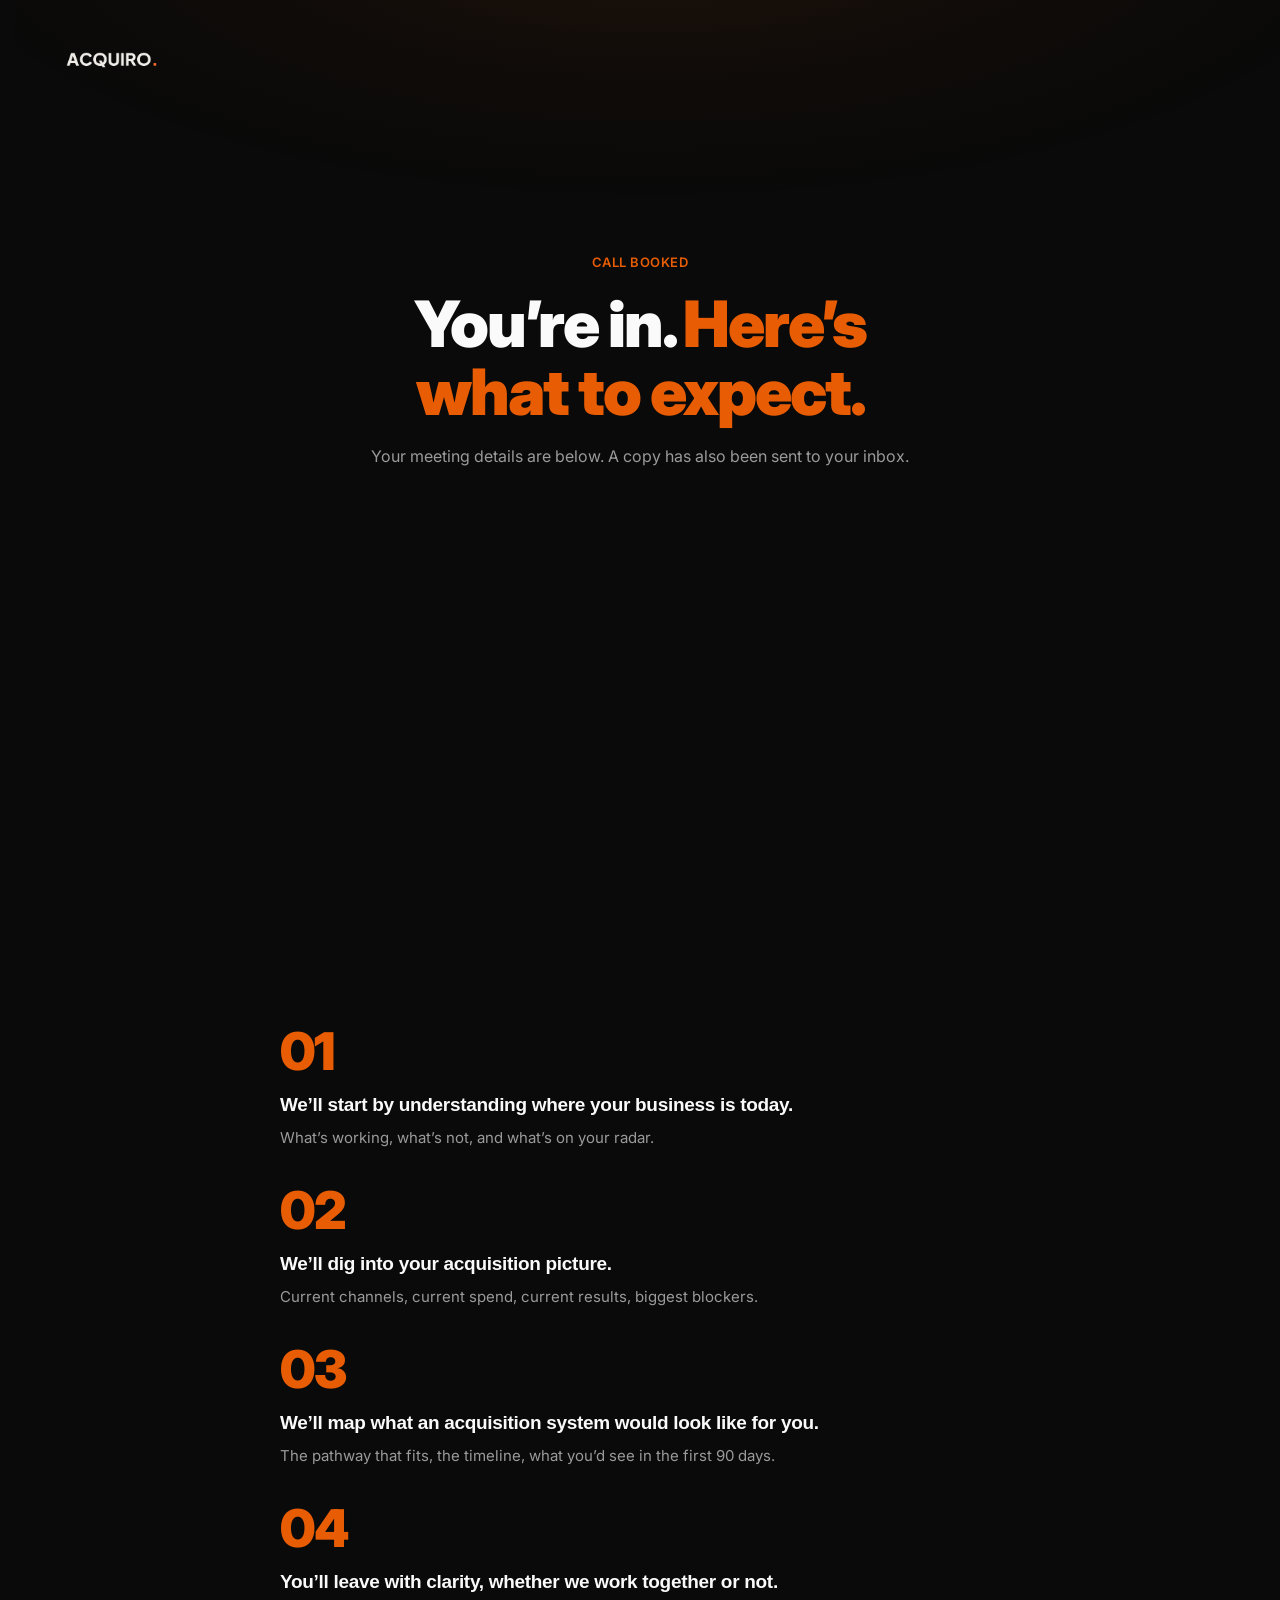
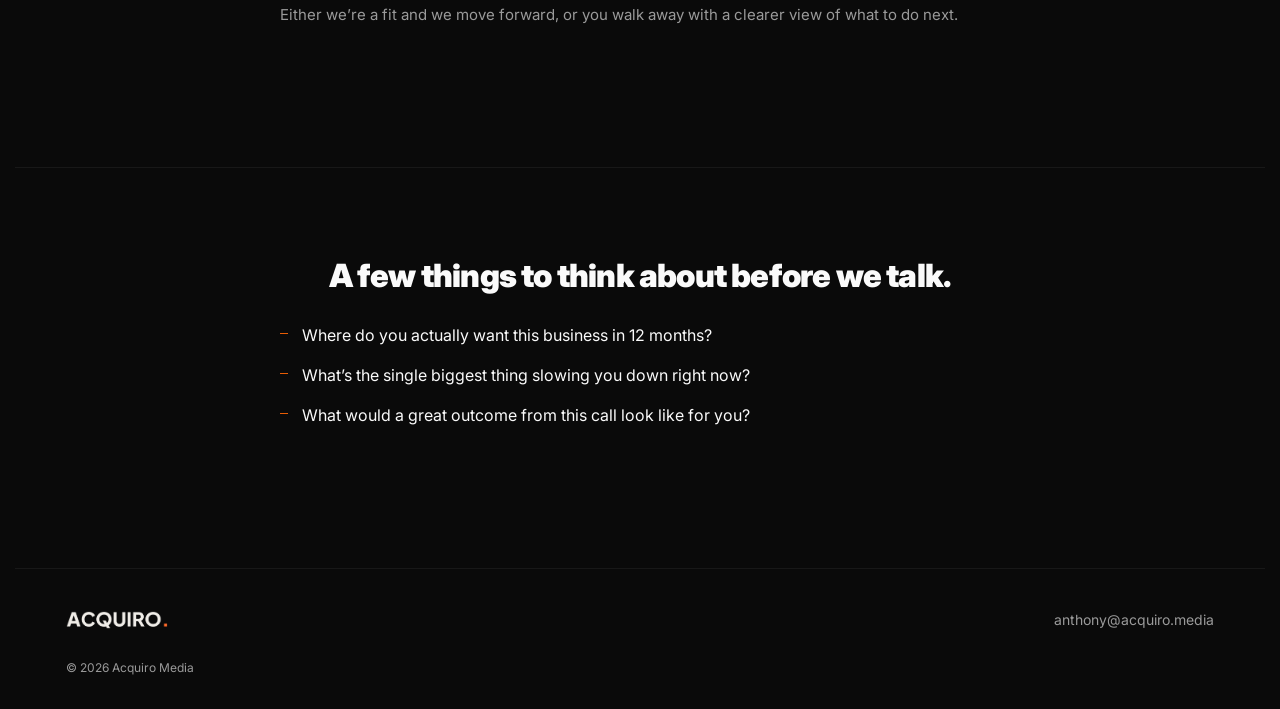
<file: booking-confirmed/index.html>
<!doctype html>
<html lang="en">
<head>
  <meta charset="utf-8" />
  <meta name="viewport" content="width=device-width, initial-scale=1, viewport-fit=cover" />
  <meta name="theme-color" content="#0A0A0A" />

  <!-- Favicon · "A." mark in brand orange. ICO is the legacy fallback,
       PNG sizes cover modern browsers, apple-touch-icon covers iOS. -->
  <link rel="icon" type="image/png" sizes="32x32" href="/assets/favicon/favicon-32.png" />
  <link rel="icon" type="image/png" sizes="16x16" href="/assets/favicon/favicon-16.png" />
  <link rel="icon" type="image/png" sizes="192x192" href="/assets/favicon/icon-192.png" />
  <link rel="apple-touch-icon" sizes="180x180" href="/assets/favicon/apple-touch-icon.png" />
  <link rel="shortcut icon" href="/assets/favicon/favicon.ico" />

  <meta property="og:type" content="website" />
  <meta property="og:title" content="You're booked · Acquiro Media" />
  <meta property="og:description" content="Your call is confirmed. Here's what to expect." />
  <meta property="og:url" content="https://acquiro.media/booking-confirmed" />
  <meta property="og:image" content="https://acquiro.media/assets/og-image.png" />
  <meta property="og:image:width" content="1200" />
  <meta property="og:image:height" content="630" />
  <meta name="twitter:card" content="summary_large_image" />
  <meta name="twitter:image" content="https://acquiro.media/assets/og-image.png" />

  <title>You're booked · Acquiro Media</title>
  <meta name="description" content="Your call is confirmed. Here's what to expect." />
  <meta name="robots" content="noindex,nofollow" />

  <link rel="preconnect" href="https://fonts.googleapis.com" />
  <link rel="preconnect" href="https://fonts.gstatic.com" crossorigin />
  <link href="https://fonts.googleapis.com/css2?family=Inter:wght@400;500;600;700;900&family=JetBrains+Mono:wght@400;500;600&display=swap" rel="stylesheet" />

  <!-- Warm the iClosed origin so the call-details widget paints fast. -->
  <link rel="preconnect" href="https://app.iclosed.io" crossorigin />

  <link rel="stylesheet" href="/styles.css?v=29" />
</head>
<body class="page-book page-confirmed">

  <header class="site-header site-header--minimal" data-state="hero">
    <div class="container site-header__inner">
      <a class="site-brand" href="/" aria-label="Acquiro Media home">
        <img src="/assets/logos/acquiro-white.png" alt="Acquiro" />
      </a>
    </div>
  </header>

  <main>

    <!-- ============================================
         Hero · confirmation moment. Name personalisation is injected
         by /booking-confirmed/confirmed.js from the iClosed redirect
         params (invitee_full_name → first name only).
         ============================================ -->
    <section class="bc-hero">
      <div class="container">
        <div class="bc-hero__inner">
          <div class="eyebrow eyebrow--no-rule">Call Booked</div>
          <h1 class="bc-hero__headline">You&rsquo;re in<span id="b-name"></span>. <span class="accent">Here&rsquo;s what to expect.</span></h1>
          <p class="bc-hero__sub">Your meeting details are below. A copy has also been sent to your inbox.</p>
        </div>
      </div>
    </section>

    <!-- ============================================
         iClosed call-details widget · auto-populates the host, time,
         time zone, and add-to-calendar buttons from the redirect URL
         params. Same widget.js script as the Lift / inline embed.
         ============================================ -->
    <section class="bc-widget-section" aria-label="Your call details">
      <div class="container">
        <div class="bc-widget">
          <!-- iClosed widget begin -->
          <div class="call-details-widget" data-url="https://app.iclosed.io/embed" style="width: 100%; height: 340px"></div>
          <script type="text/javascript" src="https://app.iclosed.io/assets/widget.js" async></script>
          <!-- iClosed widget end -->
        </div>
      </div>
    </section>

    <!-- ============================================
         What to expect · four numbered points.
         ============================================ -->
    <section class="bc-expect" aria-label="What to expect on the call">
      <div class="container">
        <ol class="bc-list">
          <li class="bc-list__item">
            <span class="bc-list__num">01</span>
            <div class="bc-list__body">
              <h3 class="bc-list__label">We&rsquo;ll start by understanding where your business is today.</h3>
              <p class="bc-list__desc">What&rsquo;s working, what&rsquo;s not, and what&rsquo;s on your radar.</p>
            </div>
          </li>
          <li class="bc-list__item">
            <span class="bc-list__num">02</span>
            <div class="bc-list__body">
              <h3 class="bc-list__label">We&rsquo;ll dig into your acquisition picture.</h3>
              <p class="bc-list__desc">Current channels, current spend, current results, biggest blockers.</p>
            </div>
          </li>
          <li class="bc-list__item">
            <span class="bc-list__num">03</span>
            <div class="bc-list__body">
              <h3 class="bc-list__label">We&rsquo;ll map what an acquisition system would look like for you.</h3>
              <p class="bc-list__desc">The pathway that fits, the timeline, what you&rsquo;d see in the first 90 days.</p>
            </div>
          </li>
          <li class="bc-list__item">
            <span class="bc-list__num">04</span>
            <div class="bc-list__body">
              <h3 class="bc-list__label">You&rsquo;ll leave with clarity, whether we work together or not.</h3>
              <p class="bc-list__desc">Either we&rsquo;re a fit and we move forward, or you walk away with a clearer view of what to do next.</p>
            </div>
          </li>
        </ol>
      </div>
    </section>

    <!-- ============================================
         Before the call · three reflection prompts.
         ============================================ -->
    <section class="bc-prep" aria-label="Before the call">
      <div class="container">
        <div class="bc-prep__inner">
          <h2 class="bc-prep__headline">A few things to think about before we talk.</h2>
          <ul class="bc-prep__list">
            <li>Where do you actually want this business in 12 months?</li>
            <li>What&rsquo;s the single biggest thing slowing you down right now?</li>
            <li>What would a great outcome from this call look like for you?</li>
          </ul>
        </div>
      </div>
    </section>

  </main>

  <footer class="bk-footer">
    <div class="container">
      <div class="bk-footer__row">
        <a class="site-brand" href="/" aria-label="Acquiro Media home">
          <img src="/assets/logos/acquiro-white.png" alt="Acquiro" style="height: 18px;" />
        </a>
        <a class="bk-footer__email" href="mailto:anthony@acquiro.media">anthony@acquiro.media</a>
      </div>
      <div class="bk-footer__base">© <span id="year">2026</span> Acquiro Media</div>
    </div>
  </footer>

  <script src="/script.js?v=7" defer></script>
  <script src="/booking-confirmed/confirmed.js?v=1" defer></script>
</body>
</html>
</file>
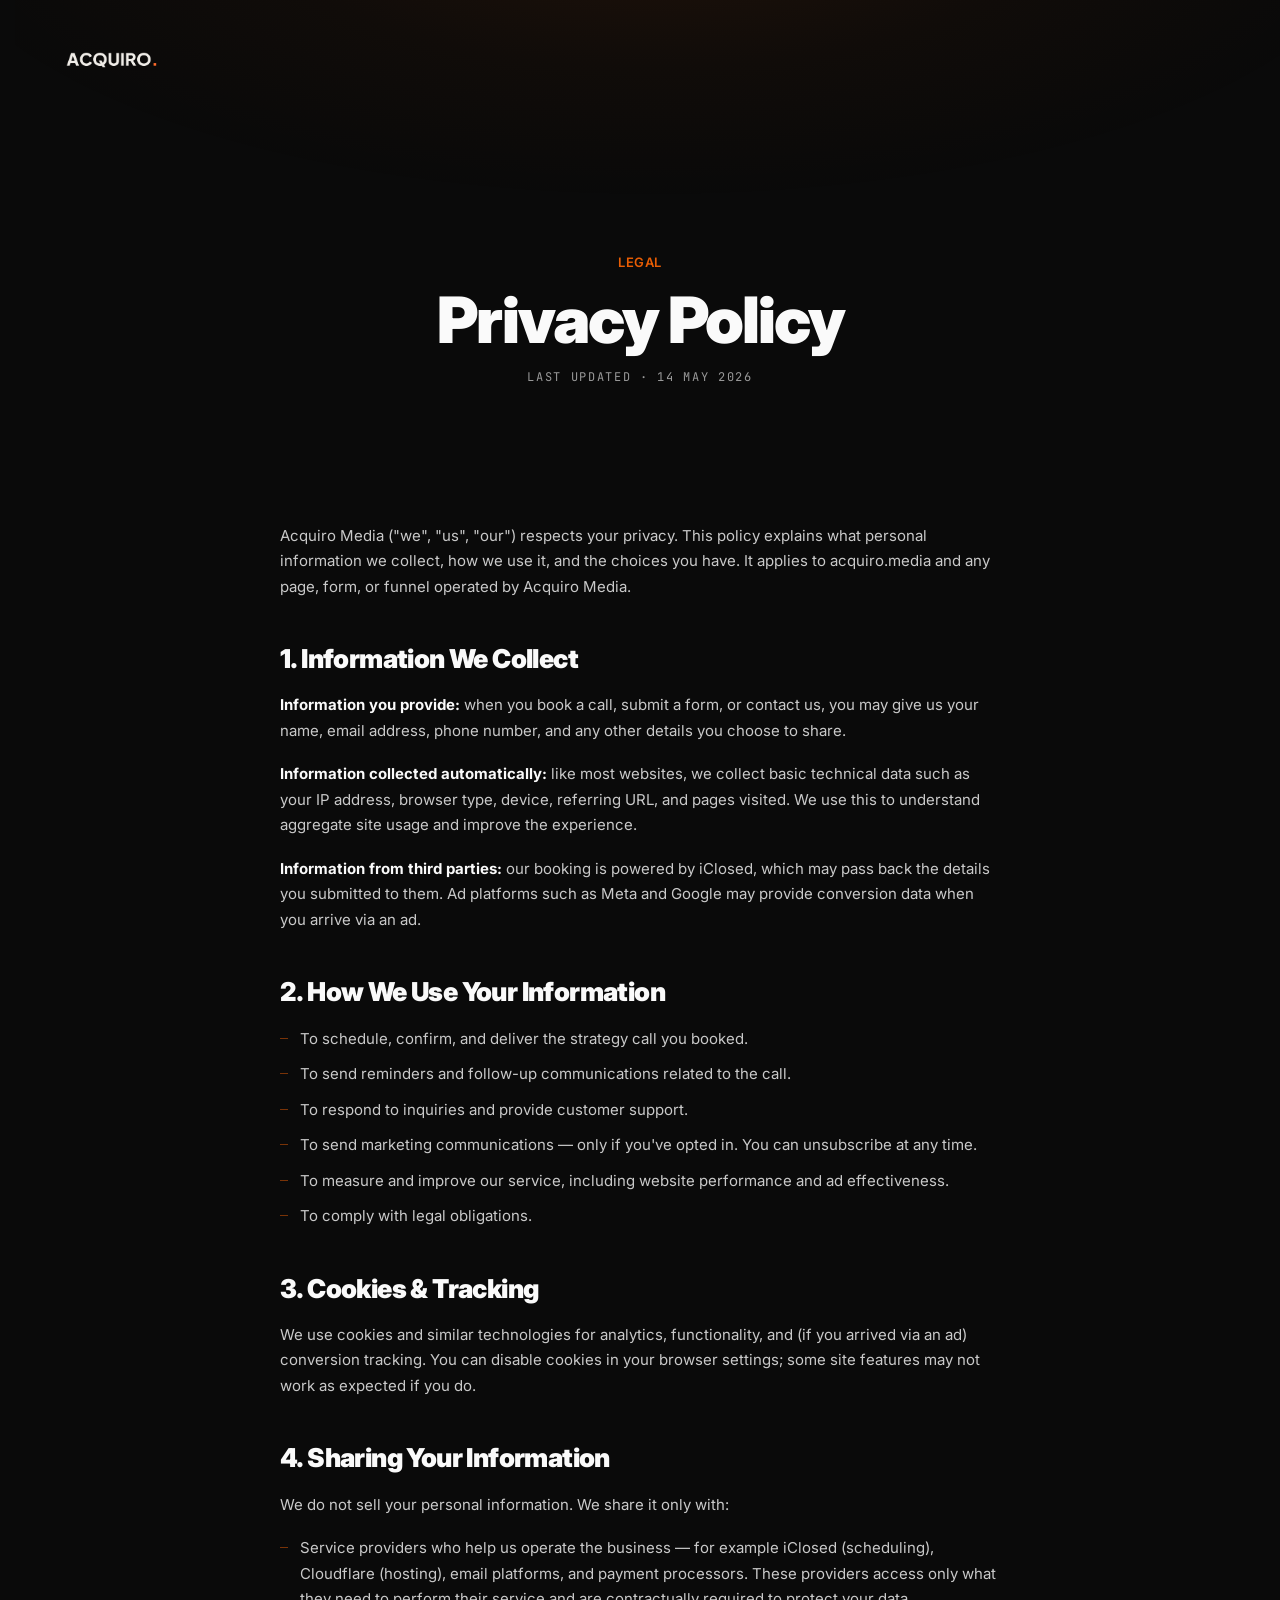
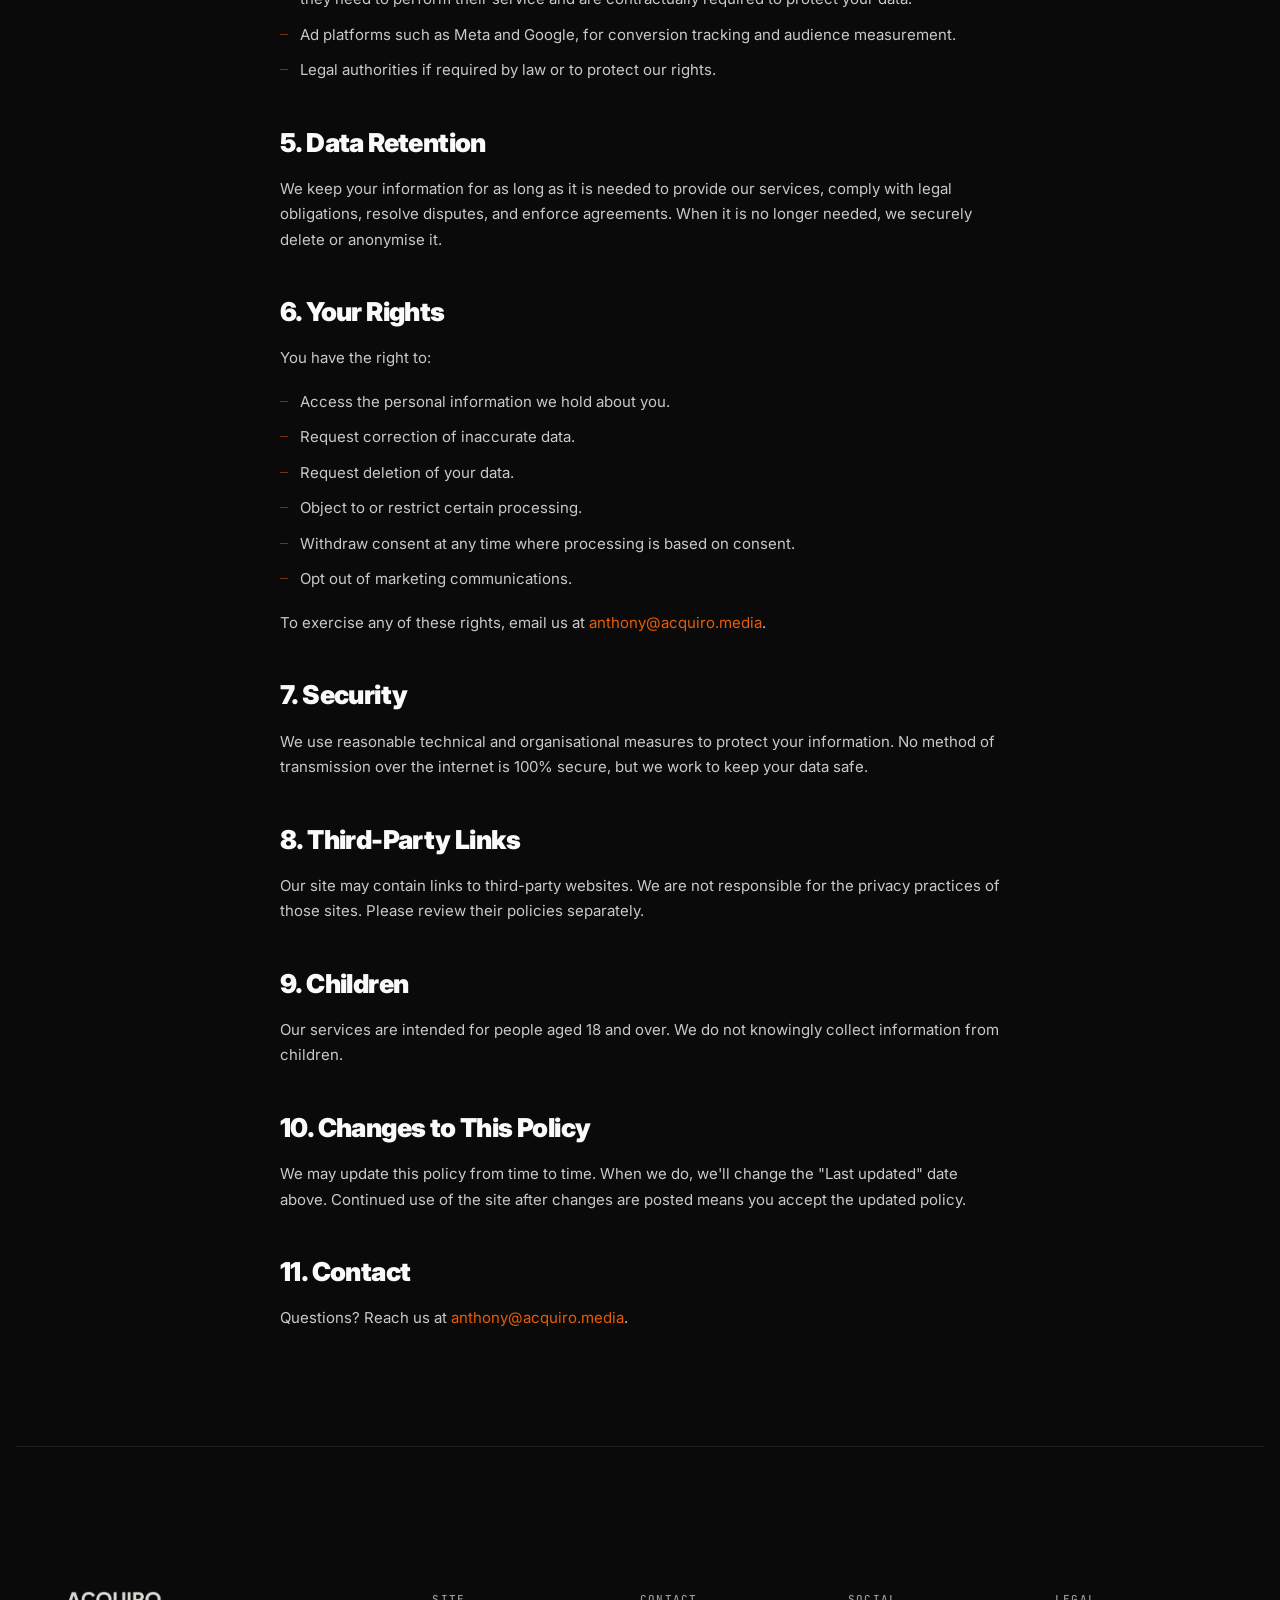
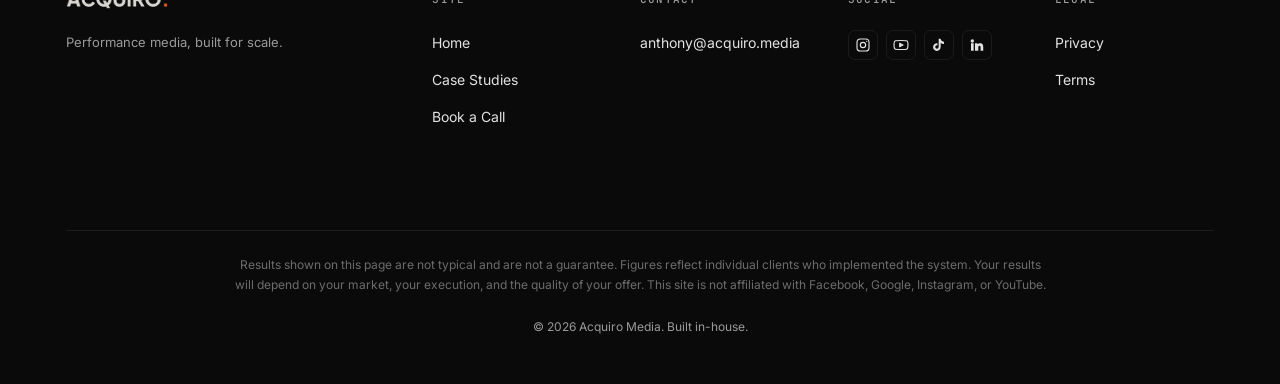
<file: privacy/index.html>
<!doctype html>
<html lang="en">
<head>
  <meta charset="utf-8" />
  <meta name="viewport" content="width=device-width, initial-scale=1, viewport-fit=cover" />
  <meta name="theme-color" content="#0A0A0A" />

  <!-- Favicon · "A." mark in brand orange. ICO is the legacy fallback,
       PNG sizes cover modern browsers, apple-touch-icon covers iOS. -->
  <link rel="icon" type="image/png" sizes="32x32" href="/assets/favicon/favicon-32.png" />
  <link rel="icon" type="image/png" sizes="16x16" href="/assets/favicon/favicon-16.png" />
  <link rel="icon" type="image/png" sizes="192x192" href="/assets/favicon/icon-192.png" />
  <link rel="apple-touch-icon" sizes="180x180" href="/assets/favicon/apple-touch-icon.png" />
  <link rel="shortcut icon" href="/assets/favicon/favicon.ico" />

  <meta property="og:type" content="website" />
  <meta property="og:title" content="Privacy Policy · Acquiro Media" />
  <meta property="og:description" content="How Acquiro Media collects, uses, and protects your personal information." />
  <meta property="og:url" content="https://acquiro.media/privacy" />
  <meta property="og:image" content="https://acquiro.media/assets/og-image.png" />
  <meta property="og:image:width" content="1200" />
  <meta property="og:image:height" content="630" />
  <meta name="twitter:card" content="summary_large_image" />
  <meta name="twitter:image" content="https://acquiro.media/assets/og-image.png" />

  <title>Privacy Policy · Acquiro Media</title>
  <meta name="description" content="How Acquiro Media collects, uses, and protects your personal information." />

  <link rel="preconnect" href="https://fonts.googleapis.com" />
  <link rel="preconnect" href="https://fonts.gstatic.com" crossorigin />
  <link href="https://fonts.googleapis.com/css2?family=Inter:wght@400;500;600;700;900&family=JetBrains+Mono:wght@400;500;600&display=swap" rel="stylesheet" />

  <link rel="stylesheet" href="/styles.css?v=16" />

  <!-- iClosed Lift Widget begin -->
  <script type="text/javascript" src="https://app.iclosed.io/assets/widget.js" data-cta-widget="Er8y9zH76J7h" async></script>
  <!-- iClosed Lift Widget end -->
</head>
<body class="page-book">

  <header class="site-header site-header--minimal" data-state="hero">
    <div class="container site-header__inner">
      <a class="site-brand" href="/" aria-label="Acquiro Media home">
        <img src="/assets/logos/acquiro-white.png" alt="Acquiro" />
      </a>
    </div>
  </header>

  <main>

    <section class="legal-hero">
      <div class="container">
        <div class="legal-hero__inner">
          <div class="eyebrow eyebrow--no-rule">Legal</div>
          <h1 class="legal-hero__headline">Privacy Policy</h1>
          <p class="legal-hero__sub">Last updated · 14 May 2026</p>
        </div>
      </div>
    </section>

    <section aria-label="Privacy policy">
      <div class="container">
        <div class="legal-content">
          <p>Acquiro Media ("we", "us", "our") respects your privacy. This policy explains what personal information we collect, how we use it, and the choices you have. It applies to acquiro.media and any page, form, or funnel operated by Acquiro Media.</p>

          <h2>1. Information We Collect</h2>
          <p><strong>Information you provide:</strong> when you book a call, submit a form, or contact us, you may give us your name, email address, phone number, and any other details you choose to share.</p>
          <p><strong>Information collected automatically:</strong> like most websites, we collect basic technical data such as your IP address, browser type, device, referring URL, and pages visited. We use this to understand aggregate site usage and improve the experience.</p>
          <p><strong>Information from third parties:</strong> our booking is powered by iClosed, which may pass back the details you submitted to them. Ad platforms such as Meta and Google may provide conversion data when you arrive via an ad.</p>

          <h2>2. How We Use Your Information</h2>
          <ul>
            <li>To schedule, confirm, and deliver the strategy call you booked.</li>
            <li>To send reminders and follow-up communications related to the call.</li>
            <li>To respond to inquiries and provide customer support.</li>
            <li>To send marketing communications &mdash; only if you've opted in. You can unsubscribe at any time.</li>
            <li>To measure and improve our service, including website performance and ad effectiveness.</li>
            <li>To comply with legal obligations.</li>
          </ul>

          <h2>3. Cookies &amp; Tracking</h2>
          <p>We use cookies and similar technologies for analytics, functionality, and (if you arrived via an ad) conversion tracking. You can disable cookies in your browser settings; some site features may not work as expected if you do.</p>

          <h2>4. Sharing Your Information</h2>
          <p>We do not sell your personal information. We share it only with:</p>
          <ul>
            <li>Service providers who help us operate the business &mdash; for example iClosed (scheduling), Cloudflare (hosting), email platforms, and payment processors. These providers access only what they need to perform their service and are contractually required to protect your data.</li>
            <li>Ad platforms such as Meta and Google, for conversion tracking and audience measurement.</li>
            <li>Legal authorities if required by law or to protect our rights.</li>
          </ul>

          <h2>5. Data Retention</h2>
          <p>We keep your information for as long as it is needed to provide our services, comply with legal obligations, resolve disputes, and enforce agreements. When it is no longer needed, we securely delete or anonymise it.</p>

          <h2>6. Your Rights</h2>
          <p>You have the right to:</p>
          <ul>
            <li>Access the personal information we hold about you.</li>
            <li>Request correction of inaccurate data.</li>
            <li>Request deletion of your data.</li>
            <li>Object to or restrict certain processing.</li>
            <li>Withdraw consent at any time where processing is based on consent.</li>
            <li>Opt out of marketing communications.</li>
          </ul>
          <p>To exercise any of these rights, email us at <a href="mailto:anthony@acquiro.media">anthony@acquiro.media</a>.</p>

          <h2>7. Security</h2>
          <p>We use reasonable technical and organisational measures to protect your information. No method of transmission over the internet is 100% secure, but we work to keep your data safe.</p>

          <h2>8. Third-Party Links</h2>
          <p>Our site may contain links to third-party websites. We are not responsible for the privacy practices of those sites. Please review their policies separately.</p>

          <h2>9. Children</h2>
          <p>Our services are intended for people aged 18 and over. We do not knowingly collect information from children.</p>

          <h2>10. Changes to This Policy</h2>
          <p>We may update this policy from time to time. When we do, we'll change the "Last updated" date above. Continued use of the site after changes are posted means you accept the updated policy.</p>

          <h2>11. Contact</h2>
          <p>Questions? Reach us at <a href="mailto:anthony@acquiro.media">anthony@acquiro.media</a>.</p>
        </div>
      </div>
    </section>

  </main>

  <footer class="site-footer">
    <div class="container">
      <div class="footer-grid">
        <div>
          <a class="site-brand" href="/"><img src="/assets/logos/acquiro-white.png" alt="Acquiro" style="height: 18px;" /></a>
          <p style="font-size: 13px; color: var(--ac-mute); margin-top: 16px; max-width: 320px; line-height: 1.55;">
            Performance media, built for scale.
          </p>
        </div>
        <div>
          <h4>Site</h4>
          <ul>
            <li><a href="/">Home</a></li>
            <li><a href="/case-studies">Case Studies</a></li>
            <li><a href="/#book-call">Book a Call</a></li>
          </ul>
        </div>
        <div>
          <h4>Contact</h4>
          <ul>
            <li><a href="mailto:anthony@acquiro.media">anthony@acquiro.media</a></li>
          </ul>
        </div>
        <div>
          <h4>Social</h4>
          <ul class="footer-social">
            <li><a href="https://instagram.com/antinthemaking" target="_blank" rel="noopener" aria-label="Instagram">
              <svg viewBox="0 0 24 24" width="20" height="20" fill="none" stroke="currentColor" stroke-width="1.7" stroke-linecap="round" stroke-linejoin="round" aria-hidden="true">
                <rect x="3" y="3" width="18" height="18" rx="5" />
                <circle cx="12" cy="12" r="4" />
                <circle cx="17.5" cy="6.5" r="1" fill="currentColor" stroke="none" />
              </svg>
            </a></li>
            <li><a href="https://youtube.com/@antinthemaking" target="_blank" rel="noopener" aria-label="YouTube">
              <svg viewBox="0 0 24 24" width="20" height="20" fill="none" stroke="currentColor" stroke-width="1.7" stroke-linecap="round" stroke-linejoin="round" aria-hidden="true">
                <path d="M22 7.5a2.6 2.6 0 0 0-1.84-1.84C18.5 5.2 12 5.2 12 5.2s-6.5 0-8.16.46A2.6 2.6 0 0 0 2 7.5 27.6 27.6 0 0 0 1.5 12 27.6 27.6 0 0 0 2 16.5a2.6 2.6 0 0 0 1.84 1.84C5.5 18.8 12 18.8 12 18.8s6.5 0 8.16-.46A2.6 2.6 0 0 0 22 16.5 27.6 27.6 0 0 0 22.5 12 27.6 27.6 0 0 0 22 7.5Z" />
                <path d="M10 9.5 15 12l-5 2.5Z" fill="currentColor" />
              </svg>
            </a></li>
            <li><a href="https://tiktok.com/@antinthemaking" target="_blank" rel="noopener" aria-label="TikTok">
              <svg viewBox="0 0 24 24" width="20" height="20" fill="currentColor" aria-hidden="true">
                <path d="M19.6 7.3a5.2 5.2 0 0 1-3.6-1.5 5.2 5.2 0 0 1-1.5-2.9V2.5h-3v12.6a2.6 2.6 0 1 1-2.6-2.6c.3 0 .5 0 .8.1V9.5a5.7 5.7 0 1 0 4.8 5.6V8.9a8 8 0 0 0 5 1.7v-3a5.5 5.5 0 0 1-.1 0Z" />
              </svg>
            </a></li>
            <li><a href="#" aria-label="LinkedIn">
              <svg viewBox="0 0 24 24" width="20" height="20" fill="currentColor" aria-hidden="true">
                <path d="M4.98 3.5a2.5 2.5 0 1 1-.02 5 2.5 2.5 0 0 1 .02-5ZM3 9.5h4v11H3v-11Zm6 0h3.83v1.5h.06A4.2 4.2 0 0 1 16.6 9.2c4.04 0 4.78 2.66 4.78 6.12V20.5h-4v-4.8c0-1.15-.02-2.62-1.6-2.62-1.6 0-1.85 1.25-1.85 2.54v4.88H9v-11Z" />
              </svg>
            </a></li>
          </ul>
        </div>
        <div>
          <h4>Legal</h4>
          <ul>
            <li><a href="/privacy">Privacy</a></li>
            <li><a href="/terms-and-conditions">Terms</a></li>
          </ul>
        </div>
      </div>

      <p class="footer-disclaimer">
        Results shown on this page are not typical and are not a guarantee. Figures reflect individual clients who implemented the system. Your results will depend on your market, your execution, and the quality of your offer. This site is not affiliated with Facebook, Google, Instagram, or YouTube.
      </p>

      <div class="footer-base">
        <span>© <span id="year">2026</span> Acquiro Media. Built in-house.</span>
      </div>
    </div>
  </footer>

  <script src="/script.js?v=7" defer></script>
</body>
</html>
</file>
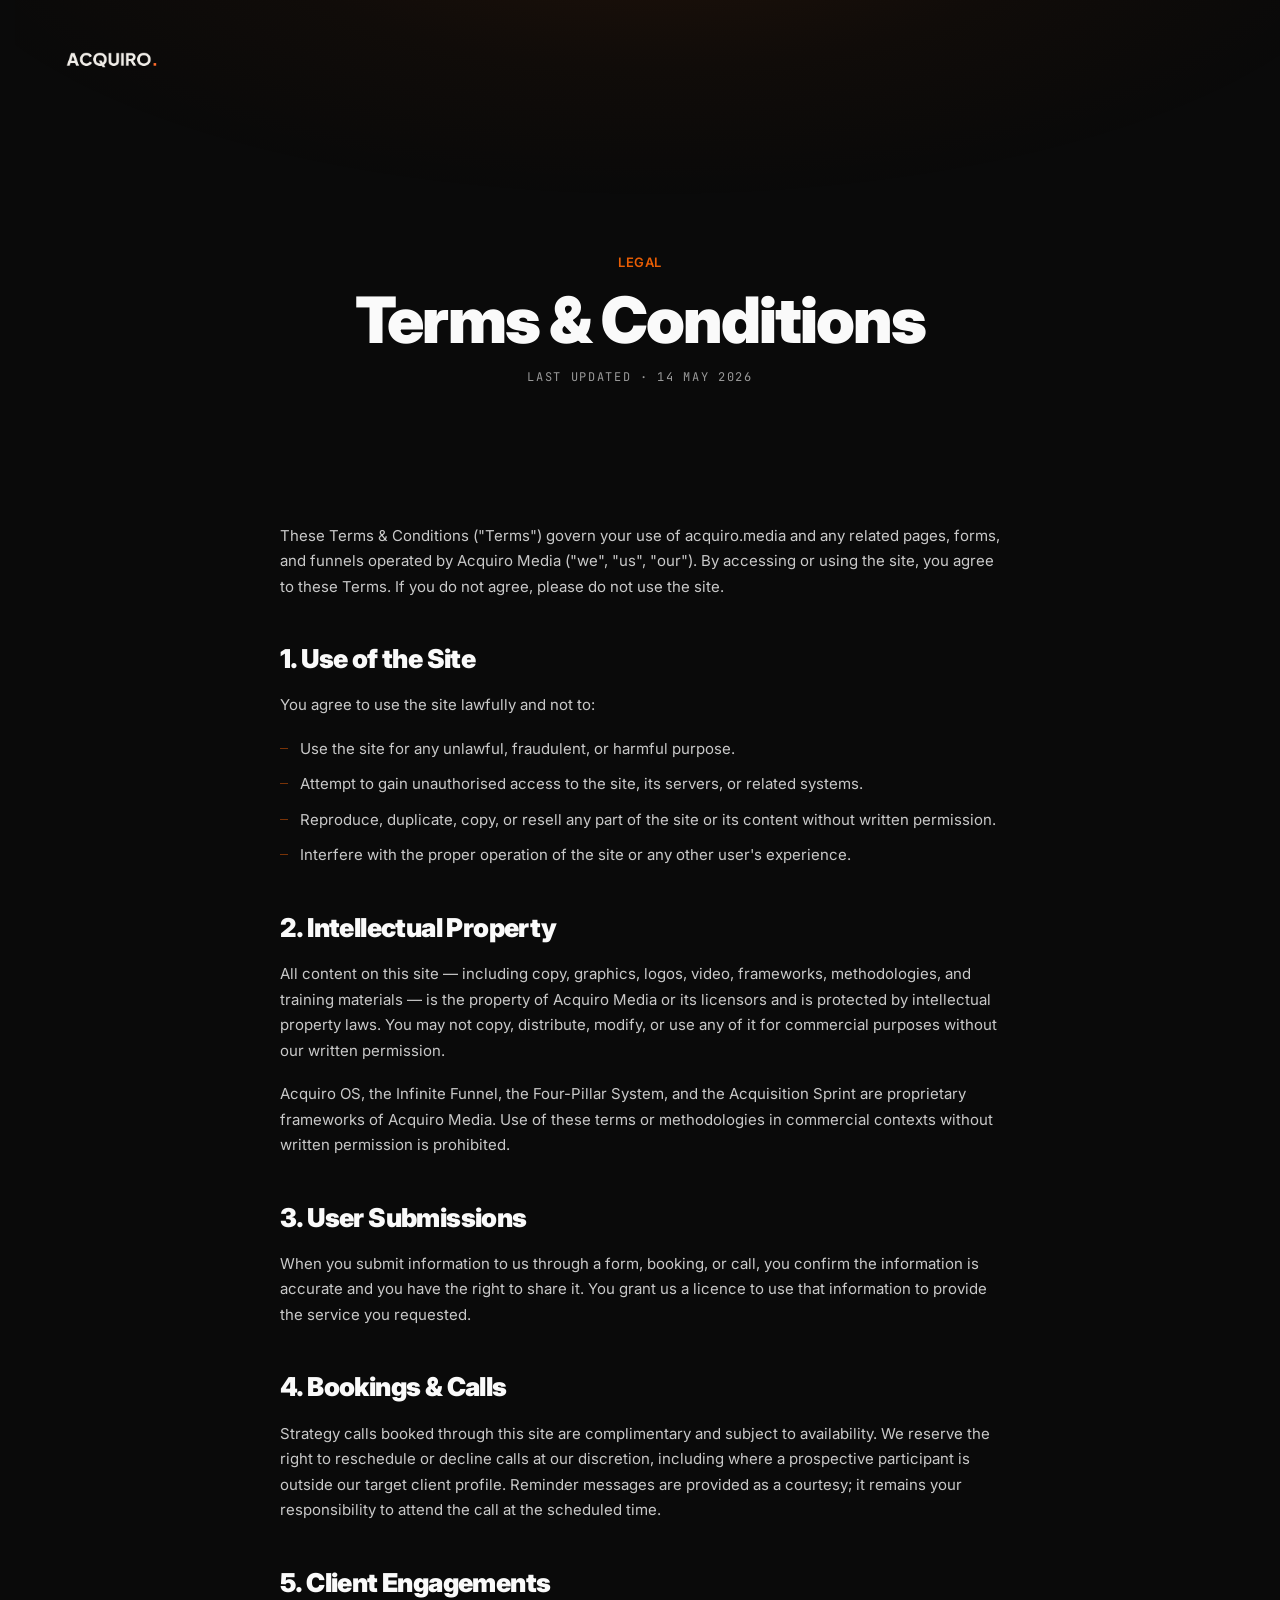
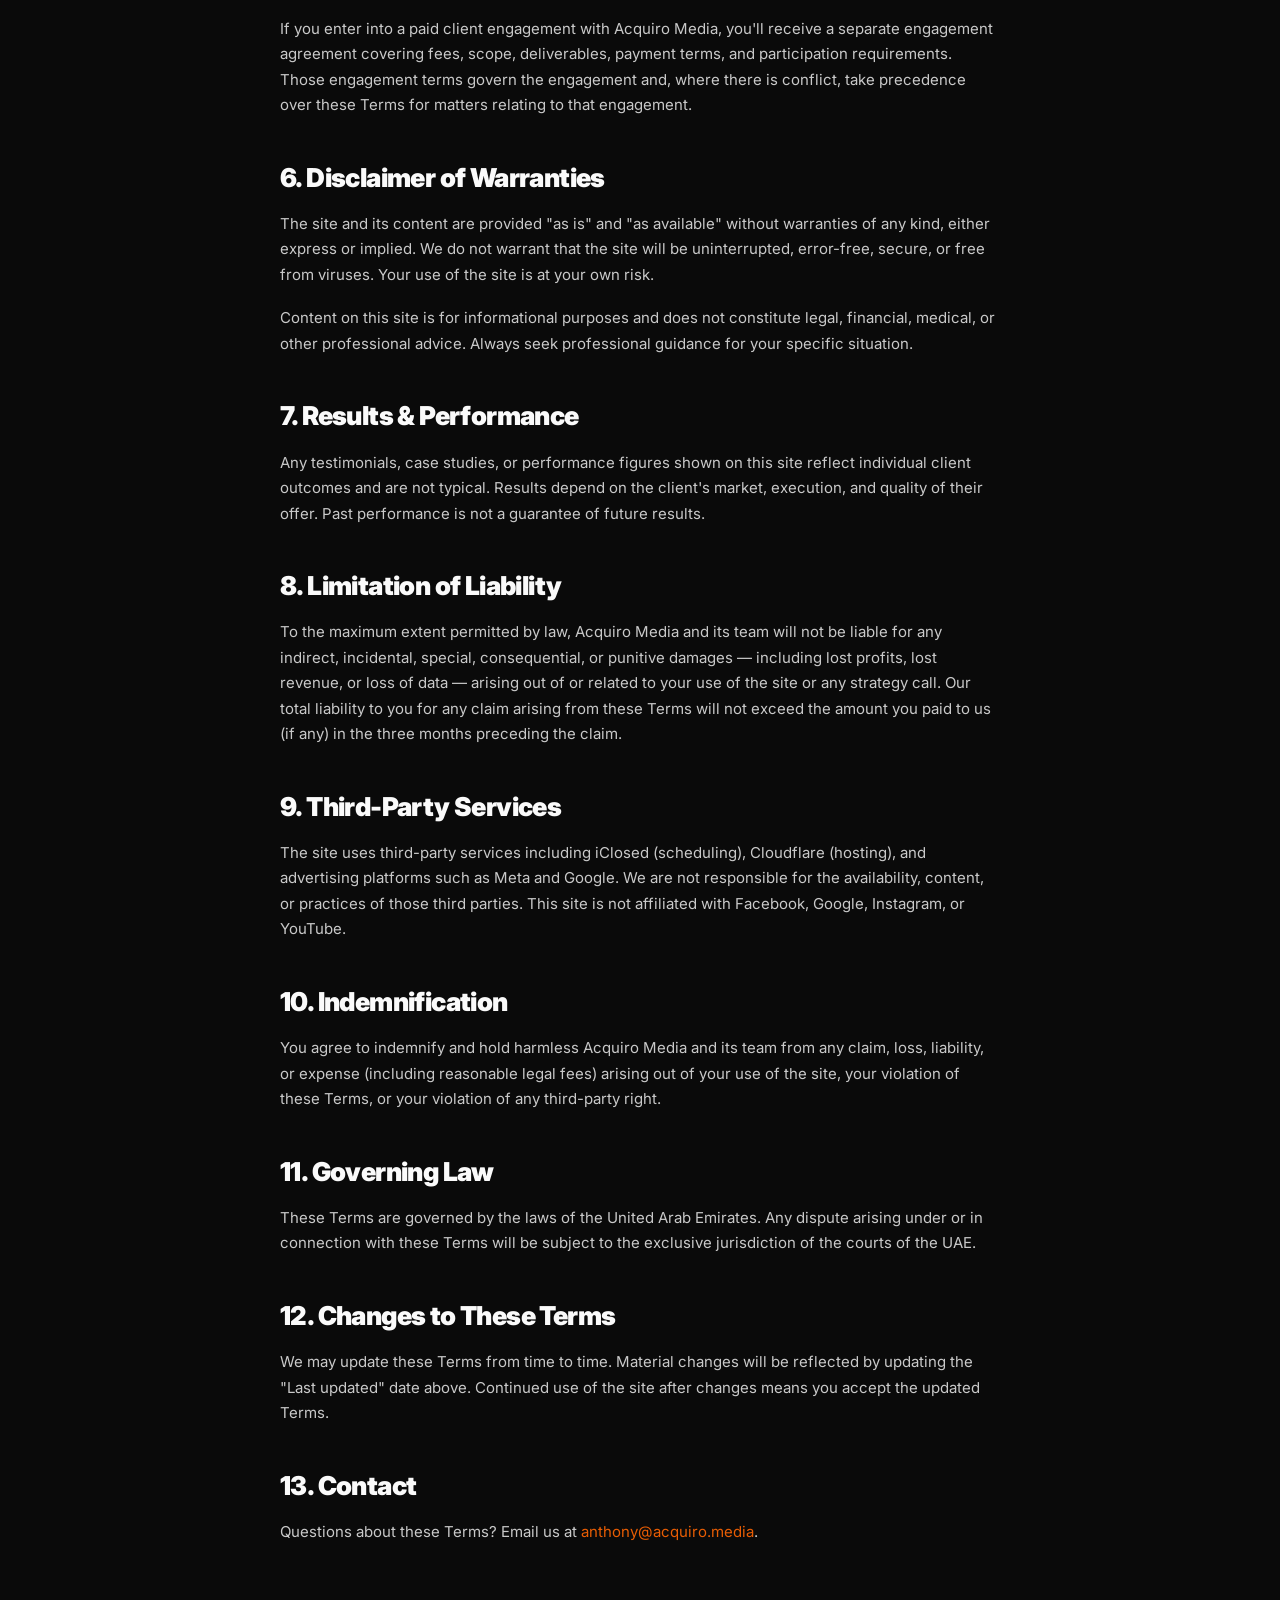
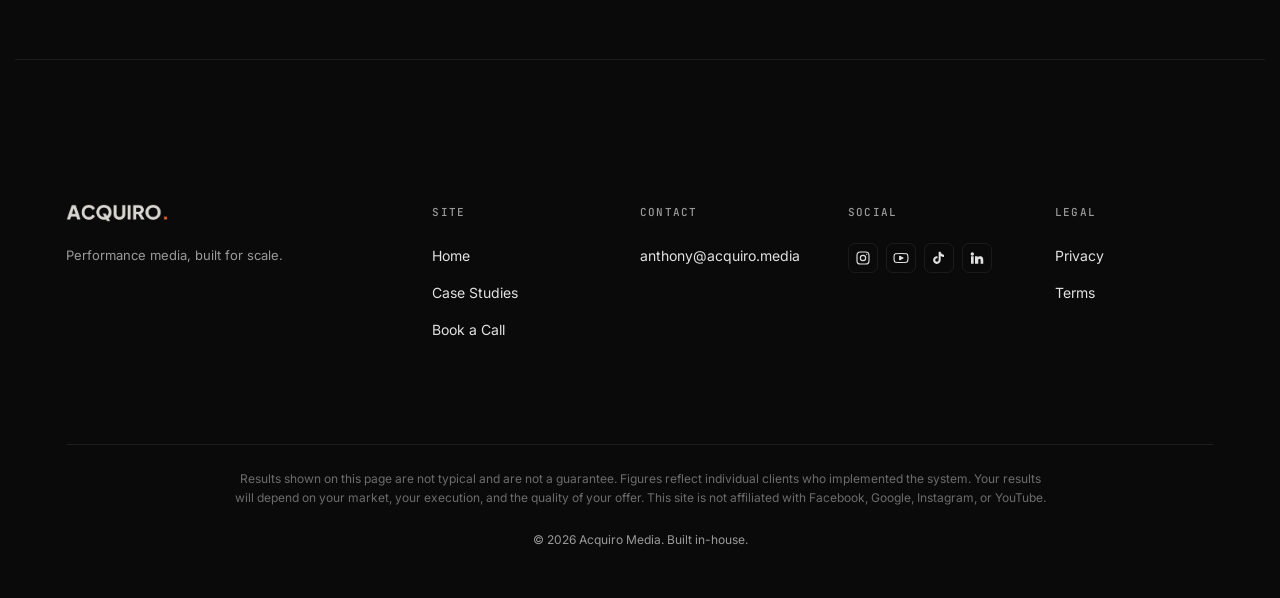
<file: terms-and-conditions/index.html>
<!doctype html>
<html lang="en">
<head>
  <meta charset="utf-8" />
  <meta name="viewport" content="width=device-width, initial-scale=1, viewport-fit=cover" />
  <meta name="theme-color" content="#0A0A0A" />

  <!-- Favicon · "A." mark in brand orange. ICO is the legacy fallback,
       PNG sizes cover modern browsers, apple-touch-icon covers iOS. -->
  <link rel="icon" type="image/png" sizes="32x32" href="/assets/favicon/favicon-32.png" />
  <link rel="icon" type="image/png" sizes="16x16" href="/assets/favicon/favicon-16.png" />
  <link rel="icon" type="image/png" sizes="192x192" href="/assets/favicon/icon-192.png" />
  <link rel="apple-touch-icon" sizes="180x180" href="/assets/favicon/apple-touch-icon.png" />
  <link rel="shortcut icon" href="/assets/favicon/favicon.ico" />

  <meta property="og:type" content="website" />
  <meta property="og:title" content="Terms & Conditions · Acquiro Media" />
  <meta property="og:description" content="The terms governing your use of acquiro.media and any related Acquiro Media pages, forms, and funnels." />
  <meta property="og:url" content="https://acquiro.media/terms-and-conditions" />
  <meta property="og:image" content="https://acquiro.media/assets/og-image.png" />
  <meta property="og:image:width" content="1200" />
  <meta property="og:image:height" content="630" />
  <meta name="twitter:card" content="summary_large_image" />
  <meta name="twitter:image" content="https://acquiro.media/assets/og-image.png" />

  <title>Terms &amp; Conditions · Acquiro Media</title>
  <meta name="description" content="The terms governing your use of acquiro.media and any related Acquiro Media pages, forms, and funnels." />

  <link rel="preconnect" href="https://fonts.googleapis.com" />
  <link rel="preconnect" href="https://fonts.gstatic.com" crossorigin />
  <link href="https://fonts.googleapis.com/css2?family=Inter:wght@400;500;600;700;900&family=JetBrains+Mono:wght@400;500;600&display=swap" rel="stylesheet" />

  <link rel="stylesheet" href="/styles.css?v=16" />

  <!-- iClosed Lift Widget begin -->
  <script type="text/javascript" src="https://app.iclosed.io/assets/widget.js" data-cta-widget="Er8y9zH76J7h" async></script>
  <!-- iClosed Lift Widget end -->
</head>
<body class="page-book">

  <header class="site-header site-header--minimal" data-state="hero">
    <div class="container site-header__inner">
      <a class="site-brand" href="/" aria-label="Acquiro Media home">
        <img src="/assets/logos/acquiro-white.png" alt="Acquiro" />
      </a>
    </div>
  </header>

  <main>

    <section class="legal-hero">
      <div class="container">
        <div class="legal-hero__inner">
          <div class="eyebrow eyebrow--no-rule">Legal</div>
          <h1 class="legal-hero__headline">Terms &amp; Conditions</h1>
          <p class="legal-hero__sub">Last updated · 14 May 2026</p>
        </div>
      </div>
    </section>

    <section aria-label="Terms and Conditions">
      <div class="container">
        <div class="legal-content">
          <p>These Terms &amp; Conditions ("Terms") govern your use of acquiro.media and any related pages, forms, and funnels operated by Acquiro Media ("we", "us", "our"). By accessing or using the site, you agree to these Terms. If you do not agree, please do not use the site.</p>

          <h2>1. Use of the Site</h2>
          <p>You agree to use the site lawfully and not to:</p>
          <ul>
            <li>Use the site for any unlawful, fraudulent, or harmful purpose.</li>
            <li>Attempt to gain unauthorised access to the site, its servers, or related systems.</li>
            <li>Reproduce, duplicate, copy, or resell any part of the site or its content without written permission.</li>
            <li>Interfere with the proper operation of the site or any other user's experience.</li>
          </ul>

          <h2>2. Intellectual Property</h2>
          <p>All content on this site &mdash; including copy, graphics, logos, video, frameworks, methodologies, and training materials &mdash; is the property of Acquiro Media or its licensors and is protected by intellectual property laws. You may not copy, distribute, modify, or use any of it for commercial purposes without our written permission.</p>
          <p>Acquiro OS, the Infinite Funnel, the Four-Pillar System, and the Acquisition Sprint are proprietary frameworks of Acquiro Media. Use of these terms or methodologies in commercial contexts without written permission is prohibited.</p>

          <h2>3. User Submissions</h2>
          <p>When you submit information to us through a form, booking, or call, you confirm the information is accurate and you have the right to share it. You grant us a licence to use that information to provide the service you requested.</p>

          <h2>4. Bookings &amp; Calls</h2>
          <p>Strategy calls booked through this site are complimentary and subject to availability. We reserve the right to reschedule or decline calls at our discretion, including where a prospective participant is outside our target client profile. Reminder messages are provided as a courtesy; it remains your responsibility to attend the call at the scheduled time.</p>

          <h2>5. Client Engagements</h2>
          <p>If you enter into a paid client engagement with Acquiro Media, you'll receive a separate engagement agreement covering fees, scope, deliverables, payment terms, and participation requirements. Those engagement terms govern the engagement and, where there is conflict, take precedence over these Terms for matters relating to that engagement.</p>

          <h2>6. Disclaimer of Warranties</h2>
          <p>The site and its content are provided "as is" and "as available" without warranties of any kind, either express or implied. We do not warrant that the site will be uninterrupted, error-free, secure, or free from viruses. Your use of the site is at your own risk.</p>
          <p>Content on this site is for informational purposes and does not constitute legal, financial, medical, or other professional advice. Always seek professional guidance for your specific situation.</p>

          <h2>7. Results &amp; Performance</h2>
          <p>Any testimonials, case studies, or performance figures shown on this site reflect individual client outcomes and are not typical. Results depend on the client's market, execution, and quality of their offer. Past performance is not a guarantee of future results.</p>

          <h2>8. Limitation of Liability</h2>
          <p>To the maximum extent permitted by law, Acquiro Media and its team will not be liable for any indirect, incidental, special, consequential, or punitive damages &mdash; including lost profits, lost revenue, or loss of data &mdash; arising out of or related to your use of the site or any strategy call. Our total liability to you for any claim arising from these Terms will not exceed the amount you paid to us (if any) in the three months preceding the claim.</p>

          <h2>9. Third-Party Services</h2>
          <p>The site uses third-party services including iClosed (scheduling), Cloudflare (hosting), and advertising platforms such as Meta and Google. We are not responsible for the availability, content, or practices of those third parties. This site is not affiliated with Facebook, Google, Instagram, or YouTube.</p>

          <h2>10. Indemnification</h2>
          <p>You agree to indemnify and hold harmless Acquiro Media and its team from any claim, loss, liability, or expense (including reasonable legal fees) arising out of your use of the site, your violation of these Terms, or your violation of any third-party right.</p>

          <h2>11. Governing Law</h2>
          <p>These Terms are governed by the laws of the United Arab Emirates. Any dispute arising under or in connection with these Terms will be subject to the exclusive jurisdiction of the courts of the UAE.</p>

          <h2>12. Changes to These Terms</h2>
          <p>We may update these Terms from time to time. Material changes will be reflected by updating the "Last updated" date above. Continued use of the site after changes means you accept the updated Terms.</p>

          <h2>13. Contact</h2>
          <p>Questions about these Terms? Email us at <a href="mailto:anthony@acquiro.media">anthony@acquiro.media</a>.</p>
        </div>
      </div>
    </section>

  </main>

  <footer class="site-footer">
    <div class="container">
      <div class="footer-grid">
        <div>
          <a class="site-brand" href="/"><img src="/assets/logos/acquiro-white.png" alt="Acquiro" style="height: 18px;" /></a>
          <p style="font-size: 13px; color: var(--ac-mute); margin-top: 16px; max-width: 320px; line-height: 1.55;">
            Performance media, built for scale.
          </p>
        </div>
        <div>
          <h4>Site</h4>
          <ul>
            <li><a href="/">Home</a></li>
            <li><a href="/case-studies">Case Studies</a></li>
            <li><a href="/#book-call">Book a Call</a></li>
          </ul>
        </div>
        <div>
          <h4>Contact</h4>
          <ul>
            <li><a href="mailto:anthony@acquiro.media">anthony@acquiro.media</a></li>
          </ul>
        </div>
        <div>
          <h4>Social</h4>
          <ul class="footer-social">
            <li><a href="https://instagram.com/antinthemaking" target="_blank" rel="noopener" aria-label="Instagram">
              <svg viewBox="0 0 24 24" width="20" height="20" fill="none" stroke="currentColor" stroke-width="1.7" stroke-linecap="round" stroke-linejoin="round" aria-hidden="true">
                <rect x="3" y="3" width="18" height="18" rx="5" />
                <circle cx="12" cy="12" r="4" />
                <circle cx="17.5" cy="6.5" r="1" fill="currentColor" stroke="none" />
              </svg>
            </a></li>
            <li><a href="https://youtube.com/@antinthemaking" target="_blank" rel="noopener" aria-label="YouTube">
              <svg viewBox="0 0 24 24" width="20" height="20" fill="none" stroke="currentColor" stroke-width="1.7" stroke-linecap="round" stroke-linejoin="round" aria-hidden="true">
                <path d="M22 7.5a2.6 2.6 0 0 0-1.84-1.84C18.5 5.2 12 5.2 12 5.2s-6.5 0-8.16.46A2.6 2.6 0 0 0 2 7.5 27.6 27.6 0 0 0 1.5 12 27.6 27.6 0 0 0 2 16.5a2.6 2.6 0 0 0 1.84 1.84C5.5 18.8 12 18.8 12 18.8s6.5 0 8.16-.46A2.6 2.6 0 0 0 22 16.5 27.6 27.6 0 0 0 22.5 12 27.6 27.6 0 0 0 22 7.5Z" />
                <path d="M10 9.5 15 12l-5 2.5Z" fill="currentColor" />
              </svg>
            </a></li>
            <li><a href="https://tiktok.com/@antinthemaking" target="_blank" rel="noopener" aria-label="TikTok">
              <svg viewBox="0 0 24 24" width="20" height="20" fill="currentColor" aria-hidden="true">
                <path d="M19.6 7.3a5.2 5.2 0 0 1-3.6-1.5 5.2 5.2 0 0 1-1.5-2.9V2.5h-3v12.6a2.6 2.6 0 1 1-2.6-2.6c.3 0 .5 0 .8.1V9.5a5.7 5.7 0 1 0 4.8 5.6V8.9a8 8 0 0 0 5 1.7v-3a5.5 5.5 0 0 1-.1 0Z" />
              </svg>
            </a></li>
            <li><a href="#" aria-label="LinkedIn">
              <svg viewBox="0 0 24 24" width="20" height="20" fill="currentColor" aria-hidden="true">
                <path d="M4.98 3.5a2.5 2.5 0 1 1-.02 5 2.5 2.5 0 0 1 .02-5ZM3 9.5h4v11H3v-11Zm6 0h3.83v1.5h.06A4.2 4.2 0 0 1 16.6 9.2c4.04 0 4.78 2.66 4.78 6.12V20.5h-4v-4.8c0-1.15-.02-2.62-1.6-2.62-1.6 0-1.85 1.25-1.85 2.54v4.88H9v-11Z" />
              </svg>
            </a></li>
          </ul>
        </div>
        <div>
          <h4>Legal</h4>
          <ul>
            <li><a href="/privacy">Privacy</a></li>
            <li><a href="/terms-and-conditions">Terms</a></li>
          </ul>
        </div>
      </div>

      <p class="footer-disclaimer">
        Results shown on this page are not typical and are not a guarantee. Figures reflect individual clients who implemented the system. Your results will depend on your market, your execution, and the quality of your offer. This site is not affiliated with Facebook, Google, Instagram, or YouTube.
      </p>

      <div class="footer-base">
        <span>© <span id="year">2026</span> Acquiro Media. Built in-house.</span>
      </div>
    </div>
  </footer>

  <script src="/script.js?v=7" defer></script>
</body>
</html>
</file>
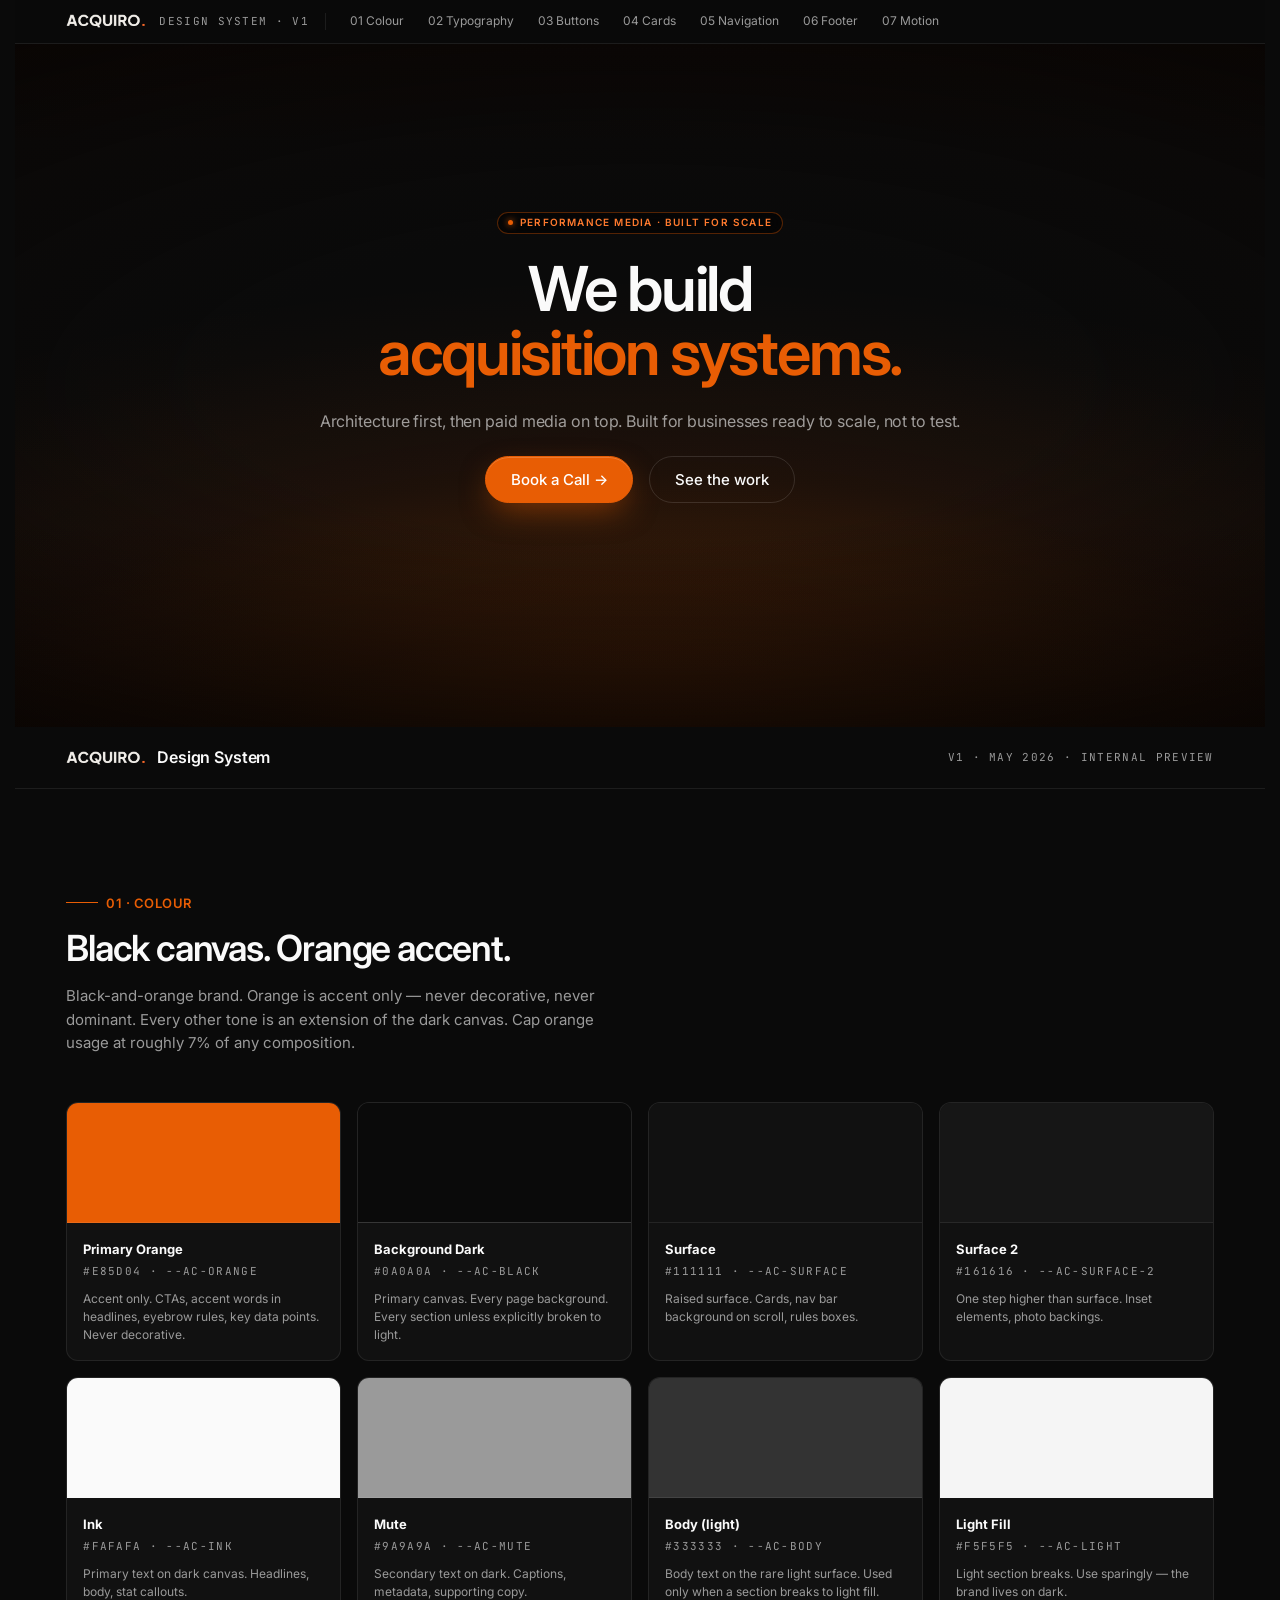
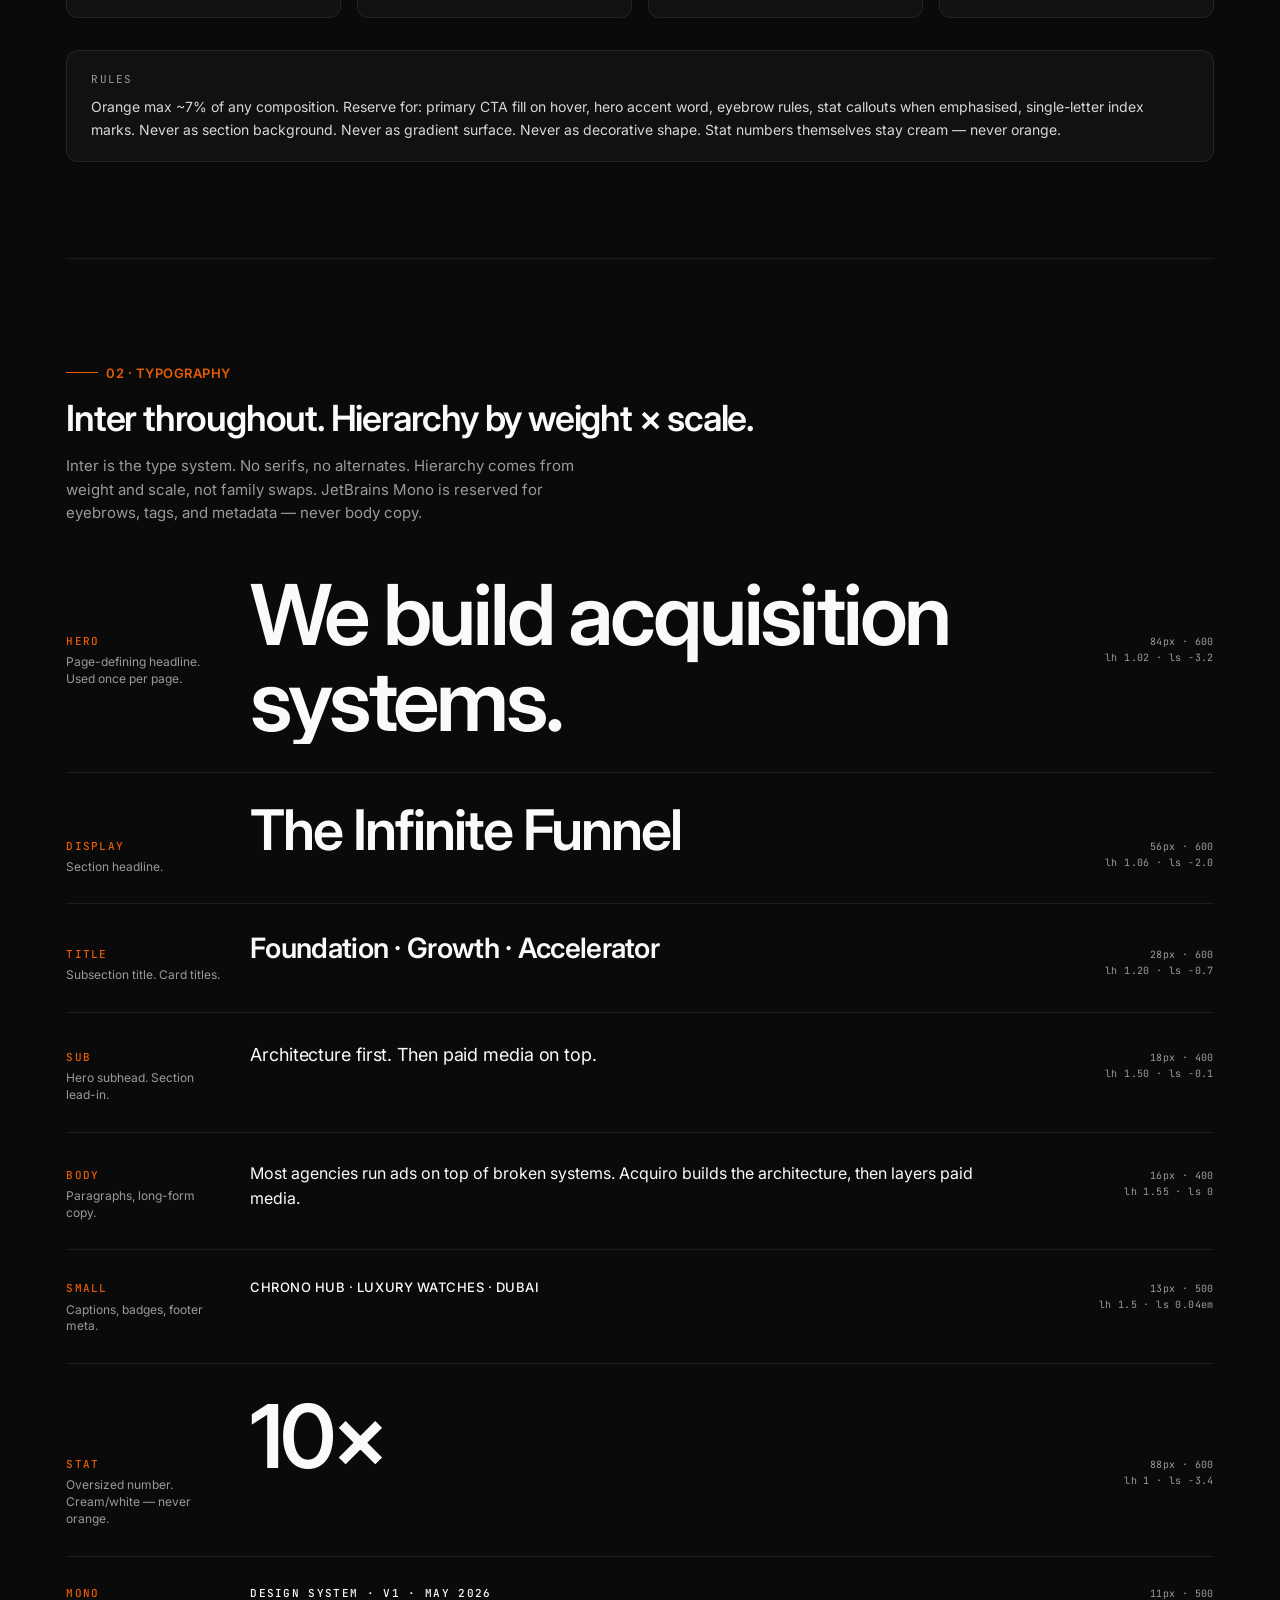
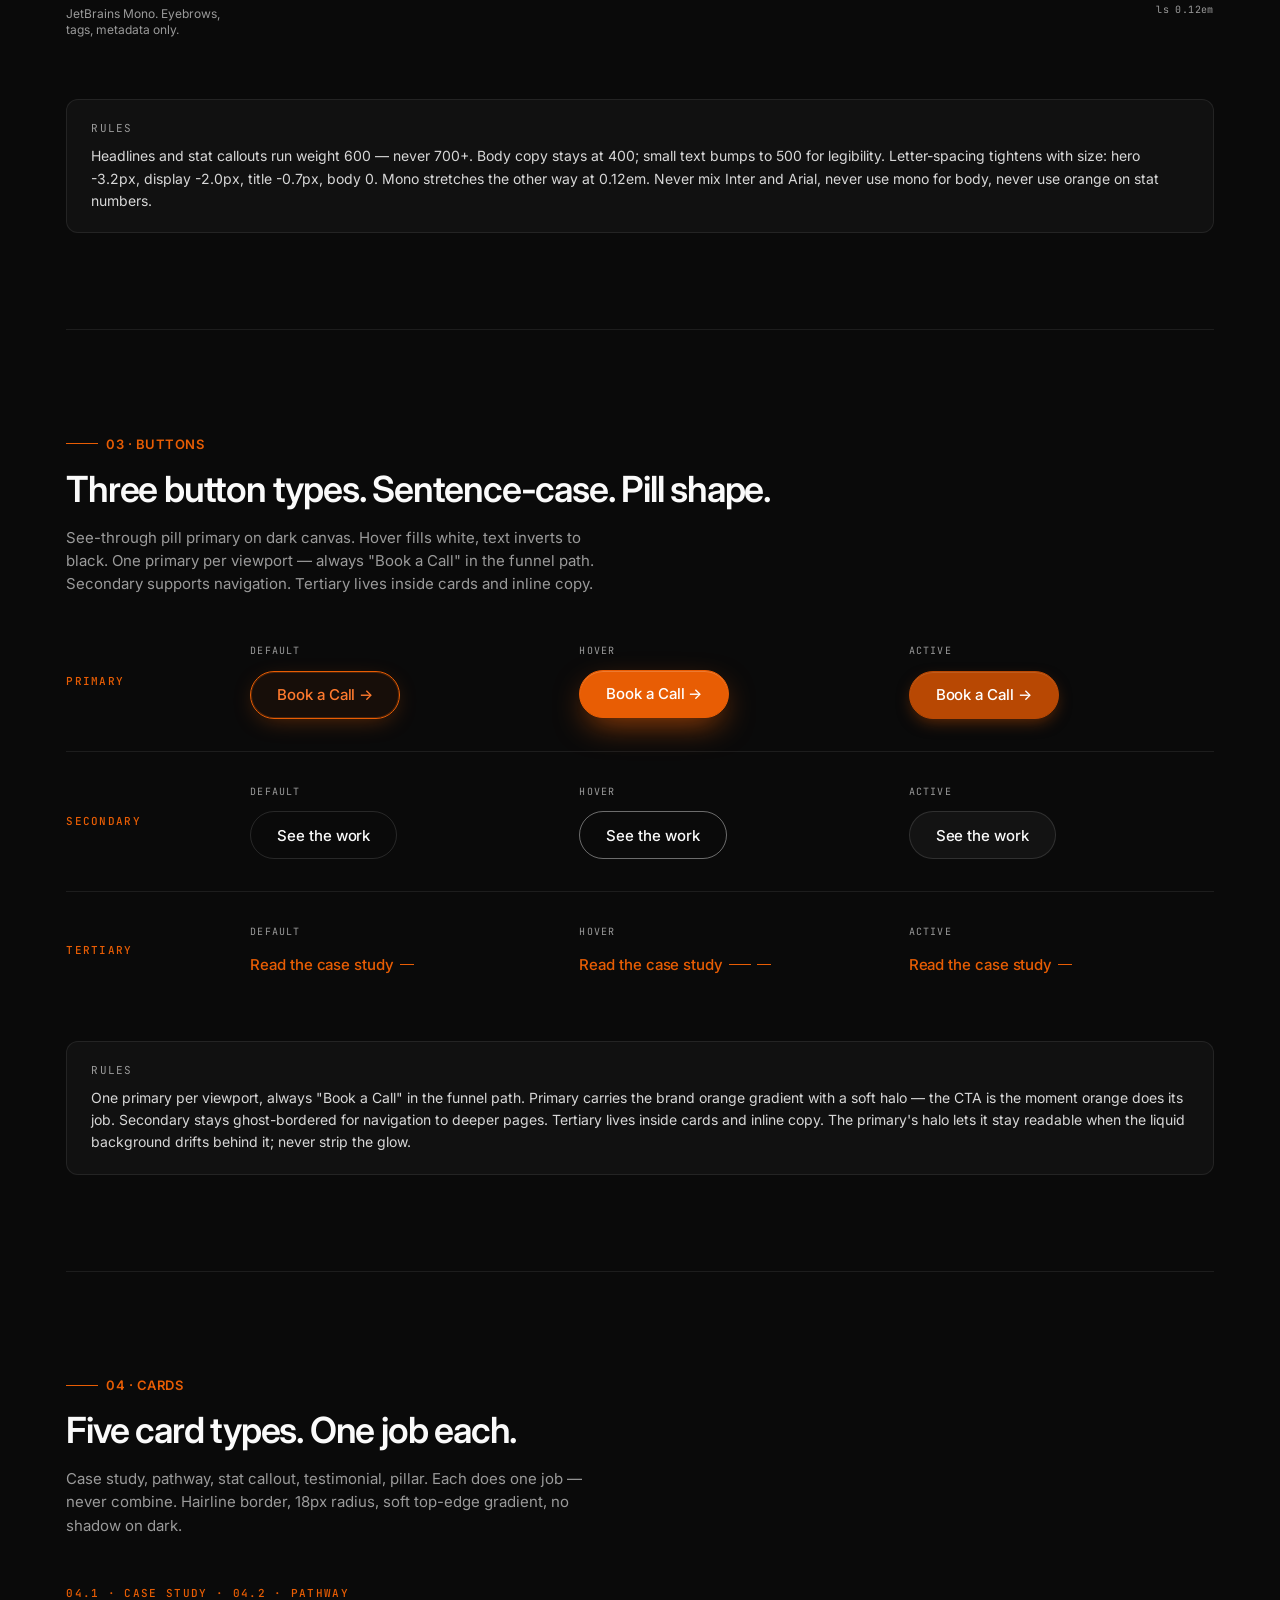
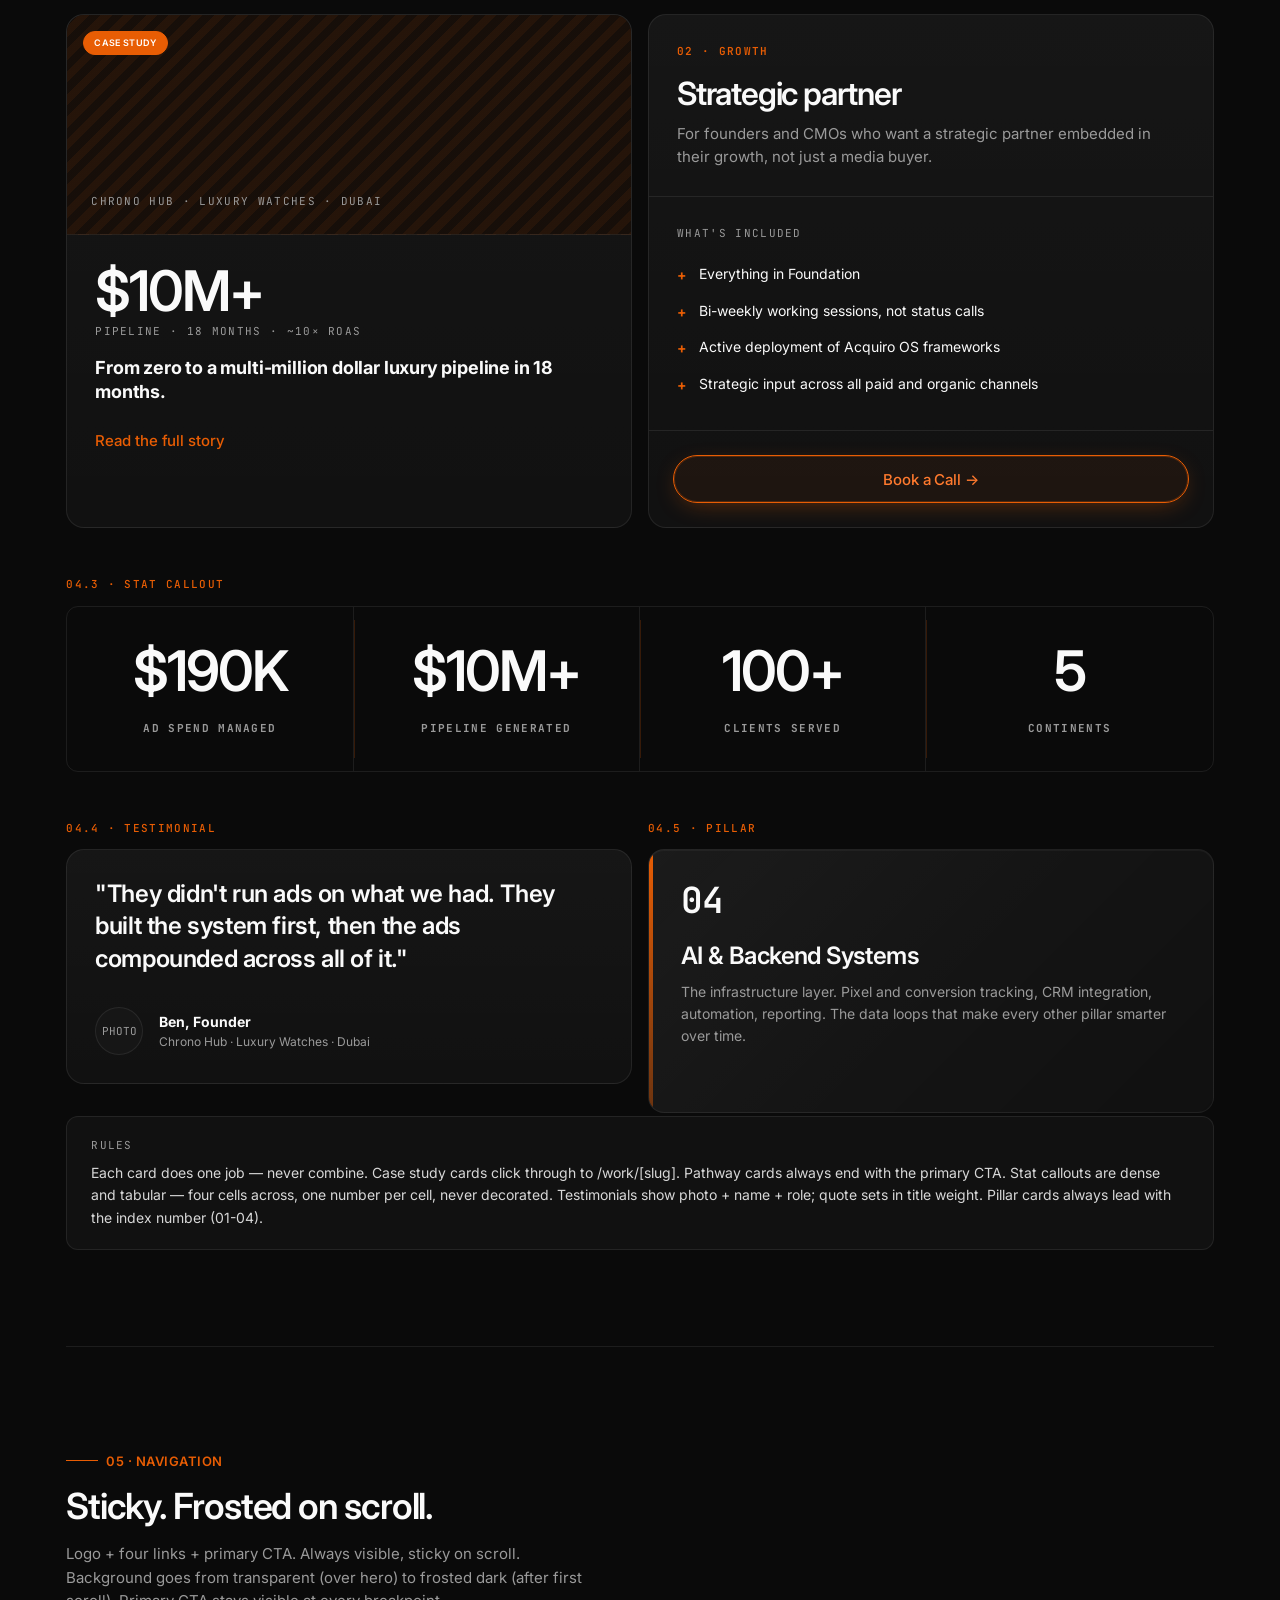
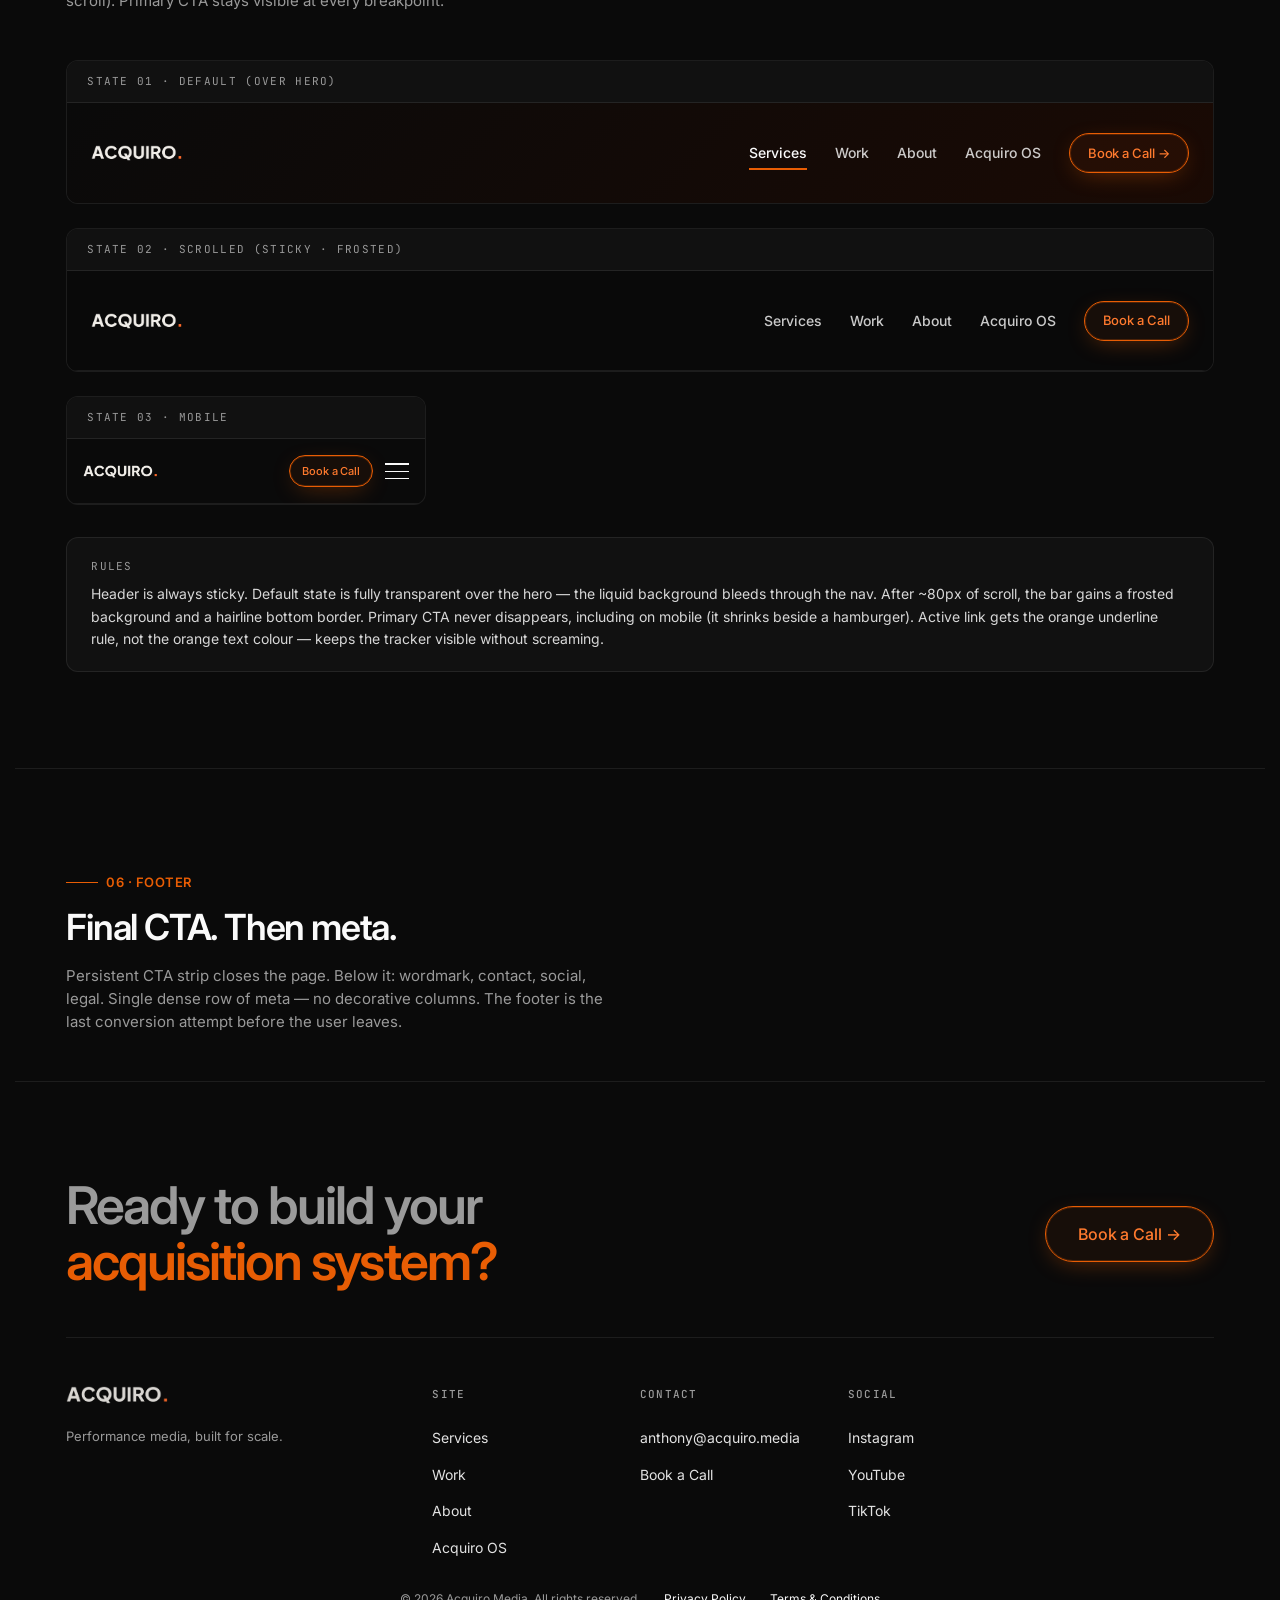
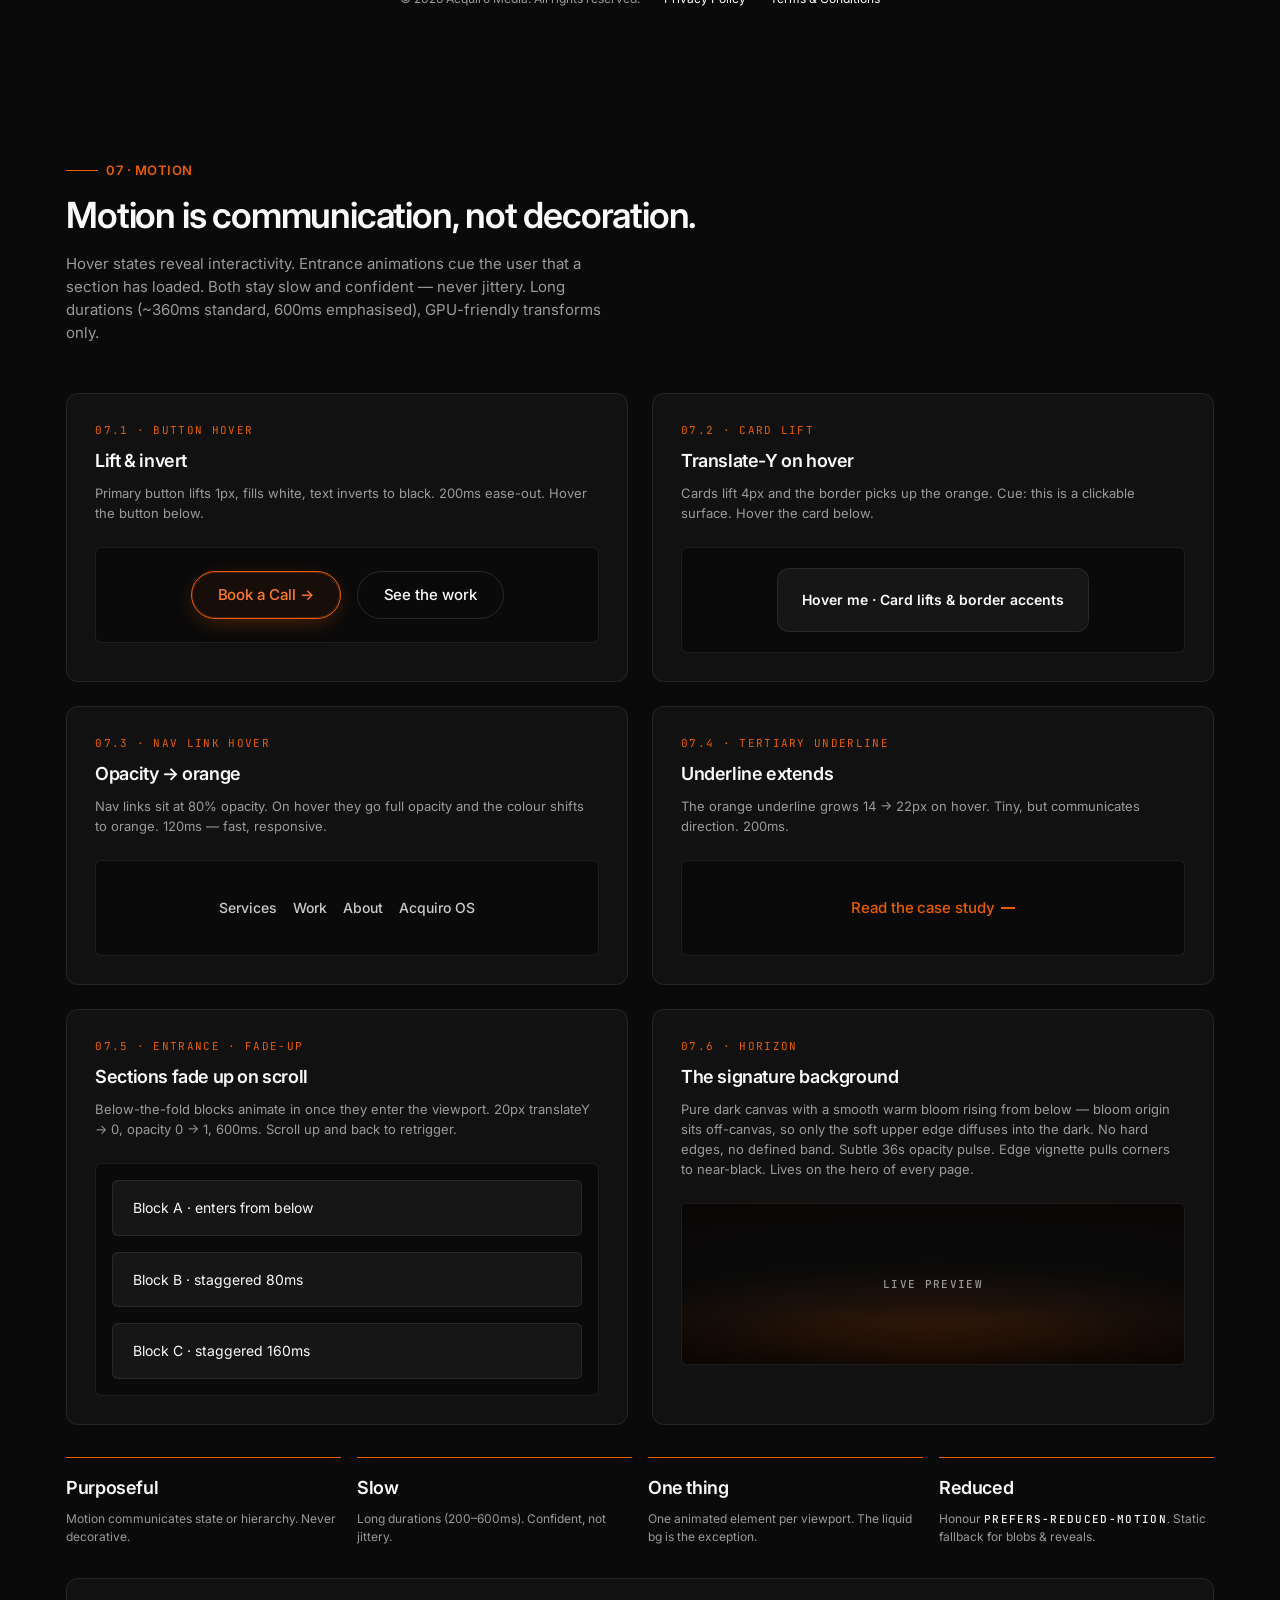
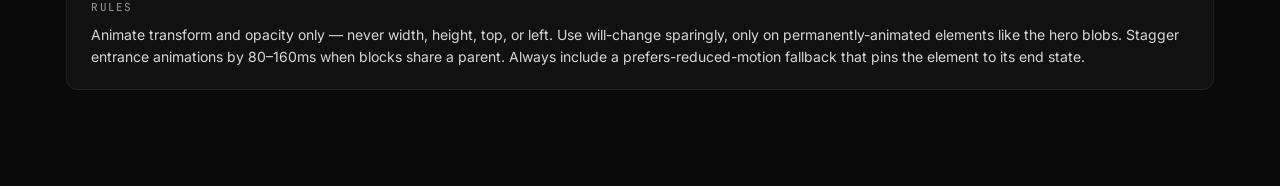
<file: design-system.html>
<!doctype html>
<html lang="en">
<head>
  <meta charset="utf-8" />
  <meta name="viewport" content="width=device-width, initial-scale=1, viewport-fit=cover" />
  <meta name="theme-color" content="#0A0A0A" />

  <!-- Favicon · "A." mark in brand orange. ICO is the legacy fallback,
       PNG sizes cover modern browsers, apple-touch-icon covers iOS. -->
  <link rel="icon" type="image/png" sizes="32x32" href="/assets/favicon/favicon-32.png" />
  <link rel="icon" type="image/png" sizes="16x16" href="/assets/favicon/favicon-16.png" />
  <link rel="icon" type="image/png" sizes="192x192" href="/assets/favicon/icon-192.png" />
  <link rel="apple-touch-icon" sizes="180x180" href="/assets/favicon/apple-touch-icon.png" />
  <link rel="shortcut icon" href="/assets/favicon/favicon.ico" />

  <meta property="og:type" content="website" />
  <meta property="og:title" content="Acquiro · Design System" />
  <meta property="og:description" content="Acquiro Media design system canvas — every component in one preview." />
  <meta property="og:url" content="https://acquiro.media/design-system" />
  <meta property="og:image" content="https://acquiro.media/assets/og-image.png" />
  <meta property="og:image:width" content="1200" />
  <meta property="og:image:height" content="630" />
  <meta name="twitter:card" content="summary_large_image" />
  <meta name="twitter:image" content="https://acquiro.media/assets/og-image.png" />
  <meta name="robots" content="noindex, nofollow" />

  <title>Acquiro · Design System</title>
  <meta name="description" content="Acquiro Media design system canvas — every component in one preview." />

  <link rel="preconnect" href="https://fonts.googleapis.com" />
  <link rel="preconnect" href="https://fonts.gstatic.com" crossorigin />
  <link href="https://fonts.googleapis.com/css2?family=Inter:wght@400;500;600;700&family=JetBrains+Mono:wght@400;500;600&display=swap" rel="stylesheet" />

  <link rel="stylesheet" href="/styles.css?v=11" />

  <style>
    /* ---------- Spec-page-only styles ---------- */

    .spec { background: var(--ac-black); }

    .spec-meta {
      display: flex;
      align-items: center;
      justify-content: space-between;
      padding: 18px var(--container-px);
      border-bottom: 1px solid var(--ac-hairline);
      gap: 16px;
      flex-wrap: wrap;
    }
    .spec-meta__title {
      font-family: var(--font-mono);
      font-size: 11px;
      letter-spacing: 0.12em;
      text-transform: uppercase;
      color: var(--ac-mute);
    }
    .spec-meta__brand {
      display: inline-flex;
      align-items: center;
      gap: 10px;
      color: var(--ac-ink);
      font-weight: 600;
      letter-spacing: -0.01em;
    }
    .spec-meta__brand img { height: 14px; }

    .spec-section {
      padding: 96px 0;
      border-top: 1px solid var(--ac-hairline);
    }
    .spec-section:first-of-type { border-top: 0; }

    .spec-header { margin-bottom: 48px; max-width: 720px; }
    .spec-header__num {
      display: inline-flex;
      align-items: center;
      gap: 8px;
      color: var(--ac-orange);
      font-family: var(--font-sans);
      font-size: 13px;
      letter-spacing: 0.04em;
      text-transform: uppercase;
      font-weight: 600;
      margin-bottom: 16px;
    }
    .spec-header__num::before {
      content: '';
      display: inline-block;
      width: 32px;
      height: 1px;
      background: var(--ac-orange);
    }
    .spec-header__title {
      font-family: var(--font-sans);
      font-weight: 600;
      font-size: 36px;
      line-height: 1.1;
      letter-spacing: -1.2px;
      color: var(--ac-ink);
      margin-bottom: 16px;
    }
    .spec-header__sub {
      font-size: 15px;
      color: var(--ac-mute);
      line-height: 1.55;
      max-width: 60ch;
    }

    /* Rules box at the end of a section */
    .spec-rules {
      margin-top: 32px;
      padding: 20px 24px;
      border: 1px solid var(--ac-hairline);
      border-radius: var(--r-md);
      background: var(--ac-surface);
    }
    .spec-rules__label {
      font-family: var(--font-mono);
      font-size: 11px;
      letter-spacing: 0.12em;
      text-transform: uppercase;
      color: var(--ac-mute);
      margin-bottom: 8px;
    }
    .spec-rules__body {
      font-size: 14px;
      line-height: 1.6;
      color: var(--ac-ink);
      opacity: 0.85;
    }

    /* ---------- Hero (top of page) ---------- */
    .ds-hero { min-height: 70vh; display: flex; align-items: center; }
    .ds-hero .hero__inner { padding: 0 var(--container-px); }

    /* ---------- 01 · Colour ---------- */
    .swatch-grid {
      display: grid;
      grid-template-columns: repeat(4, 1fr);
      gap: 16px;
    }
    @media (max-width: 960px) { .swatch-grid { grid-template-columns: repeat(2, 1fr); } }
    @media (max-width: 480px) { .swatch-grid { grid-template-columns: 1fr; } }
    .swatch {
      background: var(--ac-surface);
      border: 1px solid var(--ac-hairline);
      border-radius: var(--r-md);
      overflow: hidden;
    }
    .swatch__chip {
      height: 120px;
      border-bottom: 1px solid var(--ac-hairline);
    }
    .swatch__body { padding: 16px; }
    .swatch__name {
      font-size: 13px;
      font-weight: 700;
      color: var(--ac-ink);
      margin-bottom: 4px;
    }
    .swatch__hex {
      font-family: var(--font-mono);
      font-size: 11px;
      letter-spacing: 0.12em;
      text-transform: uppercase;
      color: var(--ac-mute);
      margin-bottom: 10px;
    }
    .swatch__role {
      font-size: 12px;
      color: var(--ac-mute);
      line-height: 1.5;
    }

    /* ---------- 02 · Typography ---------- */
    .type-row {
      display: grid;
      grid-template-columns: 160px 1fr 200px;
      gap: 24px;
      align-items: baseline;
      padding: 28px 0;
      border-top: 1px solid var(--ac-hairline);
    }
    .type-row:first-of-type { border-top: 0; padding-top: 0; }
    .type-row__label {
      font-family: var(--font-mono);
      font-size: 11px;
      letter-spacing: 0.12em;
      text-transform: uppercase;
      color: var(--ac-orange);
      font-weight: 500;
    }
    .type-row__sub {
      font-size: 12px;
      color: var(--ac-mute);
      margin-top: 4px;
      line-height: 1.4;
    }
    .type-row__sample {
      color: var(--ac-ink);
      overflow: hidden;
    }
    .type-row__meta {
      font-family: var(--font-mono);
      font-size: 10px;
      letter-spacing: 0.04em;
      color: var(--ac-mute);
      text-align: right;
      line-height: 1.6;
    }
    @media (max-width: 760px) {
      .type-row {
        grid-template-columns: 1fr;
        gap: 8px;
      }
      .type-row__meta { text-align: left; }
    }

    /* ---------- 03 · Buttons ---------- */
    .btn-row {
      display: grid;
      grid-template-columns: 160px repeat(3, 1fr);
      gap: 24px;
      align-items: center;
      padding: 32px 0;
      border-top: 1px solid var(--ac-hairline);
    }
    .btn-row:first-of-type { border-top: 0; padding-top: 0; }
    .btn-row__label {
      font-family: var(--font-mono);
      font-size: 11px;
      letter-spacing: 0.12em;
      text-transform: uppercase;
      color: var(--ac-orange);
      font-weight: 500;
    }
    .btn-row__state {
      font-family: var(--font-mono);
      font-size: 10px;
      letter-spacing: 0.12em;
      text-transform: uppercase;
      color: var(--ac-mute);
      margin-bottom: 12px;
    }
    @media (max-width: 760px) {
      .btn-row { grid-template-columns: 1fr; gap: 16px; }
    }

    /* ---------- 04 · Cards ---------- */
    .cards-grid {
      display: grid;
      grid-template-columns: 1fr 1fr;
      gap: 16px;
    }
    @media (max-width: 800px) { .cards-grid { grid-template-columns: 1fr; } }

    .stat-strip {
      display: grid;
      grid-template-columns: repeat(4, 1fr);
      border: 1px solid var(--ac-hairline);
      border-radius: var(--r-md);
      overflow: hidden;
    }
    .stat-cell { padding: 36px; border-right: 1px solid var(--ac-hairline); }
    .stat-cell:last-child { border-right: 0; }
    .stat-cell__num {
      font-family: var(--font-sans);
      font-weight: 600;
      font-size: 56px;
      line-height: 1;
      letter-spacing: -2px;
      color: var(--ac-ink);
      margin-bottom: 8px;
    }
    .stat-cell__label {
      font-family: var(--font-mono);
      font-size: 11px;
      letter-spacing: 0.12em;
      text-transform: uppercase;
      color: var(--ac-mute);
    }
    @media (max-width: 800px) {
      .stat-strip { grid-template-columns: 1fr 1fr; }
      .stat-cell { border-right: 0; border-bottom: 1px solid var(--ac-hairline); }
      .stat-cell:nth-child(2n) { border-right: 0; }
      .stat-cell:nth-child(odd) { border-right: 1px solid var(--ac-hairline); }
    }

    /* Case study card */
    .cs-card {
      padding: 0;
      overflow: hidden;
      display: block;
      color: inherit;
      cursor: pointer;
      transition: border-color var(--d-2) var(--ease-out), transform var(--d-2) var(--ease-out);
    }
    .cs-card:hover {
      transform: translateY(-2px);
      border-color: var(--ac-hairline-3);
    }
    .cs-card__media {
      height: 220px;
      background:
        repeating-linear-gradient(135deg,
          rgba(232, 93, 4, 0.06) 0 8px,
          rgba(232, 93, 4, 0.12) 8px 16px),
        var(--ac-black);
      display: flex;
      flex-direction: column;
      justify-content: flex-end;
      padding: 24px;
      border-bottom: 1px solid var(--ac-hairline);
      position: relative;
    }
    .cs-card__tag { position: absolute; top: 16px; left: 16px; }
    .cs-card__meta {
      font-family: var(--font-mono);
      font-size: 11px;
      letter-spacing: 0.12em;
      text-transform: uppercase;
      color: var(--ac-mute);
    }
    .cs-card__body { padding: 28px; }
    .cs-card__stat { font-size: 56px; line-height: 1; letter-spacing: -2px; font-weight: 600; color: var(--ac-ink); margin-bottom: 4px; }
    .cs-card__sub  { font-family: var(--font-mono); font-size: 11px; letter-spacing: 0.12em; text-transform: uppercase; color: var(--ac-mute); margin-bottom: 16px; }
    .cs-card__head { font-size: 18px; font-weight: 700; line-height: 1.35; margin-bottom: 24px; color: var(--ac-ink); }

    /* Pathway card */
    .pw-card {
      padding: 0;
      display: flex;
      flex-direction: column;
    }
    .pw-card__top { padding: 28px 28px 0; }
    .pw-card__num {
      font-family: var(--font-mono);
      font-size: 11px;
      letter-spacing: 0.12em;
      text-transform: uppercase;
      color: var(--ac-orange);
      font-weight: 600;
      margin-bottom: 16px;
    }
    .pw-card__title {
      font-size: 32px;
      font-weight: 600;
      letter-spacing: -1.2px;
      line-height: 1.1;
      margin-bottom: 12px;
    }
    .pw-card__desc {
      font-size: 15px;
      color: var(--ac-mute);
      line-height: 1.5;
      margin-bottom: 28px;
    }
    .pw-card__list { padding: 28px; flex: 1; }
    .pw-card__list-label {
      font-family: var(--font-mono);
      font-size: 11px;
      letter-spacing: 0.12em;
      text-transform: uppercase;
      color: var(--ac-mute);
      margin-bottom: 14px;
    }
    .pw-card__item {
      display: flex;
      gap: 12px;
      padding: 8px 0;
      font-size: 14px;
      line-height: 1.4;
    }
    .pw-card__plus { color: var(--ac-orange); font-weight: 700; margin-top: 1px; }
    .pw-card__cta { padding: 24px; }

    /* Testimonial */
    .test-card__quote {
      font-size: 24px;
      font-weight: 600;
      line-height: 1.35;
      letter-spacing: -0.4px;
      margin-bottom: 32px;
      color: var(--ac-ink);
    }
    .test-card__attribution { display: flex; align-items: center; gap: 16px; }
    .test-card__photo {
      width: 48px;
      height: 48px;
      background: var(--ac-surface-2);
      border: 1px solid var(--ac-hairline);
      border-radius: 50%;
      display: flex;
      align-items: center;
      justify-content: center;
      color: var(--ac-mute);
      font-size: 11px;
      font-family: var(--font-mono);
    }
    .test-card__name { font-size: 14px; font-weight: 700; color: var(--ac-ink); }
    .test-card__role { font-size: 12px; color: var(--ac-mute); }

    /* Pillar */
    .pillar-card { height: 100%; }
    .pillar-card__num {
      font-size: 36px;
      font-weight: 600;
      letter-spacing: -1.4px;
      color: var(--ac-ink);
      margin-bottom: 24px;
      line-height: 1;
    }
    .pillar-card__title {
      font-size: 24px;
      font-weight: 600;
      letter-spacing: -0.6px;
      line-height: 1.15;
      margin-bottom: 12px;
    }
    .pillar-card__body { font-size: 14px; line-height: 1.55; color: var(--ac-mute); }

    /* ---------- 05 · Navigation demos ---------- */
    .nav-demo {
      border: 1px solid var(--ac-hairline);
      border-radius: var(--r-md);
      overflow: hidden;
      margin-bottom: 24px;
      background: var(--ac-black);
    }
    .nav-demo__label {
      padding: 12px 20px;
      font-family: var(--font-mono);
      font-size: 11px;
      letter-spacing: 0.12em;
      text-transform: uppercase;
      color: var(--ac-mute);
      border-bottom: 1px solid var(--ac-hairline);
      background: var(--ac-surface);
    }
    .nav-demo__frame {
      padding: 24px;
      min-height: 100px;
      display: flex;
      align-items: center;
      position: relative;
    }
    .nav-demo__frame--hero {
      background: linear-gradient(135deg, var(--ac-black) 0%, #1a0a04 100%);
    }
    .nav-demo__frame--scrolled {
      background: rgba(10, 10, 10, 0.85);
      -webkit-backdrop-filter: blur(12px);
      backdrop-filter: blur(12px);
    }
    .nav-demo__inner {
      display: flex;
      align-items: center;
      justify-content: space-between;
      width: 100%;
    }
    .nav-demo__inner img { height: 16px; }
    .nav-demo__links {
      display: flex;
      align-items: center;
      gap: 28px;
    }
    .nav-demo--mobile { max-width: 360px; }
    .nav-demo--mobile .nav-demo__frame { padding: 16px; min-height: 56px; }
    .nav-demo--mobile .nav-demo__inner img { height: 13px; }
    .hamburger {
      width: 24px;
      height: 16px;
      display: flex;
      flex-direction: column;
      justify-content: space-between;
    }
    .hamburger span { display: block; height: 1.5px; background: var(--ac-ink); }

    /* ---------- 07 · Motion ---------- */
    .motion-grid {
      display: grid;
      grid-template-columns: repeat(2, 1fr);
      gap: 24px;
    }
    @media (max-width: 760px) { .motion-grid { grid-template-columns: 1fr; } }

    .motion-demo {
      padding: 28px;
      border: 1px solid var(--ac-hairline);
      border-radius: var(--r-md);
      background: var(--ac-surface);
    }
    .motion-demo__label {
      font-family: var(--font-mono);
      font-size: 11px;
      letter-spacing: 0.12em;
      text-transform: uppercase;
      color: var(--ac-orange);
      margin-bottom: 8px;
    }
    .motion-demo__title {
      font-size: 18px;
      font-weight: 600;
      letter-spacing: -0.4px;
      margin-bottom: 8px;
    }
    .motion-demo__body {
      font-size: 13px;
      color: var(--ac-mute);
      line-height: 1.55;
      margin-bottom: 24px;
    }
    .motion-demo__stage {
      min-height: 96px;
      display: flex;
      align-items: center;
      justify-content: center;
      gap: 16px;
      padding: 20px;
      background: var(--ac-black);
      border: 1px solid var(--ac-hairline);
      border-radius: var(--r-sm);
      flex-wrap: wrap;
    }
    /* Demo: lift card on hover */
    .lift-card {
      padding: 20px 24px;
      background: var(--ac-surface-2);
      border: 1px solid var(--ac-hairline);
      border-radius: var(--r-md);
      transition: transform var(--d-2) var(--ease-out), border-color var(--d-2) var(--ease-out);
      cursor: pointer;
      font-size: 14px;
      font-weight: 600;
    }
    .lift-card:hover {
      transform: translateY(-4px);
      border-color: var(--ac-orange);
    }
    /* Demo: nav link hover already in .nav-link */

    /* Motion principles */
    .principles {
      display: grid;
      grid-template-columns: repeat(4, 1fr);
      gap: 16px;
      margin-top: 32px;
    }
    @media (max-width: 760px) { .principles { grid-template-columns: 1fr 1fr; } }
    @media (max-width: 480px) { .principles { grid-template-columns: 1fr; } }
    .principle {
      border-top: 1px solid var(--ac-orange);
      padding-top: 16px;
    }
    .principle__head { font-size: 18px; font-weight: 600; letter-spacing: -0.4px; margin-bottom: 8px; }
    .principle__body { font-size: 12px; color: var(--ac-mute); line-height: 1.5; }

    /* TOC strip */
    .ds-toc {
      position: sticky;
      top: 0;
      z-index: 40;
      background: rgba(10, 10, 10, 0.85);
      -webkit-backdrop-filter: blur(12px);
      backdrop-filter: blur(12px);
      border-bottom: 1px solid var(--ac-hairline);
    }
    .ds-toc__inner {
      display: flex;
      align-items: center;
      gap: 24px;
      padding: 12px var(--container-px);
      overflow-x: auto;
      white-space: nowrap;
      scrollbar-width: none;
    }
    .ds-toc__inner::-webkit-scrollbar { display: none; }
    .ds-toc__brand {
      display: inline-flex;
      align-items: center;
      gap: 12px;
      padding-right: 16px;
      border-right: 1px solid var(--ac-hairline);
      flex: 0 0 auto;
    }
    .ds-toc__brand img { height: 14px; }
    .ds-toc__brand-label {
      font-family: var(--font-mono);
      font-size: 11px;
      letter-spacing: 0.12em;
      text-transform: uppercase;
      color: var(--ac-mute);
    }
    .ds-toc__link {
      font-size: 12px;
      color: var(--ac-mute);
      text-decoration: none;
      transition: color var(--d-1) var(--ease-out);
      flex: 0 0 auto;
    }
    .ds-toc__link:hover { color: var(--ac-orange); }
  </style>
</head>
<body class="spec">

  <!-- ============================================
       Sticky TOC
       ============================================ -->
  <nav class="ds-toc" aria-label="Design system table of contents">
    <div class="ds-toc__inner">
      <a class="ds-toc__brand" href="#top">
        <img src="/assets/logos/acquiro-white.png" alt="Acquiro" />
        <span class="ds-toc__brand-label">Design System · v1</span>
      </a>
      <a class="ds-toc__link" href="#colour">01 Colour</a>
      <a class="ds-toc__link" href="#typography">02 Typography</a>
      <a class="ds-toc__link" href="#buttons">03 Buttons</a>
      <a class="ds-toc__link" href="#cards">04 Cards</a>
      <a class="ds-toc__link" href="#nav">05 Navigation</a>
      <a class="ds-toc__link" href="#footer">06 Footer</a>
      <a class="ds-toc__link" href="#motion">07 Motion</a>
    </div>
  </nav>

  <main id="top">

    <!-- ============================================
         Hero · Horizon — smooth warm glow rising from below.
         Single composed gradient, soft fade up into dark canvas.
         Subtle pulse animation. Edge vignette pulls corners to black.
         ============================================ -->
    <section class="hero ds-hero" aria-label="Brand essence">
      <div class="hero__bg" aria-hidden="true">
        <div class="hero__horizon"></div>
      </div>

      <div class="hero__inner container">
        <span class="badge-dot">Performance Media · Built for Scale</span>

        <h1 class="t-hero hero__headline">
          We build <span class="accent">acquisition systems.</span>
        </h1>

        <p class="t-sub hero__sub">
          Architecture first, then paid media on top. Built for businesses ready to scale, not to test.
        </p>

        <div class="hero__ctas">
          <a class="btn btn--primary btn--lg" href="#colour">Book a Call →</a>
          <a class="btn btn--secondary btn--lg" href="#cards">See the work</a>
        </div>
      </div>
    </section>

    <!-- ============================================
         Spec metadata strip
         ============================================ -->
    <div class="spec-meta">
      <a class="spec-meta__brand" href="#top">
        <img src="/assets/logos/acquiro-white.png" alt="Acquiro" />
        <span>Design System</span>
      </a>
      <span class="spec-meta__title">v1 · May 2026 · Internal preview</span>
    </div>

    <div class="container">

      <!-- ============================================
           01 · Colour
           ============================================ -->
      <section class="spec-section" id="colour">
        <header class="spec-header">
          <div class="spec-header__num">01 · Colour</div>
          <h2 class="spec-header__title">Black canvas. Orange accent.</h2>
          <p class="spec-header__sub">
            Black-and-orange brand. Orange is accent only — never decorative, never dominant. Every other tone is an extension of the dark canvas. Cap orange usage at roughly 7% of any composition.
          </p>
        </header>

        <div class="swatch-grid">
          <div class="swatch">
            <div class="swatch__chip" style="background:#E85D04"></div>
            <div class="swatch__body">
              <div class="swatch__name">Primary Orange</div>
              <div class="swatch__hex">#E85D04 · --ac-orange</div>
              <div class="swatch__role">Accent only. CTAs, accent words in headlines, eyebrow rules, key data points. Never decorative.</div>
            </div>
          </div>

          <div class="swatch">
            <div class="swatch__chip" style="background:#0A0A0A; border-bottom-color: var(--ac-hairline-3)"></div>
            <div class="swatch__body">
              <div class="swatch__name">Background Dark</div>
              <div class="swatch__hex">#0A0A0A · --ac-black</div>
              <div class="swatch__role">Primary canvas. Every page background. Every section unless explicitly broken to light.</div>
            </div>
          </div>

          <div class="swatch">
            <div class="swatch__chip" style="background:#111111"></div>
            <div class="swatch__body">
              <div class="swatch__name">Surface</div>
              <div class="swatch__hex">#111111 · --ac-surface</div>
              <div class="swatch__role">Raised surface. Cards, nav bar background on scroll, rules boxes.</div>
            </div>
          </div>

          <div class="swatch">
            <div class="swatch__chip" style="background:#161616"></div>
            <div class="swatch__body">
              <div class="swatch__name">Surface 2</div>
              <div class="swatch__hex">#161616 · --ac-surface-2</div>
              <div class="swatch__role">One step higher than surface. Inset elements, photo backings.</div>
            </div>
          </div>

          <div class="swatch">
            <div class="swatch__chip" style="background:#FAFAFA"></div>
            <div class="swatch__body">
              <div class="swatch__name">Ink</div>
              <div class="swatch__hex">#FAFAFA · --ac-ink</div>
              <div class="swatch__role">Primary text on dark canvas. Headlines, body, stat callouts.</div>
            </div>
          </div>

          <div class="swatch">
            <div class="swatch__chip" style="background:#9A9A9A"></div>
            <div class="swatch__body">
              <div class="swatch__name">Mute</div>
              <div class="swatch__hex">#9A9A9A · --ac-mute</div>
              <div class="swatch__role">Secondary text on dark. Captions, metadata, supporting copy.</div>
            </div>
          </div>

          <div class="swatch">
            <div class="swatch__chip" style="background:#333333"></div>
            <div class="swatch__body">
              <div class="swatch__name">Body (light)</div>
              <div class="swatch__hex">#333333 · --ac-body</div>
              <div class="swatch__role">Body text on the rare light surface. Used only when a section breaks to light fill.</div>
            </div>
          </div>

          <div class="swatch">
            <div class="swatch__chip" style="background:#F5F5F5"></div>
            <div class="swatch__body">
              <div class="swatch__name">Light Fill</div>
              <div class="swatch__hex">#F5F5F5 · --ac-light</div>
              <div class="swatch__role">Light section breaks. Use sparingly — the brand lives on dark.</div>
            </div>
          </div>
        </div>

        <div class="spec-rules">
          <div class="spec-rules__label">Rules</div>
          <div class="spec-rules__body">
            Orange max ~7% of any composition. Reserve for: primary CTA fill on hover, hero accent word, eyebrow rules, stat callouts when emphasised, single-letter index marks. Never as section background. Never as gradient surface. Never as decorative shape. Stat numbers themselves stay cream — never orange.
          </div>
        </div>
      </section>

      <!-- ============================================
           02 · Typography
           ============================================ -->
      <section class="spec-section" id="typography">
        <header class="spec-header">
          <div class="spec-header__num">02 · Typography</div>
          <h2 class="spec-header__title">Inter throughout. Hierarchy by weight × scale.</h2>
          <p class="spec-header__sub">
            Inter is the type system. No serifs, no alternates. Hierarchy comes from weight and scale, not family swaps. JetBrains Mono is reserved for eyebrows, tags, and metadata — never body copy.
          </p>
        </header>

        <div class="type-row">
          <div>
            <div class="type-row__label">HERO</div>
            <div class="type-row__sub">Page-defining headline. Used once per page.</div>
          </div>
          <div class="type-row__sample" style="font-size:84px; font-weight:600; line-height:1.02; letter-spacing:-3.2px;">We build acquisition systems.</div>
          <div class="type-row__meta">84px · 600<br/>lh 1.02 · ls -3.2</div>
        </div>

        <div class="type-row">
          <div>
            <div class="type-row__label">DISPLAY</div>
            <div class="type-row__sub">Section headline.</div>
          </div>
          <div class="type-row__sample" style="font-size:56px; font-weight:600; line-height:1.06; letter-spacing:-2px;">The Infinite Funnel</div>
          <div class="type-row__meta">56px · 600<br/>lh 1.06 · ls -2.0</div>
        </div>

        <div class="type-row">
          <div>
            <div class="type-row__label">TITLE</div>
            <div class="type-row__sub">Subsection title. Card titles.</div>
          </div>
          <div class="type-row__sample" style="font-size:28px; font-weight:600; line-height:1.20; letter-spacing:-0.7px;">Foundation · Growth · Accelerator</div>
          <div class="type-row__meta">28px · 600<br/>lh 1.20 · ls -0.7</div>
        </div>

        <div class="type-row">
          <div>
            <div class="type-row__label">SUB</div>
            <div class="type-row__sub">Hero subhead. Section lead-in.</div>
          </div>
          <div class="type-row__sample" style="font-size:18px; font-weight:400; line-height:1.50; letter-spacing:-0.1px;">Architecture first. Then paid media on top.</div>
          <div class="type-row__meta">18px · 400<br/>lh 1.50 · ls -0.1</div>
        </div>

        <div class="type-row">
          <div>
            <div class="type-row__label">BODY</div>
            <div class="type-row__sub">Paragraphs, long-form copy.</div>
          </div>
          <div class="type-row__sample" style="font-size:16px; font-weight:400; line-height:1.55;">Most agencies run ads on top of broken systems. Acquiro builds the architecture, then layers paid media.</div>
          <div class="type-row__meta">16px · 400<br/>lh 1.55 · ls 0</div>
        </div>

        <div class="type-row">
          <div>
            <div class="type-row__label">SMALL</div>
            <div class="type-row__sub">Captions, badges, footer meta.</div>
          </div>
          <div class="type-row__sample" style="font-size:13px; font-weight:500; line-height:1.5; letter-spacing:0.04em;">CHRONO HUB · LUXURY WATCHES · DUBAI</div>
          <div class="type-row__meta">13px · 500<br/>lh 1.5 · ls 0.04em</div>
        </div>

        <div class="type-row">
          <div>
            <div class="type-row__label">STAT</div>
            <div class="type-row__sub">Oversized number. Cream/white — never orange.</div>
          </div>
          <div class="type-row__sample" style="font-size:88px; font-weight:600; line-height:1; letter-spacing:-3.4px;">10×</div>
          <div class="type-row__meta">88px · 600<br/>lh 1 · ls -3.4</div>
        </div>

        <div class="type-row">
          <div>
            <div class="type-row__label">MONO</div>
            <div class="type-row__sub">JetBrains Mono. Eyebrows, tags, metadata only.</div>
          </div>
          <div class="type-row__sample t-mono" style="font-size:11px;">DESIGN SYSTEM · v1 · MAY 2026</div>
          <div class="type-row__meta">11px · 500<br/>ls 0.12em</div>
        </div>

        <div class="spec-rules">
          <div class="spec-rules__label">Rules</div>
          <div class="spec-rules__body">
            Headlines and stat callouts run weight 600 — never 700+. Body copy stays at 400; small text bumps to 500 for legibility. Letter-spacing tightens with size: hero -3.2px, display -2.0px, title -0.7px, body 0. Mono stretches the other way at 0.12em. Never mix Inter and Arial, never use mono for body, never use orange on stat numbers.
          </div>
        </div>
      </section>

      <!-- ============================================
           03 · Buttons
           ============================================ -->
      <section class="spec-section" id="buttons">
        <header class="spec-header">
          <div class="spec-header__num">03 · Buttons</div>
          <h2 class="spec-header__title">Three button types. Sentence-case. Pill shape.</h2>
          <p class="spec-header__sub">
            See-through pill primary on dark canvas. Hover fills white, text inverts to black. One primary per viewport — always "Book a Call" in the funnel path. Secondary supports navigation. Tertiary lives inside cards and inline copy.
          </p>
        </header>

        <div class="btn-row">
          <div class="btn-row__label">Primary</div>
          <div>
            <div class="btn-row__state">Default</div>
            <button class="btn btn--primary">Book a Call →</button>
          </div>
          <div>
            <div class="btn-row__state">Hover</div>
            <button class="btn btn--primary" style="background: #E85D04; color: #FFFFFF; border-color: #E85D04; transform: translateY(-1px); box-shadow: 0 12px 32px -8px rgba(232,93,4,0.7), inset 0 1px 0 rgba(255,255,255,0.18);">Book a Call →</button>
          </div>
          <div>
            <div class="btn-row__state">Active</div>
            <button class="btn btn--primary" style="background: #B84803; color: #FFFFFF; border-color: #B84803; box-shadow: 0 6px 16px -4px rgba(184,72,3,0.55), inset 0 1px 0 rgba(255,255,255,0.10);">Book a Call →</button>
          </div>
        </div>

        <div class="btn-row">
          <div class="btn-row__label">Secondary</div>
          <div>
            <div class="btn-row__state">Default</div>
            <button class="btn btn--secondary">See the work</button>
          </div>
          <div>
            <div class="btn-row__state">Hover</div>
            <button class="btn btn--secondary" style="border-color: rgba(255,255,255,0.4);">See the work</button>
          </div>
          <div>
            <div class="btn-row__state">Active</div>
            <button class="btn btn--secondary" style="background: rgba(255,255,255,0.04);">See the work</button>
          </div>
        </div>

        <div class="btn-row">
          <div class="btn-row__label">Tertiary</div>
          <div>
            <div class="btn-row__state">Default</div>
            <a href="#" class="btn btn--tertiary">Read the case study</a>
          </div>
          <div>
            <div class="btn-row__state">Hover</div>
            <a href="#" class="btn btn--tertiary" style="color: var(--ac-orange);">
              Read the case study
              <span style="display:inline-block; width:22px; height:1.5px; background:var(--ac-orange); margin-left:0;"></span>
            </a>
          </div>
          <div>
            <div class="btn-row__state">Active</div>
            <a href="#" class="btn btn--tertiary">Read the case study</a>
          </div>
        </div>

        <div class="spec-rules">
          <div class="spec-rules__label">Rules</div>
          <div class="spec-rules__body">
            One primary per viewport, always "Book a Call" in the funnel path. Primary carries the brand orange gradient with a soft halo — the CTA is the moment orange does its job. Secondary stays ghost-bordered for navigation to deeper pages. Tertiary lives inside cards and inline copy. The primary's halo lets it stay readable when the liquid background drifts behind it; never strip the glow.
          </div>
        </div>
      </section>

      <!-- ============================================
           04 · Cards
           ============================================ -->
      <section class="spec-section" id="cards">
        <header class="spec-header">
          <div class="spec-header__num">04 · Cards</div>
          <h2 class="spec-header__title">Five card types. One job each.</h2>
          <p class="spec-header__sub">
            Case study, pathway, stat callout, testimonial, pillar. Each does one job — never combine. Hairline border, 18px radius, soft top-edge gradient, no shadow on dark.
          </p>
        </header>

        <!-- 04.1 Case study + Pathway -->
        <div class="t-mono" style="color: var(--ac-orange); margin-bottom: 12px;">04.1 · CASE STUDY  &middot;  04.2 · PATHWAY</div>
        <div class="cards-grid" style="margin-bottom: 48px;">

          <a href="#" class="card cs-card">
            <div class="cs-card__media">
              <span class="tag tag--filled cs-card__tag">CASE STUDY</span>
              <div class="cs-card__meta">CHRONO HUB · LUXURY WATCHES · DUBAI</div>
            </div>
            <div class="cs-card__body">
              <div class="cs-card__stat">$10M+</div>
              <div class="cs-card__sub">PIPELINE · 18 MONTHS · ~10× ROAS</div>
              <div class="cs-card__head">From zero to a multi-million dollar luxury pipeline in 18 months.</div>
              <span class="btn btn--tertiary">Read the full story</span>
            </div>
          </a>

          <div class="card pw-card">
            <div class="pw-card__top">
              <div class="pw-card__num">02 · GROWTH</div>
              <div class="pw-card__title">Strategic partner</div>
              <div class="pw-card__desc">For founders and CMOs who want a strategic partner embedded in their growth, not just a media buyer.</div>
            </div>
            <div class="line"></div>
            <div class="pw-card__list">
              <div class="pw-card__list-label">What's included</div>
              <div class="pw-card__item"><span class="pw-card__plus">+</span><span>Everything in Foundation</span></div>
              <div class="pw-card__item"><span class="pw-card__plus">+</span><span>Bi-weekly working sessions, not status calls</span></div>
              <div class="pw-card__item"><span class="pw-card__plus">+</span><span>Active deployment of Acquiro OS frameworks</span></div>
              <div class="pw-card__item"><span class="pw-card__plus">+</span><span>Strategic input across all paid and organic channels</span></div>
            </div>
            <div class="line"></div>
            <div class="pw-card__cta">
              <button class="btn btn--primary btn--block">Book a Call →</button>
            </div>
          </div>

        </div>

        <!-- 04.3 Stat callout -->
        <div class="t-mono" style="color: var(--ac-orange); margin-bottom: 12px;">04.3 · STAT CALLOUT</div>
        <div class="stat-strip" style="margin-bottom: 48px;">
          <div class="stat-cell">
            <div class="stat-cell__num">$190K</div>
            <div class="stat-cell__label">Ad spend managed</div>
          </div>
          <div class="stat-cell">
            <div class="stat-cell__num">$10M+</div>
            <div class="stat-cell__label">Pipeline generated</div>
          </div>
          <div class="stat-cell">
            <div class="stat-cell__num">100+</div>
            <div class="stat-cell__label">Clients served</div>
          </div>
          <div class="stat-cell">
            <div class="stat-cell__num">5</div>
            <div class="stat-cell__label">Continents</div>
          </div>
        </div>

        <!-- 04.4 Testimonial + 04.5 Pillar -->
        <div class="cards-grid">
          <div>
            <div class="t-mono" style="color: var(--ac-orange); margin-bottom: 12px;">04.4 · TESTIMONIAL</div>
            <div class="card">
              <p class="test-card__quote">"They didn't run ads on what we had. They built the system first, then the ads compounded across all of it."</p>
              <div class="test-card__attribution">
                <div class="test-card__photo">PHOTO</div>
                <div>
                  <div class="test-card__name">Ben, Founder</div>
                  <div class="test-card__role">Chrono Hub · Luxury Watches · Dubai</div>
                </div>
              </div>
            </div>
          </div>

          <div>
            <div class="t-mono" style="color: var(--ac-orange); margin-bottom: 12px;">04.5 · PILLAR</div>
            <div class="card pillar-card">
              <div class="pillar-card__num">04</div>
              <div class="pillar-card__title">AI &amp; Backend Systems</div>
              <p class="pillar-card__body">The infrastructure layer. Pixel and conversion tracking, CRM integration, automation, reporting. The data loops that make every other pillar smarter over time.</p>
            </div>
          </div>
        </div>

        <div class="spec-rules">
          <div class="spec-rules__label">Rules</div>
          <div class="spec-rules__body">
            Each card does one job — never combine. Case study cards click through to /work/[slug]. Pathway cards always end with the primary CTA. Stat callouts are dense and tabular — four cells across, one number per cell, never decorated. Testimonials show photo + name + role; quote sets in title weight. Pillar cards always lead with the index number (01-04).
          </div>
        </div>
      </section>

      <!-- ============================================
           05 · Navigation
           ============================================ -->
      <section class="spec-section" id="nav">
        <header class="spec-header">
          <div class="spec-header__num">05 · Navigation</div>
          <h2 class="spec-header__title">Sticky. Frosted on scroll.</h2>
          <p class="spec-header__sub">
            Logo + four links + primary CTA. Always visible, sticky on scroll. Background goes from transparent (over hero) to frosted dark (after first scroll). Primary CTA stays visible at every breakpoint.
          </p>
        </header>

        <div class="nav-demo">
          <div class="nav-demo__label">State 01 · Default (over hero)</div>
          <div class="nav-demo__frame nav-demo__frame--hero">
            <div class="nav-demo__inner">
              <a class="site-brand" href="#"><img src="/assets/logos/acquiro-white.png" alt="Acquiro" /></a>
              <div class="nav-demo__links">
                <a class="nav-link is-active" href="#">Services</a>
                <a class="nav-link" href="#">Work</a>
                <a class="nav-link" href="#">About</a>
                <a class="nav-link" href="#">Acquiro OS</a>
                <button class="btn btn--primary btn--sm">Book a Call →</button>
              </div>
            </div>
          </div>
        </div>

        <div class="nav-demo">
          <div class="nav-demo__label">State 02 · Scrolled (sticky · frosted)</div>
          <div class="nav-demo__frame nav-demo__frame--scrolled" style="border-bottom: 1px solid var(--ac-hairline);">
            <div class="nav-demo__inner">
              <a class="site-brand" href="#"><img src="/assets/logos/acquiro-white.png" alt="Acquiro" /></a>
              <div class="nav-demo__links">
                <a class="nav-link" href="#">Services</a>
                <a class="nav-link" href="#">Work</a>
                <a class="nav-link" href="#">About</a>
                <a class="nav-link" href="#">Acquiro OS</a>
                <button class="btn btn--primary btn--sm">Book a Call</button>
              </div>
            </div>
          </div>
        </div>

        <div class="nav-demo nav-demo--mobile">
          <div class="nav-demo__label">State 03 · Mobile</div>
          <div class="nav-demo__frame" style="border-bottom: 1px solid var(--ac-hairline);">
            <div class="nav-demo__inner">
              <a class="site-brand" href="#"><img src="/assets/logos/acquiro-white.png" alt="Acquiro" /></a>
              <div style="display:flex; align-items:center; gap:12px;">
                <button class="btn btn--primary" style="height:32px; font-size:11px; padding:0 12px;">Book a Call</button>
                <span class="hamburger" aria-hidden="true">
                  <span></span><span></span><span></span>
                </span>
              </div>
            </div>
          </div>
        </div>

        <div class="spec-rules">
          <div class="spec-rules__label">Rules</div>
          <div class="spec-rules__body">
            Header is always sticky. Default state is fully transparent over the hero — the liquid background bleeds through the nav. After ~80px of scroll, the bar gains a frosted background and a hairline bottom border. Primary CTA never disappears, including on mobile (it shrinks beside a hamburger). Active link gets the orange underline rule, not the orange text colour — keeps the tracker visible without screaming.
          </div>
        </div>
      </section>

    </div><!-- /.container -->

    <!-- ============================================
         06 · Footer (full-bleed demo + spec)
         ============================================ -->
    <section class="spec-section" id="footer" style="padding-bottom: 0;">
      <div class="container">
        <header class="spec-header">
          <div class="spec-header__num">06 · Footer</div>
          <h2 class="spec-header__title">Final CTA. Then meta.</h2>
          <p class="spec-header__sub">
            Persistent CTA strip closes the page. Below it: wordmark, contact, social, legal. Single dense row of meta — no decorative columns. The footer is the last conversion attempt before the user leaves.
          </p>
        </header>
      </div>

      <footer class="site-footer">
        <div class="container">
          <div class="footer-cta">
            <h3 class="t-display" style="font-size:52px; max-width:700px;">
              Ready to build your <span class="accent">acquisition system?</span>
            </h3>
            <a class="btn btn--primary btn--lg" href="#">Book a Call →</a>
          </div>

          <div class="footer-grid">
            <div>
              <a class="site-brand" href="#"><img src="/assets/logos/acquiro-white.png" alt="Acquiro" style="height:18px;"/></a>
              <p style="font-size:13px; color: var(--ac-mute); margin-top:16px; max-width:320px; line-height:1.55;">
                Performance media, built for scale.
              </p>
            </div>
            <div>
              <h4>Site</h4>
              <ul>
                <li><a href="#">Services</a></li>
                <li><a href="#">Work</a></li>
                <li><a href="#">About</a></li>
                <li><a href="#">Acquiro OS</a></li>
              </ul>
            </div>
            <div>
              <h4>Contact</h4>
              <ul>
                <li><a href="mailto:anthony@acquiro.media">anthony@acquiro.media</a></li>
                <li><a href="#">Book a Call</a></li>
              </ul>
            </div>
            <div>
              <h4>Social</h4>
              <ul>
                <li><a href="#">Instagram</a></li>
                <li><a href="#">YouTube</a></li>
                <li><a href="#">TikTok</a></li>
              </ul>
            </div>
          </div>

          <div class="footer-base">
            <span>© <span id="year">2026</span> Acquiro Media. All rights reserved.</span>
            <span style="display:inline-flex; gap:24px;">
              <a href="#">Privacy Policy</a>
              <a href="#">Terms &amp; Conditions</a>
            </span>
          </div>
        </div>
      </footer>
    </section>

    <div class="container">

      <!-- ============================================
           07 · Motion
           ============================================ -->
      <section class="spec-section" id="motion">
        <header class="spec-header">
          <div class="spec-header__num">07 · Motion</div>
          <h2 class="spec-header__title">Motion is communication, not decoration.</h2>
          <p class="spec-header__sub">
            Hover states reveal interactivity. Entrance animations cue the user that a section has loaded. Both stay slow and confident — never jittery. Long durations (~360ms standard, 600ms emphasised), GPU-friendly transforms only.
          </p>
        </header>

        <div class="motion-grid">

          <div class="motion-demo">
            <div class="motion-demo__label">07.1 · BUTTON HOVER</div>
            <div class="motion-demo__title">Lift &amp; invert</div>
            <p class="motion-demo__body">Primary button lifts 1px, fills white, text inverts to black. 200ms ease-out. Hover the button below.</p>
            <div class="motion-demo__stage">
              <button class="btn btn--primary">Book a Call →</button>
              <button class="btn btn--secondary">See the work</button>
            </div>
          </div>

          <div class="motion-demo">
            <div class="motion-demo__label">07.2 · CARD LIFT</div>
            <div class="motion-demo__title">Translate-Y on hover</div>
            <p class="motion-demo__body">Cards lift 4px and the border picks up the orange. Cue: this is a clickable surface. Hover the card below.</p>
            <div class="motion-demo__stage">
              <div class="lift-card">Hover me · Card lifts &amp; border accents</div>
            </div>
          </div>

          <div class="motion-demo">
            <div class="motion-demo__label">07.3 · NAV LINK HOVER</div>
            <div class="motion-demo__title">Opacity → orange</div>
            <p class="motion-demo__body">Nav links sit at 80% opacity. On hover they go full opacity and the colour shifts to orange. 120ms — fast, responsive.</p>
            <div class="motion-demo__stage">
              <a class="nav-link" href="#">Services</a>
              <a class="nav-link" href="#">Work</a>
              <a class="nav-link" href="#">About</a>
              <a class="nav-link" href="#">Acquiro OS</a>
            </div>
          </div>

          <div class="motion-demo">
            <div class="motion-demo__label">07.4 · TERTIARY UNDERLINE</div>
            <div class="motion-demo__title">Underline extends</div>
            <p class="motion-demo__body">The orange underline grows 14 → 22px on hover. Tiny, but communicates direction. 200ms.</p>
            <div class="motion-demo__stage">
              <a href="#" class="btn btn--tertiary">Read the case study</a>
            </div>
          </div>

          <div class="motion-demo">
            <div class="motion-demo__label">07.5 · ENTRANCE · FADE-UP</div>
            <div class="motion-demo__title">Sections fade up on scroll</div>
            <p class="motion-demo__body">Below-the-fold blocks animate in once they enter the viewport. 20px translateY → 0, opacity 0 → 1, 600ms. Scroll up and back to retrigger.</p>
            <div class="motion-demo__stage" style="flex-direction: column; align-items: stretch; padding: 16px;">
              <div class="reveal" style="padding:16px 20px; background:var(--ac-surface-2); border:1px solid var(--ac-hairline); border-radius:var(--r-sm); font-size:14px;">
                Block A · enters from below
              </div>
              <div class="reveal" style="padding:16px 20px; background:var(--ac-surface-2); border:1px solid var(--ac-hairline); border-radius:var(--r-sm); font-size:14px; transition-delay: 80ms;">
                Block B · staggered 80ms
              </div>
              <div class="reveal" style="padding:16px 20px; background:var(--ac-surface-2); border:1px solid var(--ac-hairline); border-radius:var(--r-sm); font-size:14px; transition-delay: 160ms;">
                Block C · staggered 160ms
              </div>
            </div>
          </div>

          <div class="motion-demo">
            <div class="motion-demo__label">07.6 · HORIZON</div>
            <div class="motion-demo__title">The signature background</div>
            <p class="motion-demo__body">Pure dark canvas with a smooth warm bloom rising from below — bloom origin sits off-canvas, so only the soft upper edge diffuses into the dark. No hard edges, no defined band. Subtle 36s opacity pulse. Edge vignette pulls corners to near-black. Lives on the hero of every page.</p>
            <div class="motion-demo__stage" style="padding:0; min-height:160px; overflow:hidden; position:relative;">
              <div class="hero" style="padding:0; min-height:160px; width:100%;">
                <div class="hero__bg" aria-hidden="true">
                  <div class="hero__horizon"></div>
                </div>
                <div class="hero__inner" style="gap:6px;">
                  <span class="t-mono" style="color: var(--ac-mute);">LIVE PREVIEW</span>
                </div>
              </div>
            </div>
          </div>

        </div>

        <div class="principles">
          <div class="principle">
            <div class="principle__head">Purposeful</div>
            <div class="principle__body">Motion communicates state or hierarchy. Never decorative.</div>
          </div>
          <div class="principle">
            <div class="principle__head">Slow</div>
            <div class="principle__body">Long durations (200–600ms). Confident, not jittery.</div>
          </div>
          <div class="principle">
            <div class="principle__head">One thing</div>
            <div class="principle__body">One animated element per viewport. The liquid bg is the exception.</div>
          </div>
          <div class="principle">
            <div class="principle__head">Reduced</div>
            <div class="principle__body">Honour <span class="t-mono" style="color:var(--ac-ink);">prefers-reduced-motion</span>. Static fallback for blobs &amp; reveals.</div>
          </div>
        </div>

        <div class="spec-rules">
          <div class="spec-rules__label">Rules</div>
          <div class="spec-rules__body">
            Animate transform and opacity only — never width, height, top, or left. Use will-change sparingly, only on permanently-animated elements like the hero blobs. Stagger entrance animations by 80–160ms when blocks share a parent. Always include a prefers-reduced-motion fallback that pins the element to its end state.
          </div>
        </div>
      </section>

    </div><!-- /.container -->
  </main>

  <script src="/script.js" defer></script>
</body>
</html>
</file>
<file: styles.css>
/* =========================================================
   ACQUIRO MEDIA — Design System
   Canonical stylesheet. Tokens, primitives, and components.
   Source of truth: handoff bundle ds-tokens.jsx + ds-sections.jsx.
   Black canvas, orange accent, Inter throughout. Operator's voice.
   ========================================================= */

:root {
  /* ---------- Palette ---------- */
  --ac-orange:      #E85D04;
  --ac-orange-hot:  #FF7A2E;   /* hover lift */
  --ac-orange-deep: #B84803;   /* pressed */
  --ac-black:       #0A0A0A;   /* primary canvas */
  --ac-warm-base:   #1A0A06;   /* warm dark — hero base, Genesy-tone */
  --ac-warm-mid:    #3D1E0E;   /* fabric fold mid-tone */
  --ac-warm-hi:     #4A2614;   /* fabric fold highlight */
  --ac-surface:     #111111;   /* raised surface */
  --ac-surface-2:   #161616;   /* slightly higher */
  --ac-ink:         #FAFAFA;   /* primary text on dark */
  --ac-mute:        #9A9A9A;   /* secondary text on dark */
  --ac-body:        #333333;   /* body text on light surfaces */
  --ac-muted:       #888888;   /* secondary text on light surfaces */
  --ac-light:       #F5F5F5;   /* light fill — used sparingly */
  --ac-white:       #FFFFFF;

  --ac-hairline:    rgba(255, 255, 255, 0.08);
  --ac-hairline-2:  rgba(255, 255, 255, 0.12);
  --ac-hairline-3:  rgba(255, 255, 255, 0.18);

  /* Backwards-compatible semantic aliases used elsewhere */
  --bg:           var(--ac-black);
  --fg-1:         var(--ac-ink);
  --fg-2:         var(--ac-mute);
  --accent:       var(--ac-orange);
  --focus-ring:   var(--ac-orange);

  /* ---------- Typography ---------- */
  --font-sans:    'Inter', -apple-system, BlinkMacSystemFont, 'Segoe UI',
                  'Helvetica Neue', Arial, sans-serif;
  --font-mono:    'JetBrains Mono', 'SF Mono', Menlo, Monaco, Consolas, monospace;

  /* Type scale — desktop (mirror of TYPE in ds-tokens.jsx) */
  --fs-hero:    84px;   --lh-hero:    1.02;  --ls-hero:    -3.2px; --w-hero:    600;
  --fs-display: 56px;   --lh-display: 1.06;  --ls-display: -2.0px; --w-display: 600;
  --fs-title:   28px;   --lh-title:   1.20;  --ls-title:   -0.7px; --w-title:   600;
  --fs-sub:     18px;   --lh-sub:     1.50;  --ls-sub:     -0.1px; --w-sub:     400;
  --fs-body:    16px;   --lh-body:    1.55;  --ls-body:     0px;   --w-body:    400;
  --fs-small:   13px;   --lh-small:   1.5;   --ls-small:    0.04em;--w-small:   500;
  --fs-stat:    88px;   --lh-stat:    1;     --ls-stat:    -3.4px; --w-stat:    600;

  /* Mobile clamps for hero/display only — body sizes hold steady */
  --fs-hero-fluid:    clamp(48px, 6vw + 1rem, 84px);
  --fs-display-fluid: clamp(36px, 4vw + 1rem, 56px);
  --fs-stat-fluid:    clamp(48px, 6vw + 1rem, 88px);

  /* ---------- Spacing scale (multiples of 4) ---------- */
  --s-1:   4px;
  --s-2:   8px;
  --s-3:  12px;
  --s-4:  16px;
  --s-5:  24px;
  --s-6:  32px;
  --s-7:  48px;
  --s-8:  64px;
  --s-9:  96px;
  --s-10: 128px;

  /* ---------- Layout ---------- */
  --container-max: 1280px;
  --container-px:  clamp(20px, 4vw, 80px);
  --section-py:    clamp(64px, 8vw, 96px);

  /* ---------- Radius ---------- */
  --r-sm:  6px;
  --r-md:  12px;
  --r-lg:  18px;
  --r-pill: 999px;

  /* ---------- Motion ---------- */
  --ease-out:  cubic-bezier(0.2, 0, 0, 1);
  --ease-emp:  cubic-bezier(0.3, 0, 0.1, 1);
  --d-1: 120ms;
  --d-2: 200ms;
  --d-3: 360ms;
  --d-4: 600ms;
}

/* =========================================================
   Reset / base
   ========================================================= */

*, *::before, *::after { box-sizing: border-box; }

html {
  scroll-behavior: smooth;
  scrollbar-gutter: stable both-edges;
  -webkit-text-size-adjust: 100%;
}

html, body {
  margin: 0;
  padding: 0;
  background: var(--ac-black);
  color: var(--ac-ink);
  font-family: var(--font-sans);
  font-weight: 400;
  font-size: var(--fs-body);
  line-height: var(--lh-body);
  -webkit-font-smoothing: antialiased;
  -moz-osx-font-smoothing: grayscale;
  text-rendering: optimizeLegibility;
}

img, svg, video { display: block; max-width: 100%; height: auto; }

a {
  color: var(--ac-ink);
  text-decoration: none;
  transition: color var(--d-1) var(--ease-out), opacity var(--d-1) var(--ease-out);
}
a:hover { color: var(--ac-orange); }

button { font: inherit; color: inherit; cursor: pointer; }

::selection { background: var(--ac-orange); color: var(--ac-white); }

:focus-visible {
  outline: 2px solid var(--focus-ring);
  outline-offset: 3px;
  border-radius: var(--r-sm);
}

/* =========================================================
   Typography
   ========================================================= */

h1, h2, h3, h4, h5, h6, p { margin: 0; }

.t-hero {
  font-family: var(--font-sans);
  font-weight: var(--w-hero);
  font-size: var(--fs-hero-fluid);
  line-height: var(--lh-hero);
  letter-spacing: var(--ls-hero);
  text-wrap: balance;
}
.t-display {
  font-family: var(--font-sans);
  font-weight: var(--w-display);
  font-size: var(--fs-display-fluid);
  line-height: var(--lh-display);
  letter-spacing: var(--ls-display);
  text-wrap: balance;
}
.t-title {
  font-family: var(--font-sans);
  font-weight: var(--w-title);
  font-size: var(--fs-title);
  line-height: var(--lh-title);
  letter-spacing: var(--ls-title);
}
.t-sub {
  font-family: var(--font-sans);
  font-weight: var(--w-sub);
  font-size: var(--fs-sub);
  line-height: var(--lh-sub);
  letter-spacing: var(--ls-sub);
  color: var(--ac-ink);
}
.t-body { font-size: var(--fs-body); line-height: var(--lh-body); }
.t-small {
  font-size: var(--fs-small);
  line-height: var(--lh-small);
  letter-spacing: var(--ls-small);
  font-weight: var(--w-small);
}
.t-stat {
  font-family: var(--font-sans);
  font-weight: var(--w-stat);
  font-size: var(--fs-stat-fluid);
  line-height: var(--lh-stat);
  letter-spacing: var(--ls-stat);
  color: var(--ac-ink);   /* never orange — per spec */
}
.t-mono {
  font-family: var(--font-mono);
  font-size: 11px;
  letter-spacing: 0.12em;
  text-transform: uppercase;
  font-weight: 500;
}

/* Inline accent — orange word inside a headline */
.accent { color: var(--ac-orange); }
.muted  { color: var(--ac-mute); }

/* Eyebrow — small uppercase tracker, orange accent */
.eyebrow {
  display: inline-flex;
  align-items: center;
  gap: 8px;
  color: var(--ac-orange);
  font-family: var(--font-sans);
  font-size: 13px;
  letter-spacing: 0.04em;
  text-transform: uppercase;
  font-weight: 600;
}
.eyebrow::before {
  content: '';
  display: inline-block;
  width: 32px;
  height: 1px;
  background: var(--ac-orange);
}
.eyebrow--no-rule::before { display: none; }

/* =========================================================
   Layout primitives
   ========================================================= */

.container {
  width: 100%;
  max-width: var(--container-max);
  margin-inline: auto;
  padding-inline: var(--container-px);
}

.section {
  padding-block: var(--section-py);
  position: relative;
}

/* Section ambient glows — soft orange blooms in the corners, very low
   opacity, fully outside the content. Breaks up the flat black/grey
   gap between hero (horizon glow) and footer so the page reads as one
   atmospheric piece rather than discrete blocks. */
.section--glow-l::before,
.section--glow-r::before {
  content: '';
  position: absolute;
  top: 50%;
  width: 900px;
  height: 900px;
  border-radius: 50%;
  pointer-events: none;
  z-index: 0;
  opacity: 0.9;
}
.section--glow-l::before {
  left: -450px;
  transform: translateY(-50%);
  background: radial-gradient(circle, rgba(232, 93, 4, 0.12) 0%, rgba(232, 93, 4, 0.05) 35%, transparent 65%);
}
.section--glow-r::before {
  right: -450px;
  transform: translateY(-50%);
  background: radial-gradient(circle, rgba(232, 93, 4, 0.10) 0%, rgba(232, 93, 4, 0.04) 35%, transparent 65%);
}
.section > .container { position: relative; z-index: 1; }

.divider {
  height: 1px;
  background: var(--ac-hairline);
  border: 0;
  margin: 0;
}

.line { height: 1px; background: var(--ac-hairline); width: 100%; }

.divider-orange {
  height: 1px;
  width: 56px;
  background: var(--ac-orange);
  border: 0;
}

/* =========================================================
   Buttons
   ========================================================= */

.btn {
  display: inline-flex;
  align-items: center;
  justify-content: center;
  gap: 8px;
  height: 48px;
  padding: 0 26px;
  font-family: var(--font-sans);
  font-size: 15px;
  font-weight: 500;
  letter-spacing: -0.005em;
  line-height: 1;
  white-space: nowrap;
  border: 1px solid transparent;
  border-radius: var(--r-pill);
  cursor: pointer;
  user-select: none;
  text-decoration: none;
  transition:
    background-color var(--d-2) var(--ease-out),
    color var(--d-2) var(--ease-out),
    border-color var(--d-2) var(--ease-out),
    transform var(--d-1) var(--ease-out);
}

/* Primary — outlined orange pill, Genesy pattern.
   Dark transparent fill, bright orange border, orange text,
   soft orange glow underneath. Hover amps the glow + brightens text.
   Orange is the accent the eye lands on, never the surface itself. */
.btn--primary {
  background: rgba(232, 93, 4, 0.06);
  color: var(--ac-orange-hot);
  border-color: var(--ac-orange);
  box-shadow:
    0 6px 24px -8px rgba(232, 93, 4, 0.45),
    inset 0 0 0 1px rgba(232, 93, 4, 0.25);
}
.btn--primary:hover {
  background: var(--ac-orange);
  color: var(--ac-white);
  border-color: var(--ac-orange);
  box-shadow:
    0 12px 32px -8px rgba(232, 93, 4, 0.7),
    inset 0 1px 0 rgba(255, 255, 255, 0.18);
  transform: translateY(-1px);
}
.btn--primary:active {
  background: var(--ac-orange-deep);
  color: var(--ac-white);
  border-color: var(--ac-orange-deep);
  box-shadow:
    0 6px 16px -4px rgba(184, 72, 3, 0.55),
    inset 0 1px 0 rgba(255, 255, 255, 0.10);
  transform: translateY(0);
}

.btn--secondary {
  background: transparent;
  color: var(--ac-ink);
  border-color: var(--ac-hairline-2);
}
.btn--secondary:hover {
  border-color: rgba(255, 255, 255, 0.4);
  color: var(--ac-ink);
}
.btn--secondary:active {
  background: rgba(255, 255, 255, 0.04);
}

.btn--tertiary {
  background: transparent;
  color: var(--ac-orange);
  height: auto;
  padding: 0;
  border: 0;
  border-radius: 0;
  gap: 6px;
}
.btn--tertiary::after {
  content: '';
  display: inline-block;
  width: 14px;
  height: 1.5px;
  background: var(--ac-orange);
  transition: width var(--d-2) var(--ease-out);
}
.btn--tertiary:hover { color: var(--ac-orange); }
.btn--tertiary:hover::after { width: 22px; }

.btn--lg { height: 56px; padding: 0 32px; font-size: 16px; }
.btn--sm { height: 40px; padding: 0 18px; font-size: 13px; }
.btn--block { width: 100%; }

/* =========================================================
   Tags / pills
   ========================================================= */

.tag {
  display: inline-flex;
  align-items: center;
  height: 24px;
  padding: 0 10px;
  font-family: var(--font-sans);
  font-size: 11px;
  letter-spacing: 0.04em;
  text-transform: uppercase;
  font-weight: 600;
  color: var(--ac-orange);
  background: rgba(232, 93, 4, 0.08);
  border: 1px solid rgba(232, 93, 4, 0.5);
  border-radius: var(--r-pill);
}
.tag--filled {
  background: var(--ac-orange);
  color: var(--ac-white);
  border-color: var(--ac-orange);
}

.badge-dot {
  display: inline-flex;
  align-items: center;
  gap: 7px;
  height: 22px;
  padding: 0 11px;
  border: 1px solid rgba(232, 93, 4, 0.35);
  background: rgba(0, 0, 0, 0.45);
  -webkit-backdrop-filter: blur(10px);
  backdrop-filter: blur(10px);
  border-radius: var(--r-pill);
  font-size: 10px;
  font-weight: 600;
  color: var(--ac-orange-hot);
  letter-spacing: 0.12em;
  text-transform: uppercase;
}
.badge-dot::before {
  content: '';
  width: 4px;
  height: 4px;
  border-radius: 50%;
  background: var(--ac-orange);
  box-shadow: 0 0 6px var(--ac-orange);
  animation: ac-dot-pulse 2.2s ease-in-out infinite;
}

@keyframes ac-dot-pulse {
  0%, 100% {
    opacity: 1;
    box-shadow: 0 0 6px var(--ac-orange);
  }
  50% {
    opacity: 0.3;
    box-shadow: 0 0 12px var(--ac-orange);
  }
}

@media (prefers-reduced-motion: reduce) {
  .badge-dot::before { animation: none; }
}

/* =========================================================
   Cards
   ========================================================= */

.card {
  position: relative;
  background:
    linear-gradient(180deg, rgba(255, 255, 255, 0.02) 0%, rgba(255, 255, 255, 0) 100%),
    var(--ac-surface);
  border: 1px solid var(--ac-hairline);
  border-radius: var(--r-lg);
  padding: 28px;
  transition:
    border-color var(--d-2) var(--ease-out),
    transform var(--d-2) var(--ease-out);
}
.card:hover { border-color: var(--ac-hairline-3); }

.card--orange {
  background: var(--ac-orange);
  color: var(--ac-white);
  border-color: transparent;
}

.card--padded { padding: 0; overflow: hidden; }
.card--link { display: block; color: inherit; cursor: pointer; }
.card--link:hover { color: inherit; transform: translateY(-2px); }

/* =========================================================
   Header / nav
   ========================================================= */

.site-header {
  position: fixed;
  top: 0;
  left: 0;
  right: 0;
  z-index: 50;
  background: transparent;
  border-bottom: 1px solid transparent;
  transition: top 280ms ease-out,
              background-color 280ms ease-out,
              backdrop-filter 280ms ease-out,
              border-color 280ms ease-out;
}

.site-header__inner {
  display: flex;
  align-items: center;
  justify-content: space-between;
  gap: 28px;
  height: 72px;
}

/* Default state — visible from page load, transparent, sat 24px below
   the absolute top so there's breathing room above the brand + nav. */
.site-header[data-state="hero"] {
  top: 24px;
  background: transparent;
  border-bottom-color: transparent;
}

/* Scrolled state — snaps flush to top with frosted background */
.site-header[data-state="scrolled"] {
  top: 0;
  background: rgba(10, 10, 10, 0.85);
  -webkit-backdrop-filter: saturate(160%) blur(12px);
  backdrop-filter: saturate(160%) blur(12px);
  border-bottom-color: var(--ac-hairline);
}

.site-brand {
  display: inline-flex;
  align-items: center;
  text-decoration: none;
  color: var(--ac-ink);
}
.site-brand img { height: 16px; width: auto; }

.site-nav {
  display: flex;
  align-items: center;
  gap: 28px;
}

.site-nav__list {
  display: flex;
  align-items: center;
  gap: 28px;
  list-style: none;
  margin: 0;
  padding: 0;
}

.nav-link {
  position: relative;
  display: inline-block;
  color: var(--ac-ink);
  opacity: 0.8;
  font-size: 14px;
  font-weight: 500;
  text-decoration: none;
  transition: opacity var(--d-1) var(--ease-out), color var(--d-1) var(--ease-out);
  cursor: pointer;
  white-space: nowrap;
  padding: 6px 0;
}
.nav-link:hover { opacity: 1; color: var(--ac-orange); }
.nav-link.is-active { opacity: 1; color: var(--ac-ink); }
.nav-link.is-active::after {
  content: '';
  position: absolute;
  left: 0; right: 0; bottom: 0;
  height: 2px;
  background: var(--ac-orange);
}

@media (max-width: 760px) {
  .site-nav__list { display: none; }
}

/* =========================================================
   Footer
   ========================================================= */

.site-footer {
  border-top: 1px solid var(--ac-hairline);
  padding: var(--s-9) 0 var(--s-7);
  background: var(--ac-black);
  color: var(--ac-mute);
}

.footer-cta {
  display: flex;
  align-items: center;
  justify-content: space-between;
  gap: 32px;
  padding-bottom: var(--s-7);
  border-bottom: 1px solid var(--ac-hairline);
  flex-wrap: wrap;
}

.footer-grid {
  display: grid;
  grid-template-columns: 2fr 1fr 1fr 1fr 1fr;
  gap: var(--s-7);
  margin-top: var(--s-7);
}

/* Social row — icon-only links, evenly spaced. Sized so all 4 fit
   on a single row inside the footer column. */
.footer-social {
  display: flex;
  flex-wrap: nowrap;
  gap: 8px;
}
.footer-social li { padding: 0; }
.footer-social a {
  display: inline-flex;
  align-items: center;
  justify-content: center;
  width: 30px;
  height: 30px;
  border-radius: 7px;
  border: 1px solid rgba(255, 255, 255, 0.08);
  color: var(--ac-ink);
  opacity: 0.75;
  transition: opacity var(--d-2) var(--ease-out),
              border-color var(--d-2) var(--ease-out),
              color var(--d-2) var(--ease-out);
}
.footer-social svg { width: 16px; height: 16px; }
.footer-social a:hover {
  color: var(--ac-orange);
  border-color: rgba(232, 93, 4, 0.4);
  opacity: 1;
}

.footer-grid h4 {
  font-family: var(--font-mono);
  font-size: 11px;
  font-weight: 500;
  letter-spacing: 0.12em;
  text-transform: uppercase;
  color: var(--ac-mute);
  margin-bottom: var(--s-4);
}

.footer-grid ul {
  list-style: none;
  margin: 0;
  padding: 0;
}
.footer-grid li { padding: 6px 0; }
.footer-grid a {
  font-size: 14px;
  color: var(--ac-ink);
  opacity: 0.9;
}
.footer-grid a:hover { color: var(--ac-orange); opacity: 1; }

/* Footer button that needs to look like a link (used for the iClosed
   popup "Book a Call" trigger in the footer SITE column). */
.footer-link-btn {
  font: inherit;
  font-size: 14px;
  color: var(--ac-ink);
  opacity: 0.9;
  background: transparent;
  border: 0;
  padding: 0;
  cursor: pointer;
  text-align: left;
  line-height: inherit;
  transition: color var(--d-2) var(--ease-out),
              opacity var(--d-2) var(--ease-out);
}
.footer-link-btn:hover { color: var(--ac-orange); opacity: 1; }

/* Long legal/compliance line that sits below the link grid, above the © line.
   Sized to fit on two lines at desktop widths. */
.footer-disclaimer {
  font-size: 12px;
  line-height: 1.6;
  color: rgba(255, 255, 255, 0.4);
  text-align: center;
  max-width: 100%;
  margin: var(--s-9) 0 0;
  padding-top: var(--s-5);
  border-top: 1px solid var(--ac-hairline);
  text-wrap: balance;
}

.footer-base {
  display: flex;
  justify-content: center;
  align-items: center;
  gap: 24px;
  margin-top: var(--s-5);
  flex-wrap: wrap;
  font-size: 12px;
  color: var(--ac-mute);
  text-align: center;
}

@media (max-width: 1080px) {
  .footer-grid { grid-template-columns: 1fr 1fr 1fr; }
}
@media (max-width: 760px) {
  .footer-grid { grid-template-columns: 1fr 1fr; }
  .footer-cta { padding-bottom: var(--s-6); }
}
@media (max-width: 480px) {
  .footer-grid { grid-template-columns: 1fr; }
}

/* =========================================================
   Hero — liquid-orange-on-black signature background
   SVG feTurbulence + feDisplacementMap on stacked radial gradients.
   The noise itself animates over 60s, displacing the gradients into
   flowing ribbons. Genesy-tier fluid morph, no WebGL, no shader.
   Edge vignette + soft grain finish it.
   ========================================================= */

.hero {
  position: relative;
  isolation: isolate;
  overflow: hidden;
  display: flex;
  flex-direction: column;
  justify-content: center;
  min-height: max(720px, 100vh);
  padding-top: clamp(120px, 14vw, 168px);
  padding-bottom: clamp(180px, 20vw, 224px);
  background: var(--ac-black);
}

.hero__bg {
  position: absolute;
  inset: 0;
  z-index: -1;
  pointer-events: none;
  overflow: hidden;
  background: var(--ac-black);
}

/* Hero signature background — "Horizon" event-horizon style.
   Pure dark canvas + ONE intentional warm bloom rising from below
   center, like a sunrise just out of frame. Single composed element.
   Subtle pulse keeps it alive. Edge vignette pulls everything
   to near-black at the corners. */

.hero__horizon {
  position: absolute;
  inset: 0;
  background:
    /* Atmospheric warm wash — extremely subtle, fills the lower canvas */
    radial-gradient(120% 80% at 50% 90%,
      rgba(232, 93, 4, 0.10),
      transparent 70%),
    /* Main soft glow — origin off-canvas at the bottom so we only see
       the upper edge of a large bloom diffusing into the dark.
       No hard band, no defined edge. Pure smooth fade. */
    radial-gradient(110% 95% at 50% 115%,
      rgba(255, 122, 46, 0.55) 0%,
      rgba(232, 93, 4, 0.32) 14%,
      rgba(232, 93, 4, 0.16) 32%,
      rgba(184, 72, 3, 0.05) 55%,
      transparent 78%);
  pointer-events: none;
  animation: ac-horizon-pulse 36s ease-in-out infinite;
}

@keyframes ac-horizon-pulse {
  0%, 100% { opacity: 0.88; }
  50%      { opacity: 1; }
}

/* Alternative: "Layered Curves" 3D render by Philip Oroni (Unsplash).
   Pure black canvas with rendered orange curves sweeping in from
   the right. Dark calm space on the left for the headline. Slow
   scale-breath keeps it alive. */
.hero__layered {
  position: absolute;
  inset: 0;
  background-image: url('/assets/bg/render-layered.jpg');
  background-size: cover;
  background-position: center right;
  background-repeat: no-repeat;
  animation: ac-layered-breath 32s ease-in-out infinite;
  will-change: transform;
}

/* Soft headline-area wash — pulls the left side slightly darker so
   the headline sits in calm space against the curves. */
.hero__layered-wash {
  position: absolute;
  inset: 0;
  background: radial-gradient(70% 60% at 30% 50%, rgba(0, 0, 0, 0.55), transparent 70%);
  pointer-events: none;
}

@keyframes ac-layered-breath {
  0%, 100% { transform: scale(1.03); }
  50%      { transform: scale(1.08); }
}

@media (prefers-reduced-motion: reduce) {
  .hero__horizon { animation: none; opacity: 0.95; }
  .hero__layered { animation: none; transform: scale(1.03); }
}

/* Legacy classes kept as no-op for any stray refs. */
.hero__liquid,
.hero__silk,
.hero__warm,
.hero__sheen,
.hero__glow-top,
.hero__glow-corner,
.hero__render,
.hero__center-wash { display: none; }

/* Heavy edge vignette — Genesy fades to near-black at corners + bottom.
   The middle of the canvas is the brightest; edges drop into deep warm-dark. */
.hero__bg::after {
  content: '';
  position: absolute;
  inset: 0;
  pointer-events: none;
  background:
    radial-gradient(110% 75% at 50% 50%,
      transparent 0%,
      transparent 30%,
      rgba(10, 5, 3, 0.4) 65%,
      rgba(8, 4, 2, 0.85) 92%,
      rgba(0, 0, 0, 0.95) 100%),
    linear-gradient(180deg,
      rgba(10, 5, 3, 0.6) 0%,
      transparent 15%,
      transparent 70%,
      rgba(8, 4, 2, 0.75) 100%);
}


.hero__inner {
  position: relative;
  z-index: 1;
  display: flex;
  flex-direction: column;
  align-items: center;
  text-align: center;
  gap: 23px;
}

/* Hero bottom block (trust meta + logo strip) — absolutely pinned to
   the bottom of the hero so the main inner content can sit truly between
   header and strip via the parent flex's justify-content: center. */
.hero__bottom {
  position: absolute;
  bottom: 0;
  left: 0;
  right: 0;
  z-index: 1;
  padding-bottom: 40px;
  pointer-events: none;
}
.hero__bottom > * { pointer-events: auto; }

/* Hero-specific type sizing — scaled +15% from the previous balance
   so the centred content reads with more presence on the canvas. */
.hero__headline {
  max-width: 18ch;
  font-size: clamp(39px, 4.37vw + 1.15rem, 62px);
  line-height: 1.04;
  letter-spacing: -2.3px;
}
.hero__sub {
  max-width: 78ch;
  color: var(--ac-ink);
  opacity: 0.6;
  font-size: 16px;
  line-height: 1.55;
  text-wrap: balance;
}

/* Badge + buttons inside the hero — scaled +15% to match the type. */
.hero .badge-dot {
  height: 22px;
  padding: 0 10px;
  font-size: 10px;
  gap: 7px;
}
.hero .badge-dot::before {
  width: 5px;
  height: 5px;
}
.hero__ctas .btn {
  height: 47px;
  padding: 0 25px;
  font-size: 15px;
}
/* Hero CTA — solid opaque orange so it pops above the fold.
   Other .btn--primary instances across the page keep the lighter
   outline-with-bg treatment. */
.hero__ctas .btn--primary {
  background: var(--ac-orange);
  color: var(--ac-white);
  border-color: var(--ac-orange);
  box-shadow:
    0 12px 32px -8px rgba(232, 93, 4, 0.55),
    inset 0 1px 0 rgba(255, 255, 255, 0.18);
}
/* Hover inverts back to the transparent/outline treatment. */
.hero__ctas .btn--primary:hover {
  background: rgba(232, 93, 4, 0.06);
  color: var(--ac-orange-hot);
  border-color: var(--ac-orange);
  box-shadow:
    0 6px 24px -8px rgba(232, 93, 4, 0.45),
    inset 0 0 0 1px rgba(232, 93, 4, 0.25);
  transform: translateY(-1px);
}

.hero__ctas {
  display: flex;
  gap: 16px;
  flex-wrap: wrap;
  justify-content: center;
}

/* Trust strip block when nested inside hero (Genesy pattern) */
.hero__trust {
  position: relative;
  z-index: 1;
  text-align: center;
  padding-block: 0 16px;
}
.hero__trust .trust-meta {
  margin-bottom: 0;
}

/* Logo strip variant inside hero — full-bleed, cells 20% smaller than
   spec, restructured to flex-column so the case-study pill stacks
   under the logo with explicit gap (never overlapping). */
.logo-strip--in-hero {
  position: relative;
  z-index: 1;
}
.logo-strip--in-hero .logo-cell {
  width: 144px;
  height: 88px;
  flex-direction: column;
  gap: 10px;
}
.logo-strip--in-hero .logo-cell img {
  max-height: 45px;
  max-width: 112px;
}
.logo-strip--in-hero .logo-strip__track {
  animation-duration: 90s;
}
.logo-strip--in-hero .logo-strip__edge-l,
.logo-strip--in-hero .logo-strip__edge-r {
  width: 100px;
}
/* Inside the in-hero strip, the pill drops out of absolute positioning
   so it sits in the flex flow below the logo with the 10px gap above. */
.logo-strip--in-hero .logo-cell__case-pill {
  position: static;
  transform: none;
  padding: 4px 10px 5px;
}
.logo-strip--in-hero .logo-strip__edge-l,
.logo-strip--in-hero .logo-strip__edge-r {
  background: linear-gradient(to right, transparent 0%, transparent 100%);
  width: 80px;
  /* Subtle fade-to-transparent so edges don't feel hard-cut */
}
.logo-strip--in-hero .logo-strip__edge-l {
  background: linear-gradient(to right, rgba(10, 10, 10, 0.6) 0%, transparent 100%);
}
.logo-strip--in-hero .logo-strip__edge-r {
  background: linear-gradient(to left, rgba(10, 10, 10, 0.6) 0%, transparent 100%);
}

/* =========================================================
   Logo strip / trust marquee
   ========================================================= */

.logo-strip {
  position: relative;
  overflow: hidden;
}
.logo-strip__track {
  display: flex;
  width: max-content;
  animation: ac-marquee 110s linear infinite;
  will-change: transform;
}
.logo-strip:hover .logo-strip__track { animation-play-state: paused; }
.logo-cell {
  flex: 0 0 auto;
  width: 220px;
  height: 120px;
  display: flex;
  align-items: center;
  justify-content: center;
  border-right: 1px solid var(--ac-hairline);
  color: rgba(237, 237, 237, 0.45);
  font-family: var(--font-sans);
  font-weight: 600;
  font-size: 14px;
  letter-spacing: -0.005em;
  text-decoration: none;
  position: relative;
  transition: background var(--d-2) var(--ease-out);
}
a.logo-cell { cursor: pointer; }
a.logo-cell:hover {
  background: rgba(255, 255, 255, 0.02);
}

/* Image logos — uniform visual weight across aspect ratios.
   max-height pushed up so intricate square marks (Sanatorium, bee,
   Noble Life, Prestige & Village) render with real presence;
   max-width caps the runaway wide wordmarks so they don't dominate. */
.logo-cell img {
  max-height: 68px;
  max-width: 160px;
  width: auto;
  height: auto;
  object-fit: contain;
  filter: brightness(0) invert(1);
  opacity: 0.55;
  transition: opacity var(--d-2) var(--ease-out);
}
a.logo-cell:hover img { opacity: 1; }

/* Override for logos delivered as black-on-white with NO alpha channel
   (e.g. Betty Bramble's .avif). Plain invert(1) flips white bg → black
   (matches the dark strip and disappears) and black text → white. */
.logo-cell img.logo-img--white-bg {
  filter: invert(1);
  mix-blend-mode: screen;
}

/* Text fallback when there's no logo file yet */
.logo-cell--text {
  font-family: var(--font-sans);
  font-weight: 600;
  font-size: 15px;
  letter-spacing: -0.01em;
  text-transform: none;
  text-align: center;
  line-height: 1.2;
  padding: 0 16px;
}
.logo-cell--anon {
  font-style: italic;
  opacity: 0.78;
}
.logo-cell--anon sup {
  font-size: 9px;
  margin-left: 2px;
  vertical-align: super;
}

/* "Read case study" hover overlay on clickable logo cells.
   Full-cell dark wash + blur on the logo, orange text floats on top.
   Replaces the previous tiny-text-below pattern. */
.logo-cell {
  position: relative;
  overflow: hidden;
}
.logo-cell img {
  transition: opacity var(--d-2) var(--ease-out),
              filter var(--d-2) var(--ease-out);
}
.logo-cell__badge {
  position: absolute;
  inset: 0;
  display: flex;
  align-items: center;
  justify-content: center;
  background: rgba(10, 10, 10, 0.72);
  -webkit-backdrop-filter: blur(2px);
  backdrop-filter: blur(2px);
  color: var(--ac-orange);
  font-family: var(--font-mono);
  font-size: 11px;
  font-weight: 600;
  letter-spacing: 0.12em;
  text-transform: uppercase;
  white-space: nowrap;
  opacity: 0;
  transition: opacity var(--d-2) var(--ease-out);
  pointer-events: none;
}
a.logo-cell:hover .logo-cell__badge { opacity: 1; }
a.logo-cell:hover img {
  filter: brightness(0) invert(1) blur(2px);
  opacity: 0.5;
}

/* Always-visible "Case Study" pill that sits under marked logos.
   Signals the case-study CTA without requiring a hover (ColdIQ pattern).
   Fades out when the full-cell hover overlay takes over. */
.logo-cell__case-pill {
  position: absolute;
  bottom: 10px;
  left: 50%;
  transform: translateX(-50%);
  font-family: var(--font-mono);
  font-size: 9px;
  font-weight: 600;
  letter-spacing: 0.14em;
  text-transform: uppercase;
  color: var(--ac-orange);
  border: 1px solid rgba(232, 93, 4, 0.45);
  background: rgba(0, 0, 0, 0.55);
  padding: 3px 9px 4px;
  border-radius: var(--r-pill);
  white-space: nowrap;
  pointer-events: none;
  transition: opacity var(--d-2) var(--ease-out);
}
a.logo-cell:hover .logo-cell__case-pill { opacity: 0; }
.logo-strip__edge-l,
.logo-strip__edge-r {
  position: absolute;
  top: 0; bottom: 0;
  width: 160px;
  pointer-events: none;
  z-index: 2;
}
.logo-strip__edge-l { left: 0;  background: linear-gradient(to right, var(--ac-black) 0%, transparent 100%); }
.logo-strip__edge-r { right: 0; background: linear-gradient(to left,  var(--ac-black) 0%, transparent 100%); }

@keyframes ac-marquee {
  0%   { transform: translate3d(0, 0, 0); }
  100% { transform: translate3d(-50%, 0, 0); }
}

/* =========================================================
   Scroll-reveal utility (paired with script.js IntersectionObserver)
   ========================================================= */

.reveal {
  opacity: 0;
  transform: translateY(20px);
  transition:
    opacity var(--d-4) var(--ease-out),
    transform var(--d-4) var(--ease-out);
}
.reveal.is-visible {
  opacity: 1;
  transform: translateY(0);
}

@media (prefers-reduced-motion: reduce) {
  .reveal { opacity: 1; transform: none; transition: none; }
}

/* =========================================================
   Visually hidden — for screen-reader-only labels
   ========================================================= */

.sr-only {
  position: absolute;
  width: 1px; height: 1px;
  padding: 0; margin: -1px;
  overflow: hidden; clip: rect(0, 0, 0, 0);
  white-space: nowrap; border: 0;
}

/* =========================================================
   Acquiro OS sub-brand mark
   ========================================================= */

.os-mark {
  display: inline-flex;
  align-items: center;
  gap: 11px;
}
.os-mark__chip {
  display: inline-flex;
  align-items: center;
  background: var(--ac-orange);
  color: var(--ac-white);
  font-family: var(--font-sans);
  font-weight: 700;
  font-size: 14px;
  letter-spacing: -0.01em;
  padding: 4px 8px;
  border-radius: 6px;
  line-height: 1;
}

/* =========================================================
   Homepage sections — Batch 1
   Trust strip meta, problem block, pathways teaser, founder close.
   Each is its own component, composable with .section.
   ========================================================= */

/* Section utility — sunken (deeper black break for visual variety) */
.section--tight  { padding-block: clamp(48px, 6vw, 80px); }
.section--sunken { background: var(--ac-surface); }

/* Centered section header pattern */
.section-header {
  text-align: center;
  max-width: 720px;
  margin-inline: auto;
  margin-bottom: var(--s-9);
  display: flex;
  flex-direction: column;
  gap: 16px;
  align-items: center;
}

/* ---------- Trust strip meta line ---------- */
.trust-meta {
  text-align: center;
  font-family: var(--font-mono);
  font-size: 11px;
  letter-spacing: 0.18em;
  text-transform: uppercase;
  color: var(--ac-mute);
  margin-bottom: var(--s-7);
}
.trust-meta__pop {
  color: var(--ac-ink);
}

/* ---------- Problem / opportunity block ---------- */
.problem-block {
  display: grid;
  grid-template-columns: minmax(0, 1fr) minmax(0, 1fr);
  column-gap: 80px;
  align-items: start;
  max-width: 1120px;
  margin-inline: auto;
  text-align: left;
}
.problem-block__lead,
.problem-block__body {
  display: flex;
  flex-direction: column;
}
.problem-block__body {
  position: relative;
}
/* Orange hairline divider sitting in the centre of the 80px column gap.
   Fades top + bottom so it reads as a quiet editorial spine, not a hard rule. */
.problem-block__body::before {
  content: '';
  position: absolute;
  top: 4px;
  bottom: 4px;
  left: -40px;
  width: 1px;
  background: linear-gradient(
    to bottom,
    transparent 0%,
    rgba(232, 93, 4, 0.35) 18%,
    rgba(232, 93, 4, 0.45) 50%,
    rgba(232, 93, 4, 0.25) 82%,
    transparent 100%
  );
  pointer-events: none;
}

/* Editorial index marker — small mono "01" / "02" with a short orange rule. */
.problem-block__index {
  display: inline-flex;
  align-items: center;
  gap: 14px;
  font-family: var(--font-mono);
  font-size: 11px;
  letter-spacing: 0.18em;
  color: var(--ac-orange);
  font-weight: 600;
  margin-bottom: 11px;
}
.problem-block__index-rule {
  display: inline-block;
  width: 28px;
  height: 1px;
  background: rgba(232, 93, 4, 0.45);
}

/* Eyebrow → headline spacing (same on both columns so the headlines align). */
.problem-block__lead .problem-block__headline,
.problem-block__body .problem-block__headline {
  margin-top: 17px;
}
/* Tighter gap between the right-side headline and its subheadline. */
.problem-block__body .problem-block__sub {
  margin-top: 12px;
}

@media (max-width: 960px) {
  .problem-block__body::before { display: none; }
  .problem-block__index { margin-bottom: 8px; }
}
.problem-block__headline {
  font-size: clamp(32px, 3.4vw + 1rem, 52px);
  line-height: 1.06;
  letter-spacing: -1.6px;
  text-wrap: balance;
}
.problem-block__sub {
  color: var(--ac-mute);
  max-width: 56ch;
  font-size: 15px;
  line-height: 1.6;
}

@media (max-width: 960px) {
  .problem-block {
    grid-template-columns: 1fr;
    row-gap: 20px;
    max-width: 720px;
  }
  .problem-block__body { padding-top: 0; }
}

/* ---------- Pathways teaser grid ---------- */
.pathways-grid {
  display: grid;
  grid-template-columns: repeat(3, minmax(0, 1fr));
  gap: 16px;
  margin-bottom: var(--s-7);
}
@media (max-width: 960px) { .pathways-grid { grid-template-columns: 1fr; } }

.pathway-teaser {
  display: flex;
  flex-direction: column;
  gap: 16px;
  padding: 36px 32px;
  text-decoration: none;
  color: inherit;
  cursor: pointer;
  transition: transform var(--d-2) var(--ease-out), border-color var(--d-2) var(--ease-out);
}
.pathway-teaser:hover {
  transform: translateY(-3px);
  border-color: var(--ac-hairline-3);
  color: inherit;
}
.pathway-teaser__num {
  font-family: var(--font-mono);
  font-size: 11px;
  font-weight: 600;
  letter-spacing: 0.14em;
  text-transform: uppercase;
  color: var(--ac-orange);
}
.pathway-teaser__title {
  font-family: var(--font-sans);
  font-weight: 600;
  font-size: 32px;
  line-height: 1.1;
  letter-spacing: -1.2px;
  color: var(--ac-ink);
}
.pathway-teaser__desc {
  font-size: 15px;
  line-height: 1.55;
  color: var(--ac-mute);
  flex: 1;
}
.pathway-teaser--featured {
  border-color: rgba(232, 93, 4, 0.35);
  box-shadow: 0 12px 36px -16px rgba(232, 93, 4, 0.4);
}
.pathway-teaser--featured .pathway-teaser__title {
  color: var(--ac-ink);
}

.pathways-cta {
  text-align: center;
}

/* ---------- Founder close ---------- */
.founder-close {
  display: grid;
  grid-template-columns: 1fr 1.4fr;
  gap: 64px;
  align-items: center;
  max-width: 1080px;
  margin-inline: auto;
}
@media (max-width: 800px) {
  .founder-close { grid-template-columns: 1fr; gap: 32px; }
}

.founder-close__photo {
  aspect-ratio: 4 / 5;
  border-radius: var(--r-md);
  overflow: hidden;
  background: var(--ac-black);
  border: 1px solid var(--ac-hairline);
}
.founder-close__photo-img {
  width: 100%;
  height: 100%;
  object-fit: cover;
  object-position: center top;
  display: block;
}
.founder-close__photo-placeholder {
  width: 100%;
  height: 100%;
  display: flex;
  align-items: center;
  justify-content: center;
  background:
    repeating-linear-gradient(135deg,
      rgba(232, 93, 4, 0.04) 0 12px,
      rgba(232, 93, 4, 0.08) 12px 24px),
    var(--ac-surface-2);
  color: var(--ac-mute);
}
.founder-close__photo-label {
  font-size: 11px;
  letter-spacing: 0.18em;
}

.founder-close__copy {
  display: flex;
  flex-direction: column;
  gap: 24px;
  align-items: flex-start;
}
.founder-close__quote {
  font-size: clamp(22px, 2vw + 1rem, 28px);
  line-height: 1.35;
  letter-spacing: -0.4px;
  color: var(--ac-ink);
}
.founder-close__attribution {
  display: flex;
  flex-direction: column;
  gap: 4px;
  font-size: 14px;
}
.founder-close__name {
  color: var(--ac-ink);
  font-weight: 600;
}
.founder-close__role {
  color: var(--ac-mute);
  font-size: 13px;
  letter-spacing: 0.02em;
}

/* =========================================================
   Section 11 — Scope boundary
   Two-column "what we don't" / "what we do" with orange divider.
   The contrast IS the message — muted left, bright right.
   ========================================================= */
.section--scope {
  padding-top: clamp(84px, 8.4vw, 126px);
  padding-bottom: clamp(84px, 8.4vw, 126px);
  background: var(--ac-black);
}
.scope-header {
  text-align: center;
  max-width: 720px;
  margin: 0 auto var(--s-9);
  display: flex;
  flex-direction: column;
  gap: 16px;
  align-items: center;
}

/* Comparison table — rounded outer border, thin row + column dividers.
   Both columns at full opacity; only the marks carry the contrast. */
.scope-table {
  max-width: 1100px;
  margin: 0 auto;
  border: 1px solid rgba(255, 255, 255, 0.06);
  border-radius: 12px;
  overflow: hidden;
  background: var(--ac-surface);
}
.scope-table__row {
  display: grid;
  grid-template-columns: 1fr 1fr;
}
.scope-table__row + .scope-table__row {
  border-top: 1px solid rgba(255, 255, 255, 0.06);
}
.scope-table__cell {
  padding: 24px 32px;
  display: flex;
  align-items: baseline;
  gap: 14px;
  font-family: var(--font-sans);
  font-size: 17px;
  line-height: 1.4;
  letter-spacing: -0.2px;
  color: var(--ac-ink);
}
/* Vertical orange divider between the two columns. */
.scope-table__cell + .scope-table__cell {
  border-left: 1px solid rgba(232, 93, 4, 0.15);
}

/* Header row — mono uppercase labels, orange on left, muted on right. */
.scope-table__cell--head {
  font-family: var(--font-mono);
  font-size: 14px;
  font-weight: 600;
  letter-spacing: 0.16em;
  text-transform: uppercase;
  padding-top: 22px;
  padding-bottom: 22px;
}
.scope-table__row--head .scope-table__cell--do   { color: var(--ac-orange); }
.scope-table__row--head .scope-table__cell--dont { color: rgba(255, 255, 255, 0.5); }

/* Mark column inside each content cell. */
.scope-table__mark {
  flex: 0 0 auto;
  width: 18px;
  text-align: center;
  font-size: 15px;
  font-weight: 700;
  line-height: 1;
}
.scope-table__cell--do   .scope-table__mark { color: var(--ac-orange); }
.scope-table__cell--dont .scope-table__mark { color: rgba(255, 255, 255, 0.5); }
.scope-table__text { flex: 1 1 auto; }

.scope-closing {
  margin: clamp(60px, 6vw, 88px) auto 0;
  max-width: none;
  text-align: center;
  font-family: var(--font-sans);
  font-size: 15px;
  line-height: 1.65;
  color: var(--ac-mute);
}
@media (min-width: 1000px) {
  .scope-closing { white-space: nowrap; }
}

@media (max-width: 880px) {
  .scope-table__row {
    grid-template-columns: 1fr;
  }
  .scope-table__cell + .scope-table__cell {
    border-left: 0;
    border-top: 1px solid rgba(232, 93, 4, 0.15);
  }
  .scope-table__cell { padding: 20px 24px; }
}

/* =========================================================
   Homepage section components (Sections 4–8)
   Infinite Funnel diagram, Four-Pillar grid, Acquiro OS block,
   case-study grid, stat-strip.
   ========================================================= */

/* ---------- Infinite Funnel · circular flywheel diagram ---------- */
/* Section 4 — Infinite Funnel.
   Top padding tightened −40% to bring the loop closer to the Problem
   section above. Bottom padding +30% on top of the previous value so
   the loop has extra breathing room before the Four-Pillar section. */
.section--funnel {
  padding-top: clamp(72px, 7.2vw, 108px);
  padding-bottom: clamp(100px, 12.5vw, 150px);
}
/* Spacing between the subheadline and the two-column composition. */
.section--funnel .section-header {
  margin-bottom: clamp(80px, 8vw, 120px);
}

.funnel {
  position: relative;
  width: 100%;
  max-width: 408px;
  aspect-ratio: 1 / 1;
  margin: 0 auto;
}
/* (Direction-arrow chevron removed — was overlapping stage 03 visually.) */

/* SVG loop ring — fills the funnel container so it visually connects
   the 8 nodes positioned around its circumference. Base dashed circle
   + an animated gradient arc that slowly rotates around for ambient
   "compounding" energy. */
.funnel__ring {
  position: absolute;
  inset: 0;
  width: 100%;
  height: 100%;
  pointer-events: none;
  overflow: visible;
}
.funnel__ring-base {
  fill: none;
  stroke: rgba(232, 93, 4, 0.3);
  stroke-width: 0.22;
  stroke-dasharray: 0.5 1;
}
.funnel__ring-pulse {
  fill: none;
  stroke: url(#acRingGrad);
  stroke-width: 0.6;
  stroke-linecap: round;
  /* Circumference of r=49.5 ≈ 311. 30 visible / 281 gap = one arc. */
  stroke-dasharray: 30 281;
  transform-origin: center;
  animation: ac-ring-rotate 22s linear infinite;
  filter: drop-shadow(0 0 4px rgba(232, 93, 4, 0.55));
  transition: filter var(--d-3) var(--ease-out),
              stroke-width var(--d-3) var(--ease-out);
}
.funnel.has-active .funnel__ring-pulse,
.funnel:has(.funnel__node:hover) .funnel__ring-pulse {
  stroke-width: 0.85;
  filter: drop-shadow(0 0 8px rgba(255, 138, 58, 0.8));
}

@keyframes ac-ring-rotate {
  from { transform: rotate(0deg); }
  to   { transform: rotate(360deg); }
}

/* Animated infinity glyph at the centre — breathing scale on the SVG,
   plus a bright shimmer dot flowing along the path stroke. */
.funnel__center {
  position: absolute;
  top: 50%;
  left: 50%;
  transform: translate(-50%, -50%);
  display: flex;
  align-items: center;
  justify-content: center;
  width: 150px;
  height: 75px;
}
.funnel__infinity {
  width: 100%;
  height: 100%;
  animation: ac-infinity-breathe 5.5s ease-in-out infinite;
}
.funnel__infinity-flow {
  stroke-dasharray: 8 92;
  stroke-dashoffset: 0;
  animation: ac-infinity-flow 3.6s linear infinite;
  filter: drop-shadow(0 0 4px rgba(255, 200, 150, 0.7));
}

@keyframes ac-infinity-breathe {
  0%, 100% { transform: scale(1); opacity: 0.96; }
  50%      { transform: scale(1.045); opacity: 1; }
}
@keyframes ac-infinity-flow {
  from { stroke-dashoffset: 0; }
  to   { stroke-dashoffset: -100; }
}

/* Stage nodes — number disc (56px) inside the ring, label sits below
   outside the ring. Wrapper kept compact so labels don't collide with
   adjacent nodes around the 480px circle. */
.funnel__node {
  position: absolute;
  transform: translate(-50%, -50%);
  width: 120px;
  text-align: center;
  display: flex;
  flex-direction: column;
  align-items: center;
  gap: 8px;
  z-index: 3;
  transition: opacity var(--d-3) var(--ease-out);
}
.funnel__node--01 { top: 0%;   left: 50%; }
.funnel__node--02 { top: 15%;  left: 85%; }
.funnel__node--03 { top: 50%;  left: 100%; }
.funnel__node--04 { top: 85%;  left: 85%; }
.funnel__node--05 { top: 100%; left: 50%; }
.funnel__node--06 { top: 85%;  left: 15%; }
.funnel__node--07 { top: 50%;  left: 0%; }
.funnel__node--08 { top: 15%;  left: 15%; }

.funnel__node-num {
  display: inline-flex;
  align-items: center;
  justify-content: center;
  width: 56px;
  height: 56px;
  border-radius: 50%;
  /* Fully opaque base so the rotating ring line never bleeds through. */
  background:
    radial-gradient(circle at 30% 25%, rgba(255, 138, 58, 0.25), rgba(232, 93, 4, 0.06) 65%),
    rgb(20, 20, 22);
  border: 1px solid rgba(232, 93, 4, 0.55);
  color: var(--ac-orange);
  font-family: var(--font-mono);
  font-size: 14px;
  font-weight: 600;
  letter-spacing: 0.04em;
  box-shadow:
    inset 0 0 12px rgba(232, 93, 4, 0.12),
    0 0 0 1px rgba(232, 93, 4, 0.08),
    0 6px 18px rgba(0, 0, 0, 0.4);
  transition:
    transform var(--d-3) var(--ease-out),
    box-shadow var(--d-3) var(--ease-out),
    border-color var(--d-3) var(--ease-out),
    background var(--d-3) var(--ease-out);
}
.funnel__node-label {
  color: var(--ac-ink);
  font-size: 12px;
  font-weight: 600;
  line-height: 1.25;
  letter-spacing: -0.005em;
  white-space: nowrap;
  transition: color var(--d-3) var(--ease-out);
}

/* Hover state — the hovered node glows + scales, all other nodes dim. */
.funnel__node:hover .funnel__node-num {
  transform: scale(1.1);
  border-color: var(--ac-orange);
  background:
    radial-gradient(circle at 30% 25%, rgba(255, 170, 96, 0.55), rgba(232, 93, 4, 0.2) 65%),
    rgb(40, 22, 10);
  box-shadow:
    inset 0 0 14px rgba(255, 170, 96, 0.35),
    0 0 0 1px rgba(232, 93, 4, 0.5),
    0 0 28px rgba(232, 93, 4, 0.55),
    0 0 60px rgba(232, 93, 4, 0.25);
}
.funnel:has(.funnel__node:hover) .funnel__node:not(:hover) {
  /* Dim via filter, NOT opacity — opacity would make the bubble
     translucent and let the rotating ring line show through. */
  filter: brightness(0.45) saturate(0.7);
}

@media (max-width: 760px) {
  .funnel { max-width: 90vw; }
  .funnel__node { width: 100px; gap: 8px; }
  .funnel__node-num { width: 44px; height: 44px; font-size: 12px; }
  .funnel__node-label { font-size: 11px; }
  .funnel__center { width: 72px; height: 36px; }
}

@media (prefers-reduced-motion: reduce) {
  .funnel__ring-pulse,
  .funnel__infinity,
  .funnel__infinity-flow {
    animation: none;
  }
}

/* Closing block — earns its own breathing room.
   Top margin ≥160px per spec, scaled larger so node 05's BELOW tooltip
   fits without clipping the closing line. */
/* ≥160px between the two-column composition and the closing line. */
.funnel-anchor {
  margin-top: clamp(160px, 14vw, 200px);
  margin-bottom: 120px;
  text-align: center;
}
.funnel-anchor__quote {
  font-family: var(--font-sans);
  font-weight: 900;
  font-size: clamp(36px, 4.5vw + 1rem, 64px);
  line-height: 1.05;
  letter-spacing: -2px;
  color: var(--ac-ink);
  max-width: 22ch;
  margin: 0 auto;
}
.funnel-anchor__quote + .funnel-anchor__quote {
  margin-top: 40px;
}
.funnel-anchor__quote--accent {
  color: var(--ac-orange);
}
.funnel-anchor__attrib {
  margin-top: 12px;
  font-family: var(--font-mono);
  font-size: 11px;
  letter-spacing: 0.14em;
  text-transform: uppercase;
  color: var(--ac-mute);
}

/* ---------- Funnel + Stage Detail two-column layout ---------- */

.funnel-layout {
  display: grid;
  grid-template-columns: minmax(0, 1.05fr) minmax(0, 1fr);
  gap: 88px;
  align-items: center;
  max-width: 1200px;
  margin: 0 auto;
}

.funnel-layout__loop {
  /* Loop column — funnel sits centred in here, no internal padding. */
  display: flex;
  align-items: center;
  justify-content: center;
}

/* ---------- Stage Detail panel (right column) ---------- */

.stage-detail {
  position: relative;
  background: #141414;
  border: 1px solid rgba(232, 93, 4, 0.15);
  border-radius: 16px;
  padding: 40px;
  min-height: 320px;
  display: flex;
  align-items: center;
  justify-content: center;
  /* Subtle inner glow so the panel reads as a lit surface, not flat. */
  box-shadow:
    inset 0 0 60px rgba(232, 93, 4, 0.05),
    0 12px 32px rgba(0, 0, 0, 0.4);
}

/* Stacked panes — only the active one is visible. Fades + slight lift. */
.stage-detail__pane {
  position: absolute;
  inset: 40px;
  display: flex;
  flex-direction: column;
  justify-content: center;
  opacity: 0;
  transform: translateY(8px);
  transition:
    opacity 240ms var(--ease-out),
    transform 240ms var(--ease-out);
  pointer-events: none;
}
.stage-detail__pane.is-active {
  opacity: 1;
  transform: translateY(0);
  pointer-events: auto;
}

/* Default pane — hint + arrow cue. Centred. */
.stage-detail__pane--default {
  align-items: flex-start;
  gap: 12px;
}
.stage-detail__hint-label {
  font-family: var(--font-mono);
  font-size: 11px;
  letter-spacing: 0.18em;
  text-transform: uppercase;
  color: var(--ac-orange);
  font-weight: 600;
}
.stage-detail__hint {
  font-family: var(--font-sans);
  font-size: 18px;
  line-height: 1.5;
  color: var(--ac-ink);
  max-width: 28ch;
  margin: 0;
}
.stage-detail__hint-cue {
  color: rgba(232, 93, 4, 0.65);
  margin-top: 6px;
  display: inline-flex;
  animation: ac-cue-nudge 2.4s ease-in-out infinite;
}
@keyframes ac-cue-nudge {
  0%, 100% { transform: translateX(0); opacity: 0.65; }
  50%      { transform: translateX(-6px); opacity: 1; }
}

/* Active stage pane — number / label / description hierarchy. */
.stage-detail__num {
  font-family: 'Arial Black', var(--font-sans);
  font-weight: 900;
  font-size: clamp(48px, 5vw + 1rem, 64px);
  line-height: 1;
  letter-spacing: -2px;
  color: var(--ac-orange);
  margin-bottom: 12px;
}
.stage-detail__label {
  font-family: 'Arial Black', var(--font-sans);
  font-weight: 900;
  font-size: clamp(22px, 1.8vw + 1rem, 28px);
  line-height: 1.1;
  letter-spacing: -0.6px;
  color: var(--ac-ink);
  margin-bottom: 18px;
}
.stage-detail__desc {
  font-family: var(--font-sans);
  font-size: 15px;
  line-height: 1.7;
  color: var(--ac-mute);
  margin: 0;
}

/* When ANY node is hovered/active, dim non-active nodes — using filter
   instead of opacity so bubbles stay opaque and the rotating ring line
   never bleeds through them. */
.funnel:has(.funnel__node:hover) .funnel__node:not(:hover),
.funnel.has-active .funnel__node:not(.is-active) {
  filter: brightness(0.45) saturate(0.7);
}
/* Active node — same glow we had on :hover, via class so it also
   reflects the panel state on touch devices. */
.funnel__node.is-active .funnel__node-num,
.funnel__node:hover .funnel__node-num {
  transform: scale(1.1);
  border-color: var(--ac-orange);
  background:
    radial-gradient(circle at 30% 25%, rgba(255, 170, 96, 0.55), rgba(232, 93, 4, 0.2) 65%),
    rgb(40, 22, 10);
  box-shadow:
    inset 0 0 14px rgba(255, 170, 96, 0.35),
    0 0 0 1px rgba(232, 93, 4, 0.5),
    0 0 28px rgba(232, 93, 4, 0.55),
    0 0 60px rgba(232, 93, 4, 0.25);
}

/* Node is now a <button> — reset native styles. */
.funnel__node {
  background: transparent;
  border: 0;
  padding: 0;
  margin: 0;
  font: inherit;
  color: inherit;
  cursor: pointer;
  -webkit-appearance: none;
  appearance: none;
}
.funnel__node:focus-visible {
  outline: none;
}
.funnel__node:focus-visible .funnel__node-num {
  box-shadow:
    inset 0 0 14px rgba(255, 170, 96, 0.35),
    0 0 0 2px var(--ac-orange),
    0 0 28px rgba(232, 93, 4, 0.55);
}

/* ---------- Mobile: stack loop above panel ---------- */
@media (max-width: 880px) {
  .funnel-layout {
    grid-template-columns: 1fr;
    gap: 56px;
  }
  .stage-detail {
    padding: 32px;
    min-height: 240px;
  }
  .stage-detail__pane {
    inset: 32px;
  }
  .stage-detail__hint-cue { display: none; }
}

/* ---------- Four-Pillar grid ---------- */
.pillars-grid {
  display: grid;
  grid-template-columns: repeat(4, minmax(0, 1fr));
  gap: 16px;
}
@media (max-width: 960px) { .pillars-grid { grid-template-columns: 1fr 1fr; } }
@media (max-width: 560px) { .pillars-grid { grid-template-columns: 1fr; } }

.pillar-card {
  position: relative;
  overflow: hidden;
  padding: 32px;
  height: 100%;
  display: flex;
  flex-direction: column;
  background:
    linear-gradient(135deg,
      rgba(255, 255, 255, 0.03) 0%,
      rgba(255, 255, 255, 0)   55%,
      rgba(0, 0, 0, 0.18)      100%),
    #141414;
  border: 1px solid rgba(255, 255, 255, 0.06);
  border-radius: 16px;
  box-shadow: inset 0 1px 0 rgba(255, 255, 255, 0.04);
  transition:
    transform 250ms var(--ease-out),
    border-color 250ms var(--ease-out),
    box-shadow 250ms var(--ease-out);
}
/* Left-edge orange accent bar — fades top to bottom for depth. */
.pillar-card::before {
  content: '';
  position: absolute;
  top: 0;
  left: 0;
  bottom: 0;
  width: 4px;
  background: linear-gradient(
    to bottom,
    var(--ac-orange) 0%,
    rgba(232, 93, 4, 0.4) 100%
  );
  transition: filter 250ms var(--ease-out);
}
.pillar-card:hover {
  transform: translateY(-5px);
  border-color: rgba(232, 93, 4, 0.3);
  box-shadow:
    inset 0 1px 0 rgba(255, 255, 255, 0.04),
    0 14px 32px rgba(0, 0, 0, 0.45),
    0 0 0 1px rgba(232, 93, 4, 0.08);
}
.pillar-card:hover::before {
  filter: drop-shadow(0 0 8px rgba(232, 93, 4, 0.6)) brightness(1.15);
}

.pillar-card__icon {
  display: inline-flex;
  color: var(--ac-orange);
  margin-bottom: 28px;
  transition: filter 250ms var(--ease-out);
}
.pillar-card:hover .pillar-card__icon {
  filter: drop-shadow(0 0 6px rgba(232, 93, 4, 0.5)) brightness(1.15);
}

.pillar-card__num {
  font-family: var(--font-mono);
  font-size: 11px;
  font-weight: 600;
  letter-spacing: 0.16em;
  text-transform: uppercase;
  color: var(--ac-orange);
  margin-bottom: 14px;
}
.pillar-card__title {
  font-family: var(--font-sans);
  font-weight: 600;
  font-size: 20px;
  line-height: 1.2;
  letter-spacing: -0.4px;
  color: var(--ac-ink);
  margin-bottom: 18px;
  text-wrap: balance;
}
.pillar-card__body {
  font-size: 14px;
  line-height: 1.7;
  color: var(--ac-mute);
}

/* ---------- Acquiro OS sub-brand block ---------- */
.os-block {
  display: grid;
  grid-template-columns: 1fr 1fr;
  gap: 64px;
  align-items: start;
}
@media (max-width: 960px) {
  .os-block { grid-template-columns: 1fr; gap: 40px; }
}
.os-block__copy {
  display: flex;
  flex-direction: column;
  gap: 20px;
  align-items: flex-start;
  /* Sticky-left scroll: the copy column stays in view while the right
     module grid scrolls past. Disabled on mobile where the layout stacks. */
  position: sticky;
  top: 96px;
  align-self: start;
}
@media (max-width: 960px) {
  .os-block__copy { position: static; top: auto; }
}
.os-block__copy .t-display {
  font-size: clamp(32px, 3vw + 1rem, 44px);
  line-height: 1.1;
  letter-spacing: -1.4px;
}
.os-block__copy .t-sub {
  font-size: 15px;
  color: var(--ac-mute);
  max-width: 52ch;
}

.os-preview {
  position: relative;
  background: var(--ac-surface);
  border: 1px solid var(--ac-hairline);
  border-radius: var(--r-lg);
  overflow: hidden;
}
.os-preview__header {
  padding: 14px 18px;
  border-bottom: 1px solid var(--ac-hairline);
  display: flex;
  align-items: center;
  justify-content: space-between;
  background: rgba(255, 255, 255, 0.015);
}
.os-preview__tag {
  display: inline-flex;
  align-items: center;
  gap: 8px;
  font-family: var(--font-sans);
  font-weight: 700;
  font-size: 12px;
  color: var(--ac-ink);
  letter-spacing: -0.01em;
}
.os-preview__tag::before {
  content: '';
  width: 8px;
  height: 8px;
  border-radius: 2px;
  background: var(--ac-orange);
  box-shadow: 0 0 6px var(--ac-orange);
  animation: ac-dot-pulse 2.2s ease-in-out infinite;
}
.os-preview__breadcrumb {
  font-family: var(--font-mono);
  font-size: 10px;
  letter-spacing: 0.14em;
  text-transform: uppercase;
  color: var(--ac-mute);
}
.os-preview__grid {
  display: grid;
  grid-template-columns: 1fr 1fr;
  gap: 1px;
  background: var(--ac-hairline);
}
.os-tile {
  background: var(--ac-surface);
  padding: 22px 20px;
  display: flex;
  flex-direction: column;
  gap: 8px;
  min-height: 244px;
  transition: background var(--d-2) var(--ease-out);
}
.os-tile:hover { background: var(--ac-surface-2); }
.os-tile__num {
  font-family: var(--font-mono);
  font-size: 10px;
  font-weight: 600;
  letter-spacing: 0.14em;
  color: var(--ac-orange);
}
.os-tile__label {
  font-family: var(--font-sans);
  font-weight: 600;
  font-size: 16px;
  letter-spacing: -0.3px;
  color: var(--ac-ink);
}
.os-tile__count {
  font-size: 12px;
  line-height: 1.5;
  color: var(--ac-mute);
  margin-top: 2px;
  text-wrap: pretty;
}

/* Tool stack row — 32×32 monochrome logo chips, left-aligned, sit below
   the tagline with breathing room. On tile hover the chips brighten and
   cascade up with a left-to-right stagger. */
.os-tile__tools {
  display: flex;
  flex-wrap: wrap;
  gap: 8px;
  margin-top: auto;
  padding-top: 24px;
}
.os-tile__tool {
  display: inline-flex;
  align-items: center;
  justify-content: center;
  width: 32px;
  height: 32px;
  border-radius: 8px;
  border: 1px solid rgba(255, 255, 255, 0.08);
  background: rgba(20, 20, 20, 0.6);
  opacity: 0.8;
  transition:
    opacity 200ms var(--ease-out),
    transform 200ms var(--ease-out);
}
.os-tile__tool img {
  width: 22px;
  height: 22px;
  object-fit: contain;
  /* Simple Icons CDN delivers a white SVG via /ffffff, so no filter
     needed. */
}
.os-tile__tool--text {
  font-family: var(--font-sans);
  font-weight: 600;
  font-size: 9px;
  letter-spacing: 0.02em;
  color: rgba(255, 255, 255, 0.95);
  text-align: center;
  line-height: 1;
  padding: 2px;
}

/* Tile hover — brighten + cascade lift. */
.os-tile:hover .os-tile__tool {
  opacity: 1;
  transform: translateY(-2px);
}
.os-tile:hover .os-tile__tool:nth-child(1) { transition-delay: 0ms; }
.os-tile:hover .os-tile__tool:nth-child(2) { transition-delay: 40ms; }
.os-tile:hover .os-tile__tool:nth-child(3) { transition-delay: 80ms; }
.os-tile:hover .os-tile__tool:nth-child(4) { transition-delay: 120ms; }
.os-tile:hover .os-tile__tool:nth-child(5) { transition-delay: 160ms; }

/* Secondary subhead under the case-studies headline — smaller, muted,
   sits beneath the primary t-sub with a tight rag and clear hierarchy. */
.cs-section-sub {
  font-family: var(--font-sans);
  font-size: 13px;
  line-height: 1.55;
  color: rgba(255, 255, 255, 0.5);
  text-align: center;
  letter-spacing: -0.005em;
}

/* ---------- Case studies grid ---------- */
.case-studies-grid {
  display: grid;
  grid-template-columns: 1fr 1fr;
  gap: 16px;
}
@media (max-width: 760px) { .case-studies-grid { grid-template-columns: 1fr; } }

.cs-card {
  padding: 0;
  overflow: hidden;
  display: block;
  color: inherit;
  cursor: pointer;
  text-decoration: none;
  transition: border-color var(--d-2) var(--ease-out),
              transform var(--d-2) var(--ease-out),
              opacity 250ms var(--ease-out);
}
.cs-card:hover {
  transform: translateY(-2px);
  border-color: var(--ac-hairline-3);
  color: inherit;
}

/* Hover focus — when any card in the row is hovered, the others dim
   slightly to draw the eye to the active one. */
.case-studies-grid:has(.cs-card:hover) .cs-card:not(:hover) {
  opacity: 0.4;
}
.cs-card__media {
  position: relative;
  height: 100px;
  background:
    linear-gradient(135deg,
      rgba(232, 93, 4, 0.12) 0%,
      rgba(232, 93, 4, 0.04) 45%,
      transparent 100%),
    #141414;
  display: flex;
  flex-direction: column;
  justify-content: flex-end;
  padding: 16px;
  border-bottom: 1px solid var(--ac-hairline);
}
.cs-card__tags {
  position: absolute;
  top: 14px;
  left: 14px;
  display: flex;
  gap: 6px;
  flex-wrap: wrap;
}
.cs-card__tag,
.cs-card__type {
  font-size: 9px;
}

/* Drop the ::after dash on the card-level tertiary CTA — the → arrow
   already in the text is enough, the extra dash looked redundant. */
.cs-card .btn--tertiary::after {
  display: none;
}
.cs-card__meta {
  font-family: var(--font-mono);
  font-size: 12px;
  letter-spacing: 0.12em;
  text-transform: uppercase;
  color: rgba(250, 250, 250, 0.85);
}
.cs-card__meta .cs-card__meta-brand {
  color: var(--ac-ink);
  font-weight: 700;
}
.cs-card__body { padding: 28px; }
.cs-card__stat {
  font-size: 48px;
  line-height: 1;
  letter-spacing: -2px;
  font-weight: 600;
  color: var(--ac-ink);
  margin-bottom: 4px;
}
.cs-card__sub {
  font-family: var(--font-mono);
  font-size: 10px;
  letter-spacing: 0.14em;
  text-transform: uppercase;
  color: var(--ac-mute);
  margin-bottom: 16px;
}
.cs-card__tools {
  display: flex;
  flex-wrap: wrap;
  gap: 8px;
  margin: -8px 0 24px;
}
.cs-card__tools .os-tile__tool {
  transition:
    opacity 200ms var(--ease-out),
    transform 200ms var(--ease-out);
}
.cs-card:hover .cs-card__tools .os-tile__tool {
  opacity: 1;
  transform: translateY(-2px);
}
.cs-card:hover .cs-card__tools .os-tile__tool:nth-child(1) { transition-delay: 0ms; }
.cs-card:hover .cs-card__tools .os-tile__tool:nth-child(2) { transition-delay: 40ms; }
.cs-card:hover .cs-card__tools .os-tile__tool:nth-child(3) { transition-delay: 80ms; }
.cs-card:hover .cs-card__tools .os-tile__tool:nth-child(4) { transition-delay: 120ms; }
.cs-card:hover .cs-card__tools .os-tile__tool:nth-child(5) { transition-delay: 160ms; }

.cs-card__head {
  font-size: 17px;
  font-weight: 700;
  line-height: 1.35;
  margin-bottom: 24px;
  color: var(--ac-ink);
  letter-spacing: -0.01em;
}

.cs-cta {
  margin-top: 40px;
  text-align: center;
}

/* ---------- Stat strip / credibility moment ---------- */
/* Section 8 — pure stat strip. No eyebrow, no headline, generous
   vertical padding above and below. The numbers do the talking. */
.section--stats {
  padding-top: clamp(120px, 12vw, 180px);
  padding-bottom: clamp(120px, 12vw, 180px);
}

.stat-strip {
  display: grid;
  grid-template-columns: repeat(4, 1fr);
  background: transparent;
  border: 0;
  border-radius: 0;
}
.stat-cell {
  padding: 0 28px;
  text-align: center;
  position: relative;
  display: flex;
  flex-direction: column;
  align-items: center;
  justify-content: center;
  gap: 14px;
}
/* Thin orange divider between stats on desktop. */
.stat-cell + .stat-cell::before {
  content: '';
  position: absolute;
  top: 8%;
  bottom: 8%;
  left: 0;
  width: 1px;
  background: rgba(232, 93, 4, 0.2);
  pointer-events: none;
}
.stat-cell__num {
  font-family: 'Arial Black', var(--font-sans);
  font-weight: 900;
  font-size: clamp(56px, 7vw + 1rem, 96px);
  line-height: 1;
  letter-spacing: -2.5px;
  color: var(--ac-orange);
}
.stat-cell__label {
  font-family: 'Arial', var(--font-sans);
  font-weight: 700;
  font-size: 13px;
  letter-spacing: 0.08em;
  text-transform: uppercase;
  color: #888888;
  line-height: 1.3;
  white-space: nowrap;
}

/* Entrance animation — fade in + 16px translate up, staggered. */
.reveal-stat {
  opacity: 0;
  transform: translateY(16px);
  transition:
    opacity 600ms var(--ease-out),
    transform 600ms var(--ease-out);
}
.reveal-stat.is-visible {
  opacity: 1;
  transform: translateY(0);
}
.reveal-stat:nth-child(1).is-visible { transition-delay: 0ms; }
.reveal-stat:nth-child(2).is-visible { transition-delay: 100ms; }
.reveal-stat:nth-child(3).is-visible { transition-delay: 200ms; }
.reveal-stat:nth-child(4).is-visible { transition-delay: 300ms; }

@media (max-width: 768px) {
  .stat-strip { grid-template-columns: 1fr 1fr; row-gap: 56px; column-gap: 16px; }
  .stat-cell + .stat-cell::before { display: none; }
  /* Vertical hairline between left + right columns on mobile rows. */
  .stat-cell:nth-child(odd)::after {
    content: '';
    position: absolute;
    top: 8%;
    bottom: 8%;
    right: -8px;
    width: 1px;
    background: rgba(232, 93, 4, 0.18);
  }
}

@media (prefers-reduced-motion: reduce) {
  .reveal-stat { opacity: 1; transform: none; transition: none; }
}

/* =========================================================
   /book-a-call page — focused conversion page.
   Same dark canvas + brand language, but minimal: header
   with logo only, hero, VSL slot, iClosed embed, trust strip,
   minimal footer. No nav distractions.
   ========================================================= */
.page-book {
  background: var(--ac-black);
  position: relative;
}
/* Soft orange ambient glow behind the page — same warmth as the
   homepage hero, but muted so the embed reads as the focal point. */
.page-book::before {
  content: '';
  position: fixed;
  inset: 0;
  pointer-events: none;
  z-index: 0;
  background:
    radial-gradient(ellipse 90% 50% at 50% -10%,
      rgba(232, 93, 4, 0.10) 0%,
      rgba(232, 93, 4, 0.03) 35%,
      transparent 65%);
}
.page-book > * { position: relative; z-index: 1; }

/* Minimal header — just the logo, no nav. */
.site-header--minimal .site-nav { display: none; }
.site-header--minimal .site-header__inner { justify-content: flex-start; }

/* Hero block. */
.bk-hero {
  padding-top: clamp(120px, 14vw, 200px);
  padding-bottom: clamp(40px, 5vw, 64px);
  text-align: center;
}
.bk-hero__inner {
  max-width: 760px;
  margin: 0 auto;
  display: flex;
  flex-direction: column;
  align-items: center;
  gap: 18px;
}
.bk-hero__headline {
  font-family: var(--font-sans);
  font-weight: var(--w-hero);
  font-size: clamp(36px, 4.5vw + 1rem, 64px);
  line-height: 1.06;
  letter-spacing: -2px;
  color: var(--ac-ink);
  margin: 0;
  text-wrap: balance;
}
.bk-hero__sub {
  font-size: 16px;
  line-height: 1.55;
  color: var(--ac-mute);
  max-width: 56ch;
  margin: 0;
}

/* iClosed booking widget container. */
.bk-embed { padding: clamp(48px, 6vw, 88px) 0; }
.bk-embed__frame {
  max-width: 1080px;
  min-height: 900px;
  margin: 0 auto;
  background: #141414;
  border: 1px solid rgba(232, 93, 4, 0.15);
  border-radius: 12px;
  box-shadow:
    inset 0 0 80px rgba(232, 93, 4, 0.06),
    0 12px 32px rgba(0, 0, 0, 0.4);
  padding: 20px;
  overflow: hidden;
}
.bk-embed__frame iframe { width: 100%; min-height: 860px; border: 0; }

/* Minimal trust strip — 5 logos at 50% opacity, monochrome white. */
.bk-trust { padding: clamp(48px, 6vw, 80px) 0; text-align: center; }
.bk-trust__caption {
  font-family: var(--font-mono);
  font-size: 11px;
  letter-spacing: 0.16em;
  text-transform: uppercase;
  color: var(--ac-mute);
  margin: 0 0 28px;
}
.bk-trust__logos {
  display: flex;
  align-items: center;
  justify-content: center;
  gap: 44px;
  flex-wrap: wrap;
}
.bk-trust__logos img {
  max-height: 36px;
  max-width: 120px;
  width: auto;
  height: auto;
  object-fit: contain;
  filter: brightness(0) invert(1);
  opacity: 0.5;
  transition: opacity var(--d-2) var(--ease-out);
}
.bk-trust__logos img:hover { opacity: 0.85; }

/* Minimal footer. */
.bk-footer {
  margin-top: clamp(40px, 6vw, 64px);
  padding: 40px 0 32px;
  border-top: 1px solid rgba(255, 255, 255, 0.06);
}
.bk-footer__row {
  display: flex;
  align-items: center;
  justify-content: space-between;
  gap: 24px;
  flex-wrap: wrap;
}
.bk-footer__email {
  color: var(--ac-mute);
  font-size: 14px;
  text-decoration: none;
}
.bk-footer__email:hover { color: var(--ac-orange); }
.bk-footer__base {
  margin-top: 28px;
  font-size: 12px;
  color: var(--ac-mute);
}

@media (max-width: 720px) {
  .bk-embed__frame { min-height: 800px; padding: 12px; }
  .bk-trust__logos { gap: 24px; }
  .bk-trust__logos img { max-height: 28px; max-width: 90px; }
}

/* =========================================================
   /case-studies index page
   Hero, 3-column grid override, closing CTA section.
   ========================================================= */
.cs-page-hero {
  padding-top: clamp(120px, 14vw, 200px);
  padding-bottom: clamp(64px, 8vw, 96px);
  text-align: center;
}
.cs-page-hero__inner {
  max-width: 820px;
  margin: 0 auto;
  display: flex;
  flex-direction: column;
  align-items: center;
  gap: 16px;
}
.cs-page-hero__headline {
  font-family: var(--font-sans);
  font-weight: var(--w-hero);
  font-size: clamp(40px, 5vw + 1rem, 72px);
  line-height: 1.04;
  letter-spacing: -2.4px;
  color: var(--ac-ink);
  margin: 0;
  text-wrap: balance;
}
.cs-page-hero__sub {
  font-size: 18px;
  line-height: 1.55;
  color: var(--ac-mute);
  max-width: 60ch;
  margin: 4px 0 0;
}
.cs-page-hero__sub-2 {
  font-size: 14px;
  line-height: 1.55;
  color: rgba(255, 255, 255, 0.5);
  max-width: 72ch;
  margin: 4px 0 0;
}

/* 2-column variant for the dedicated /case-studies index page —
   bigger tiles, generous gaps, equal-height rows. */
.case-studies-grid--page {
  grid-template-columns: 1fr 1fr;
  gap: 32px;
  max-width: 1200px;
  margin-inline: auto;
}
@media (max-width: 760px) {
  .case-studies-grid--page { grid-template-columns: 1fr; }
}

.cs-page-grid-section {
  padding-bottom: clamp(96px, 10vw, 140px);
}

/* Closing CTA. */
.cs-page-close {
  padding: clamp(96px, 11vw, 160px) 0 clamp(96px, 11vw, 140px);
  border-top: 1px solid rgba(255, 255, 255, 0.06);
  text-align: center;
}
.cs-page-close__inner {
  max-width: 760px;
  margin: 0 auto;
  display: flex;
  flex-direction: column;
  align-items: center;
  gap: 16px;
}
.cs-page-close__headline {
  font-family: var(--font-sans);
  font-weight: var(--w-hero);
  font-size: clamp(32px, 4vw + 1rem, 56px);
  line-height: 1.06;
  letter-spacing: -1.8px;
  color: var(--ac-ink);
  margin: 0;
  text-wrap: balance;
}
.cs-page-close__sub {
  font-size: 17px;
  color: var(--ac-mute);
  margin: 0 0 16px;
}

/* =========================================================
   /booking-confirmed page — post-booking expectations.
   Inherits .page-book canvas (dark + soft orange ambient glow).
   ========================================================= */

.bc-hero {
  padding-top: clamp(120px, 14vw, 200px);
  padding-bottom: clamp(24px, 3vw, 40px);
  text-align: center;
}
.bc-hero__inner {
  max-width: 760px;
  margin: 0 auto;
  display: flex;
  flex-direction: column;
  align-items: center;
  gap: 18px;
}
.bc-hero__headline {
  font-family: 'Arial Black', var(--font-sans);
  font-weight: 900;
  font-size: clamp(36px, 4.5vw + 1rem, 64px);
  line-height: 1.06;
  letter-spacing: -2px;
  color: var(--ac-ink);
  margin: 0;
  text-wrap: balance;
}
.bc-hero__sub {
  font-size: 16px;
  line-height: 1.55;
  color: var(--ac-mute);
  max-width: 60ch;
  margin: 0;
}

/* What to expect — 4 numbered points. */
.bc-expect {
  padding: clamp(48px, 6vw, 80px) 0;
}
.bc-list {
  list-style: none;
  margin: 0 auto;
  padding: 0;
  max-width: 720px;
  display: flex;
  flex-direction: column;
  gap: 36px;
}
.bc-list__item {
  display: flex;
  flex-direction: column;
  gap: 10px;
}
.bc-list__num {
  font-family: 'Arial Black', var(--font-sans);
  font-size: clamp(36px, 4vw + 1rem, 52px);
  font-weight: 900;
  letter-spacing: -1.2px;
  color: var(--ac-orange);
  line-height: 1;
  margin-bottom: 4px;
}
.bc-list__body {
  display: flex;
  flex-direction: column;
  gap: 8px;
}
.bc-list__label {
  font-family: 'Arial', var(--font-sans);
  font-weight: 700;
  font-size: 19px;
  line-height: 1.35;
  letter-spacing: -0.3px;
  color: var(--ac-ink);
  margin: 0;
}
.bc-list__desc {
  font-family: var(--font-sans);
  font-size: 15px;
  line-height: 1.55;
  color: var(--ac-mute);
  margin: 0;
}

/* Before the call — three reflection prompts. */
.bc-prep {
  padding: clamp(48px, 7vw, 96px) 0 clamp(48px, 6vw, 80px);
  border-top: 1px solid rgba(255, 255, 255, 0.06);
  margin-top: clamp(40px, 5vw, 64px);
}
.bc-prep__inner {
  max-width: 720px;
  margin: 0 auto;
}
.bc-prep__headline {
  font-family: 'Arial Black', var(--font-sans);
  font-weight: 900;
  font-size: clamp(24px, 2.2vw + 1rem, 32px);
  line-height: 1.18;
  letter-spacing: -0.8px;
  color: var(--ac-ink);
  margin: 0 0 28px;
  text-align: center;
}
.bc-prep__list {
  list-style: none;
  margin: 0;
  padding: 0;
  display: flex;
  flex-direction: column;
  gap: 16px;
}
.bc-prep__list li {
  position: relative;
  padding-left: 22px;
  font-size: 16px;
  line-height: 1.5;
  color: var(--ac-ink);
}
.bc-prep__list li::before {
  content: '';
  position: absolute;
  top: 10px;
  left: 0;
  width: 8px;
  height: 1px;
  background: var(--ac-orange);
}

/* Founder sign-off — small, personal. */
.bc-signoff {
  padding: clamp(40px, 5vw, 64px) 0 clamp(80px, 9vw, 120px);
  text-align: center;
}
.bc-signoff__note {
  font-family: var(--font-sans);
  font-style: italic;
  font-size: 17px;
  line-height: 1.55;
  color: var(--ac-mute);
  margin: 0;
}
.bc-signoff__name {
  font-style: normal;
  font-weight: 600;
  color: var(--ac-ink);
  display: inline-block;
  margin-top: 6px;
}

@media (max-width: 600px) {
  .bc-list__item { gap: 8px; }
  .bc-list__num { font-size: 40px; }
}

/* =========================================================
   Section 12 — Final CTA / Book a Call with inline iClosed embed.
   Scroll target for every "Book a Call" CTA across the homepage.
   ========================================================= */
.section--book-call {
  padding-top: clamp(48px, 5vw, 70px);
  padding-bottom: clamp(80px, 8vw, 120px);
  scroll-margin-top: 80px;
}
.book-call__header {
  max-width: 760px;
  margin: 0 auto clamp(48px, 6vw, 72px);
  text-align: center;
  display: flex;
  flex-direction: column;
  align-items: center;
  gap: 16px;
}
.book-call__headline {
  font-family: var(--font-sans);
  font-weight: var(--w-hero);
  font-size: clamp(34px, 4vw + 1rem, 56px);
  line-height: 1.06;
  letter-spacing: -1.8px;
  color: var(--ac-ink);
  margin: 0;
  text-wrap: balance;
}
.book-call__sub {
  font-size: 16px;
  line-height: 1.55;
  color: var(--ac-mute);
  max-width: 60ch;
  margin: 0;
}

/* iClosed inline widget — naked, full default container width. */
.book-call__embed {
  margin: 0 auto;
  background: transparent;
  border: 0;
  border-radius: 0;
  box-shadow: none;
  padding: 0;
}
.book-call__embed .iclosed-widget { display: block; }

.book-call__trust {
  margin: clamp(40px, 5vw, 56px) 0 28px;
  text-align: center;
  font-family: var(--font-mono);
  font-size: 11px;
  letter-spacing: 0.16em;
  text-transform: uppercase;
  color: var(--ac-mute);
}

/* Logo strip placed under the trust caption — reuses the homepage
   .logo-strip marquee. Sized like the hero strip but without case-study
   pills, badges, or anchor links inside. */
.book-call__strip {
  max-width: 1200px;
  margin: 0 auto;
}

/* =========================================================
   Legal pages — /privacy, /terms-and-conditions
   Minimal header, standard footer, long-form body content.
   ========================================================= */

.legal-hero {
  padding-top: clamp(120px, 14vw, 200px);
  padding-bottom: clamp(40px, 5vw, 64px);
  text-align: center;
}
.legal-hero__inner {
  max-width: 720px;
  margin: 0 auto;
  display: flex;
  flex-direction: column;
  align-items: center;
  gap: 14px;
}
.legal-hero__headline {
  font-family: 'Arial Black', var(--font-sans);
  font-weight: 900;
  font-size: clamp(36px, 4.5vw + 1rem, 64px);
  line-height: 1.06;
  letter-spacing: -2px;
  color: var(--ac-ink);
  margin: 0;
  text-wrap: balance;
}
.legal-hero__sub {
  font-family: var(--font-mono);
  font-size: 12px;
  letter-spacing: 0.14em;
  text-transform: uppercase;
  color: var(--ac-mute);
  margin: 0;
}

.legal-content {
  max-width: 720px;
  margin: 0 auto;
  padding: clamp(40px, 6vw, 72px) 0 clamp(80px, 9vw, 120px);
  color: rgba(255, 255, 255, 0.78);
  font-size: 15px;
  line-height: 1.7;
}
.legal-content p { margin: 0 0 18px; }
.legal-content p:last-child { margin-bottom: 0; }
.legal-content h2 {
  font-family: 'Arial Black', var(--font-sans);
  font-weight: 900;
  font-size: clamp(20px, 1.8vw + 1rem, 26px);
  line-height: 1.2;
  letter-spacing: -0.6px;
  color: var(--ac-ink);
  margin: 44px 0 18px;
}
.legal-content h2:first-child { margin-top: 0; }
.legal-content ul {
  list-style: none;
  margin: 0 0 18px;
  padding: 0;
}
.legal-content ul li {
  position: relative;
  padding-left: 20px;
  margin-bottom: 10px;
}
.legal-content ul li::before {
  content: '';
  position: absolute;
  top: 12px;
  left: 0;
  width: 8px;
  height: 1px;
  background: rgba(232, 93, 4, 0.5);
}
.legal-content a {
  color: var(--ac-orange);
  text-decoration: none;
}
.legal-content a:hover { text-decoration: underline; }
.legal-content strong { color: var(--ac-ink); font-weight: 700; }

/* =========================================================
   Individual case study (detail page) — /case-studies/<slug>
   Template structure: hero, logo strip, tools row, prose,
   dashboard proof, client card, repeat CTA, more case studies.
   ========================================================= */

.cs-detail-hero {
  padding-top: clamp(120px, 14vw, 200px);
  padding-bottom: clamp(48px, 6vw, 80px);
}
.cs-detail-hero__inner {
  max-width: 1080px;
  margin-inline: auto;
}
.cs-detail__sector {
  font-family: var(--font-mono);
  font-size: 12px;
  font-weight: 500;
  letter-spacing: 0.16em;
  text-transform: uppercase;
  color: var(--ac-orange);
  margin-bottom: 24px;
}
.cs-detail__h1 {
  max-width: 24ch;
  font-weight: 900;
  font-size: clamp(38px, 4.8vw + 0.5rem, 68px);
  letter-spacing: -2.2px;
  line-height: 1.04;
  color: var(--ac-ink);
  margin: 0 0 32px;
}
.cs-detail__intro {
  font-family: var(--font-sans);
  font-size: 18px;
  line-height: 1.6;
  color: var(--ac-mute);
  max-width: 70ch;
  margin: 0 0 32px;
}
.cs-detail__cta-row { margin-bottom: 64px; }

/* Hero stat strip — 4-column inline metric row */
.cs-detail__stats {
  display: grid;
  grid-template-columns: repeat(4, 1fr);
  gap: 32px;
  padding: 40px 0;
  border-top: 1px solid var(--ac-hairline);
  border-bottom: 1px solid var(--ac-hairline);
}
.cs-detail__stat-num {
  font-family: var(--font-sans);
  font-size: clamp(28px, 2.8vw + 0.4rem, 44px);
  font-weight: 700;
  line-height: 1;
  letter-spacing: -1.6px;
  color: var(--ac-orange);
  margin-bottom: 12px;
}
.cs-detail__stat-label {
  font-family: var(--font-mono);
  font-size: 11px;
  letter-spacing: 0.12em;
  text-transform: uppercase;
  color: var(--ac-mute);
  line-height: 1.4;
}
@media (max-width: 760px) {
  .cs-detail__stats { grid-template-columns: repeat(2, 1fr); gap: 24px; }
}

/* Logo strip section · uses existing .logo-strip / .trust-meta classes */
.cs-detail-logos {
  padding: 32px 0 48px;
  border-bottom: 1px solid var(--ac-hairline);
}
.cs-detail-logos__heading {
  text-align: center;
  margin-bottom: 32px;
}

/* Tools deployed strip */
.cs-detail-tools {
  padding: 48px 0;
  border-bottom: 1px solid var(--ac-hairline);
}
.cs-detail__tools-label {
  font-family: var(--font-mono);
  font-size: 11px;
  font-weight: 500;
  letter-spacing: 0.16em;
  text-transform: uppercase;
  color: var(--ac-mute);
  margin-bottom: 16px;
}
.cs-detail__tools-row {
  display: flex;
  flex-wrap: wrap;
  gap: 10px;
}
/* Make detail-page chips a touch larger than the card chips */
.cs-detail__tools-row .os-tile__tool {
  width: 40px;
  height: 40px;
  border-radius: 10px;
  opacity: 0.9;
}
.cs-detail__tools-row .os-tile__tool img {
  width: 26px;
  height: 26px;
}

/* Prose section · 760px reading column.
   Top padding is intentionally tighter so the prose sits close to the
   hero stat strip without a big empty gap. */
.cs-detail-prose {
  padding: clamp(24px, 3vw, 40px) 0 clamp(48px, 6vw, 80px);
}
.cs-detail__prose {
  max-width: 760px;
  margin-inline: auto;
  font-family: var(--font-sans);
  font-size: 17px;
  line-height: 1.7;
  color: rgba(250, 250, 250, 0.78);
}
.cs-detail__prose p {
  margin: 0 0 22px;
}
.cs-detail__prose strong {
  color: var(--ac-ink);
  font-weight: 600;
}
.cs-detail__prose h2 {
  font-family: var(--font-sans);
  font-weight: 900;
  font-size: clamp(28px, 2.6vw + 0.4rem, 40px);
  line-height: 1.15;
  letter-spacing: -1.2px;
  color: var(--ac-ink);
  margin: 72px 0 24px;
  text-wrap: balance;
}
.cs-detail__prose h3 {
  font-family: var(--font-sans);
  font-weight: 700;
  font-size: 22px;
  line-height: 1.25;
  letter-spacing: -0.4px;
  color: var(--ac-ink);
  margin: 48px 0 16px;
}
.cs-detail__prose ul {
  list-style: none;
  padding: 0;
  margin: 0 0 28px;
}
.cs-detail__prose ul li {
  position: relative;
  padding-left: 24px;
  margin-bottom: 10px;
}
.cs-detail__prose ul li::before {
  content: '';
  position: absolute;
  top: 14px;
  left: 0;
  width: 12px;
  height: 1px;
  background: var(--ac-orange);
}

/* Numbered list — orange counters for the Challenge breakdown */
.cs-detail__numbered {
  list-style: none;
  padding: 0;
  margin: 32px 0;
  counter-reset: nlist;
}
.cs-detail__numbered li {
  counter-increment: nlist;
  position: relative;
  padding-left: 44px;
  margin-bottom: 28px;
}
.cs-detail__numbered li::before {
  content: counter(nlist);
  position: absolute;
  left: 0;
  top: 0;
  font-family: var(--font-mono);
  font-weight: 600;
  font-size: 14px;
  letter-spacing: 0.04em;
  color: var(--ac-orange);
  background: rgba(232, 93, 4, 0.08);
  border: 1px solid rgba(232, 93, 4, 0.25);
  width: 28px;
  height: 28px;
  border-radius: 50%;
  display: inline-flex;
  align-items: center;
  justify-content: center;
}
.cs-detail__numbered li strong {
  display: block;
  margin-bottom: 6px;
}

/* Dashboard proof block — wider frame breaking the reading column */
.cs-detail__dashboard {
  max-width: 960px;
  margin: 56px auto 24px;
  padding: 0;
}
.cs-detail__dashboard-frame {
  border: 1px solid var(--ac-hairline);
  border-radius: 8px;
  padding: 8px;
  background: rgba(20, 20, 20, 0.6);
}
.cs-detail__dashboard-frame img {
  display: block;
  width: 100%;
  height: auto;
  border-radius: 4px;
}
.cs-detail__dashboard-caption {
  margin-top: 16px;
  font-size: 13px;
  font-style: italic;
  color: var(--ac-mute);
  text-align: center;
  line-height: 1.5;
}

/* Inline 4-column proof stats sitting under the dashboard image */
.cs-detail__support-stats {
  display: grid;
  grid-template-columns: repeat(4, 1fr);
  gap: 32px;
  max-width: 960px;
  margin: 32px auto 64px;
  padding: 28px 0;
  border-top: 1px solid var(--ac-hairline);
  border-bottom: 1px solid var(--ac-hairline);
}
.cs-detail__support-stats .cs-detail__stat-num {
  font-size: clamp(20px, 1.8vw + 0.3rem, 28px);
  letter-spacing: -0.8px;
  color: var(--ac-ink);
}
@media (max-width: 760px) {
  .cs-detail__support-stats { grid-template-columns: repeat(2, 1fr); gap: 24px; }
}

/* Client sidebar card — sits at the end of the prose flow */
.cs-detail__client-card {
  max-width: 760px;
  margin: 64px auto 0;
  padding: 32px;
  border: 1px solid var(--ac-hairline);
  border-radius: 8px;
  background: rgba(20, 20, 20, 0.4);
}
.cs-detail__client-card h4 {
  font-family: var(--font-mono);
  font-size: 11px;
  font-weight: 600;
  letter-spacing: 0.16em;
  text-transform: uppercase;
  color: var(--ac-orange);
  margin: 0 0 20px;
}
.cs-detail__client-meta {
  display: grid;
  grid-template-columns: 110px 1fr;
  gap: 10px 24px;
  margin: 0 0 24px;
}
.cs-detail__client-meta dt {
  font-family: var(--font-mono);
  font-size: 11px;
  letter-spacing: 0.12em;
  text-transform: uppercase;
  color: var(--ac-mute);
  align-self: center;
}
.cs-detail__client-meta dd {
  margin: 0;
  font-size: 14px;
  color: var(--ac-ink);
  align-self: center;
}
.cs-detail__client-desc {
  margin: 0;
  font-size: 14px;
  line-height: 1.6;
  color: var(--ac-mute);
}

/* Repeat CTA block — full-width band */
.cs-detail-cta {
  padding: clamp(64px, 8vw, 120px) 0;
  border-top: 1px solid var(--ac-hairline);
  border-bottom: 1px solid var(--ac-hairline);
  text-align: center;
}
.cs-detail-cta__headline {
  font-family: var(--font-sans);
  font-weight: 900;
  font-size: clamp(32px, 3.8vw + 0.5rem, 56px);
  line-height: 1.04;
  letter-spacing: -2px;
  color: var(--ac-ink);
  max-width: 22ch;
  margin: 0 auto 24px;
  text-wrap: balance;
}
.cs-detail-cta__sub {
  font-size: 17px;
  line-height: 1.55;
  color: var(--ac-mute);
  max-width: 60ch;
  margin: 0 auto 36px;
}

/* More case studies section */
.cs-detail-more {
  padding: clamp(64px, 7vw, 96px) 0;
}
.cs-detail-more__heading {
  font-family: var(--font-sans);
  font-weight: 700;
  font-size: clamp(24px, 2.2vw + 0.3rem, 32px);
  letter-spacing: -0.6px;
  color: var(--ac-ink);
  margin: 0 0 40px;
}

/* Hero stat cell when it carries tool icons instead of a number. */
.cs-detail__stat-num--text {
  /* Same size/weight as the other stat numbers but neutral ink, not orange. */
  color: var(--ac-ink);
}
.cs-detail__stat-tools {
  display: flex;
  flex-wrap: wrap;
  gap: 6px;
  margin-top: 4px;
}
.cs-detail__stat-tools .os-tile__tool {
  width: 28px;
  height: 28px;
  border-radius: 6px;
  opacity: 0.9;
}
.cs-detail__stat-tools .os-tile__tool img {
  width: 18px;
  height: 18px;
}

/* Dashboard watermark — Acquiro mark overlaid at low opacity. */
.cs-detail__dashboard-frame {
  position: relative;
}
.cs-detail__dashboard-watermark {
  position: absolute;
  top: 50%;
  left: 50%;
  width: clamp(160px, 28%, 320px);
  height: auto;
  transform: translate(-50%, -50%);
  opacity: 0.4;
  pointer-events: none;
  user-select: none;
  -webkit-user-drag: none;
  filter: drop-shadow(0 0 16px rgba(0, 0, 0, 0.4));
}

/* Inline iClosed embed inside the case-study repeat CTA section.
   The embed replaces the previous Book a Call button — sits below
   the headline and supporting paragraph, capped at a sensible width
   so the calendar UI doesn't span the entire band. */
.cs-detail-cta__embed {
  max-width: 920px;
  margin: 0 auto;
  text-align: left;
}
/* Embed renders unboxed — no border, no radius, just the calendar UI. */

/* Back-to-index link on individual case study pages. Sits above the
   sector tag at the top of the hero. Sized to read clearly as primary
   navigation, with a hairline pill so it registers as a clickable
   control at a glance. */
.cs-detail__back {
  display: inline-flex;
  align-items: center;
  gap: 10px;
  font-family: var(--font-sans);
  font-size: 14px;
  font-weight: 500;
  letter-spacing: -0.01em;
  color: var(--ac-ink);
  text-decoration: none;
  margin-bottom: 28px;
  padding: 8px 16px 8px 14px;
  border: 1px solid var(--ac-hairline-2);
  border-radius: 999px;
  background: rgba(20, 20, 20, 0.6);
  transition:
    color var(--d-2) var(--ease-out),
    border-color var(--d-2) var(--ease-out),
    background var(--d-2) var(--ease-out);
}
.cs-detail__back-arrow {
  display: inline-block;
  font-size: 18px;
  line-height: 1;
  transition: transform var(--d-2) var(--ease-out);
}
.cs-detail__back:hover {
  color: var(--ac-orange);
  border-color: rgba(232, 93, 4, 0.4);
  background: rgba(232, 93, 4, 0.06);
}
.cs-detail__back:hover .cs-detail__back-arrow {
  transform: translateX(-3px);
}

/* =========================================================
   Pathway pages — /foundation /growth /acquisition-accelerator
   Locked composition: hero · value strip · what's included ·
   how it works · Acquiro OS callout · related case studies ·
   cross-pathway nav · repeat CTA · footer.
   ========================================================= */

.pathway-back-row {
  padding-top: clamp(96px, 12vw, 160px);
  padding-bottom: 0;
}

.pathway-hero {
  padding-top: clamp(120px, 14vw, 200px);
  padding-bottom: clamp(48px, 6vw, 80px);
}
.pathway-hero .cs-detail__back {
  margin-bottom: 32px;
}

/* Value strip · re-uses .cs-detail__stats markup. Stat-num here
   carries short text rather than a number, so size it accordingly. */
.pathway-value-strip .cs-detail__stat-num {
  font-size: clamp(22px, 2vw + 0.3rem, 30px);
  letter-spacing: -0.8px;
  color: var(--ac-ink);
}

/* Section wrappers shared across pathway pages */
.pathway-section {
  padding: clamp(48px, 6vw, 80px) 0;
  border-top: 1px solid var(--ac-hairline);
}
.pathway-section__heading {
  font-family: var(--font-sans);
  font-weight: 800;
  font-size: clamp(28px, 2.6vw + 0.4rem, 40px);
  line-height: 1.15;
  letter-spacing: -1.2px;
  color: var(--ac-ink);
  margin: 0 0 32px;
  max-width: 28ch;
}

/* "What's included" bullet list — orange tick dash on the left,
   bolded inline lead-in within each bullet. */
.pathway-includes {
  list-style: none;
  padding: 0;
  margin: 0;
  display: flex;
  flex-direction: column;
  gap: 22px;
  max-width: 760px;
}
.pathway-includes li {
  padding-left: 32px;
  position: relative;
  font-family: var(--font-sans);
  font-size: 17px;
  line-height: 1.6;
  color: rgba(250, 250, 250, 0.8);
}
.pathway-includes li::before {
  content: '';
  position: absolute;
  left: 0;
  top: 14px;
  width: 14px;
  height: 1px;
  background: var(--ac-orange);
}
.pathway-includes li strong {
  color: var(--ac-ink);
  font-weight: 600;
}

/* "How it works" body */
.pathway-how p {
  max-width: 760px;
  font-family: var(--font-sans);
  font-size: 17px;
  line-height: 1.7;
  color: rgba(250, 250, 250, 0.8);
  margin: 0;
}

/* Acquiro OS callout block — condensed version of the homepage
   Acquiro OS section. Identical on all three pathway pages. */
.os-callout__eyebrow {
  font-family: var(--font-mono);
  font-size: 12px;
  font-weight: 600;
  letter-spacing: 0.14em;
  text-transform: uppercase;
  color: var(--ac-orange);
  margin: 0 0 24px;
}
.os-callout__h2 {
  font-family: var(--font-sans);
  font-weight: 800;
  font-size: clamp(28px, 2.6vw + 0.4rem, 40px);
  line-height: 1.15;
  letter-spacing: -1.2px;
  color: var(--ac-ink);
  margin: 0 0 28px;
  max-width: 22ch;
}
.os-callout__body {
  max-width: 760px;
  font-family: var(--font-sans);
  font-size: 17px;
  line-height: 1.7;
  color: rgba(250, 250, 250, 0.8);
  margin: 0 0 20px;
}
.os-callout__body:last-child { margin-bottom: 0; }

/* Related case studies on pathway pages — 2-column grid. Mobile
   collapses to single column. */
.pathway-related-grid {
  display: grid;
  grid-template-columns: 1fr 1fr;
  gap: 32px;
  max-width: 1200px;
  margin-inline: auto;
}
@media (max-width: 760px) {
  .pathway-related-grid { grid-template-columns: 1fr; }
}

/* Cross-pathway nav · hairline pills pointing to the other two
   pathway pages. Same visual language as the back-link pill. */
.cross-pathway-nav {
  display: flex;
  flex-wrap: wrap;
  gap: 12px;
}
.cross-pathway-nav a {
  display: inline-flex;
  align-items: center;
  gap: 10px;
  font-family: var(--font-sans);
  font-size: 14px;
  font-weight: 500;
  letter-spacing: -0.01em;
  color: var(--ac-ink);
  text-decoration: none;
  padding: 10px 18px;
  border: 1px solid var(--ac-hairline-2);
  border-radius: 999px;
  background: rgba(20, 20, 20, 0.6);
  transition:
    color var(--d-2) var(--ease-out),
    border-color var(--d-2) var(--ease-out),
    background var(--d-2) var(--ease-out);
}
.cross-pathway-nav a:hover {
  color: var(--ac-orange);
  border-color: rgba(232, 93, 4, 0.4);
  background: rgba(232, 93, 4, 0.06);
}
.cross-pathway-nav__arrow {
  font-size: 16px;
  line-height: 1;
  transition: transform var(--d-2) var(--ease-out);
}
.cross-pathway-nav a:hover .cross-pathway-nav__arrow {
  transform: translateX(3px);
}

/* Small "Learn more →" affordance on the homepage pathway-teaser
   cards so the card reads unmistakably as a clickable destination. */
.pathway-teaser__more {
  display: inline-flex;
  align-items: center;
  gap: 6px;
  margin-top: 4px;
  font-family: var(--font-sans);
  font-size: 14px;
  font-weight: 500;
  letter-spacing: -0.01em;
  color: var(--ac-orange);
  transition: gap var(--d-2) var(--ease-out);
}
.pathway-teaser:hover .pathway-teaser__more {
  gap: 10px;
}

/* Value-strip icon row · used in cell 3 of the pathway value strips
   ("Paid media platforms"). Three brand chips sit side by side at the
   same vertical position as the big text in the other cells. */
.pathway-icons-row {
  display: flex !important;
  align-items: center;
  gap: 8px;
  font-size: 0;
  letter-spacing: 0;
}
.pathway-icons-row .os-tile__tool {
  opacity: 0.95;
}

/* Pathway-page sub-headline · sits between the H1 and the intro
   paragraph. Echoes the homepage "How We Work" card description for
   each pathway so the page reinforces the framing the user clicked. */
.cs-detail__lede {
  font-family: var(--font-sans);
  font-weight: 500;
  font-size: clamp(20px, 1.6vw + 0.5rem, 28px);
  line-height: 1.3;
  letter-spacing: -0.5px;
  color: rgba(250, 250, 250, 0.72);
  max-width: 42ch;
  margin: -16px 0 32px;
  text-wrap: balance;
}

/* Two-column variant of .pathways-grid · used on individual pathway
   pages to feature the OTHER two pathways before the case studies. */
.pathways-grid--two {
  grid-template-columns: repeat(2, minmax(0, 1fr));
}
@media (max-width: 760px) {
  .pathways-grid--two { grid-template-columns: 1fr; }
}

/* ---------- Value strip cleanup ----------
   Remove the hairline borders top + bottom of the row, reduce the
   vertical padding around the section, and tighten the horizontal gap
   between the 4 cells so the row reads as a cohesive unit. */
.pathway-section.pathway-value-strip {
  padding: clamp(16px, 2vw, 28px) 0;
  border-top: 0;
}
.pathway-value-strip .cs-detail__stats {
  padding: 0;
  border-top: 0;
  border-bottom: 0;
  grid-template-columns: repeat(3, 1fr);
  gap: 32px;
}
@media (max-width: 760px) {
  .pathway-value-strip .cs-detail__stats {
    grid-template-columns: repeat(3, 1fr);
    gap: 20px;
  }
}
@media (max-width: 520px) {
  .pathway-value-strip .cs-detail__stats {
    grid-template-columns: 1fr;
    gap: 18px;
  }
}

/* ---------- "How it works" month/phase blocks ----------
   Stacked visual blocks with proper breathing room between them.
   Each block: small mono-caps label, bold short title, muted body. */
.pathway-phases {
  display: flex;
  flex-direction: column;
  gap: 16px;
  margin: 32px 0 28px;
  max-width: 760px;
}
.pathway-phase {
  padding: 24px 28px;
  border: 1px solid var(--ac-hairline);
  border-radius: 8px;
  background: rgba(20, 20, 20, 0.4);
}
.pathway-phase__label {
  font-family: var(--font-mono);
  font-size: 11px;
  font-weight: 600;
  letter-spacing: 0.16em;
  text-transform: uppercase;
  color: var(--ac-orange);
  margin: 0 0 10px;
}
.pathway-phase__title {
  font-family: var(--font-sans);
  font-weight: 600;
  font-size: 20px;
  line-height: 1.25;
  letter-spacing: -0.5px;
  color: var(--ac-ink);
  margin: 0 0 10px;
}
.pathway-phase__body {
  font-family: var(--font-sans);
  font-size: 16px;
  line-height: 1.6;
  color: rgba(250, 250, 250, 0.75);
  margin: 0;
}
@media (max-width: 640px) {
  .pathway-phase { padding: 20px 22px; }
}

/* Inline pathway-phase head — label + title on a single line with a
   middle-dot separator. Replaces the previous stacked layout where
   the label sat above the title on its own line. */
.pathway-phase__head {
  display: flex;
  flex-wrap: wrap;
  align-items: baseline;
  column-gap: 10px;
  row-gap: 4px;
  margin: 0 0 10px;
  /* Strip the default h3 typography so the inner spans drive it. */
  font-family: inherit;
  font-weight: inherit;
  font-size: inherit;
  line-height: inherit;
  letter-spacing: inherit;
}
.pathway-phase__head .pathway-phase__label {
  margin: 0;
  font-size: 12px;
}
.pathway-phase__head .pathway-phase__title {
  margin: 0;
  font-size: 18px;
  display: inline;
}
.pathway-phase__sep {
  color: rgba(250, 250, 250, 0.35);
  font-size: 14px;
  line-height: 1;
}

/* ---------- Booking-confirmed iClosed call-details widget ----------
   The widget renders its own internal card UI (Email sent banner,
   meeting details, Add to Calendar buttons), so the wrapper sits
   transparent on the page background. Wrapper exists only to centre
   the widget at a comfortable reading width. */
.bc-widget-section {
  padding: clamp(16px, 2vw, 28px) 0 clamp(48px, 6vw, 80px);
}
.bc-widget {
  max-width: 760px;
  margin: 0 auto;
}
.bc-widget .call-details-widget {
  display: block;
}

/* =========================================================
   Mobile optimisation sweep · all rules below trigger only at
   the mobile breakpoint. Desktop layouts stay untouched.
   ========================================================= */

/* Mobile-only · prevent horizontal swipe/scroll on phone viewports.
   Must NOT apply on desktop, because overflow-x: hidden on html/body
   makes the root a scroll container, which silently breaks
   `position: sticky` for every descendant (e.g. .os-block__copy). */
@media (max-width: 760px) {
  html, body {
    overflow-x: hidden;
  }
}

@media (max-width: 760px) {
  /* ---------- Subheadlines · scale down so they sit as supporting
       text under the H1, not as competing secondary headlines. ---------- */
  .t-sub { font-size: 15px; line-height: 1.5; }
  .hero__sub { font-size: 14px; }
  .section--funnel .t-sub,
  .section--pillars .t-sub,
  .section--sunken .t-sub,
  .section--scope .t-sub { font-size: 14px; line-height: 1.45; }

  /* Pathways teaser subhead ("Pick where you're at...") and Four-Pillar
     subhead ("The operational framework...") need to fit on one line
     at mobile, so reduce further and let text-wrap balance. */
  .section--pillars .section-header .t-sub,
  .section--sunken .section-header .t-sub {
    font-size: 13px;
    letter-spacing: -0.2px;
    text-wrap: balance;
  }

  /* ---------- Infinite Funnel section · stack the two-column
       composition into a single column on mobile so the diagram and
       the detail panel both fit within the viewport. ---------- */
  .funnel-layout {
    grid-template-columns: 1fr;
    gap: 40px;
  }
  .funnel {
    max-width: 280px;
  }
  .section--funnel .section-header {
    margin-bottom: 40px;
  }
  /* Stage detail panel — drop the fixed min-height so it sizes to its
     active pane and doesn't reserve excessive vertical space. */
  .stage-detail {
    min-height: auto;
    padding: 28px 22px;
  }

  /* ---------- Scope boundary table · stack into two distinct blocks
       on mobile. All "What we do" cells flow first (do header, then
       the 4 ✓ rows), then all "What we don't" cells (don't header,
       then the 4 ✕ rows). Uses display:contents on the row wrappers
       so individual cells become direct flex children of the table,
       letting `order` properties group them by column. ---------- */
  .scope-table {
    display: flex;
    flex-direction: column;
    overflow: hidden;
  }
  .scope-table__row { display: contents; }
  .scope-table__cell {
    border-left: 0;
    border-top: 1px solid rgba(255, 255, 255, 0.06);
    padding: 18px 22px;
  }
  .scope-table__cell--head.scope-table__cell--do  { order: 1; border-top: 0; }
  .scope-table__cell--do                          { order: 2; }
  .scope-table__cell--head.scope-table__cell--dont { order: 3; border-top: 1px solid rgba(232, 93, 4, 0.18); }
  .scope-table__cell--dont                        { order: 4; }

  /* "A focused scope keeps the model lean..." closing line — let it
     wrap to 2 lines on mobile with a comfortable max-width rather than
     try to fit the whole thing on a cramped line. */
  .scope-closing {
    max-width: 30ch;
    margin-inline: auto;
    text-wrap: balance;
  }

  /* Problem / Solution block · the two halves stack on mobile under
     the existing 960px breakpoint with a 20px gap. Bump that gap +50%
     so "The problem" headline has breathing room before "Our solution"
     starts. */
  .problem-block {
    row-gap: 30px;
  }
}

/* =========================================================
   Mobile-only accordion · replaces the desktop stage-detail hover
   panel on touch devices. Uses native <details name="..."> so only
   one item is open at a time.
   ========================================================= */

/* Hidden by default · revealed in the 760px mobile breakpoint below. */
.funnel-accordion-wrap { display: none; }

@media (max-width: 760px) {
  /* Hide the desktop hover panel on mobile. */
  .stage-detail { display: none; }

  /* Show + style the accordion. */
  .funnel-accordion-wrap {
    display: block;
    margin-top: 24px;
    grid-column: 1 / -1;
  }
  .funnel-accordion__eyebrow {
    display: block;
    font-family: var(--font-mono);
    font-size: 11px;
    font-weight: 600;
    letter-spacing: 0.16em;
    text-transform: uppercase;
    color: var(--ac-orange);
    margin-bottom: 8px;
  }
  .funnel-accordion__hint {
    margin: 0 0 20px;
    font-family: var(--font-sans);
    font-size: 13px;
    line-height: 1.5;
    color: var(--ac-mute);
  }

  .funnel-accordion {
    list-style: none;
    margin: 0;
    padding: 0;
    border: 1px solid var(--ac-hairline);
    border-radius: 10px;
    overflow: hidden;
    background: rgba(20, 20, 20, 0.4);
  }
  .funnel-accordion__item + .funnel-accordion__item {
    border-top: 1px solid var(--ac-hairline);
  }
  .funnel-accordion details {
    transition: background-color 0.2s ease;
  }
  .funnel-accordion details[open] {
    background: rgba(232, 93, 4, 0.06);
  }
  .funnel-accordion summary {
    list-style: none;
    cursor: pointer;
    display: flex;
    align-items: center;
    gap: 14px;
    padding: 16px 18px;
    user-select: none;
    -webkit-tap-highlight-color: transparent;
  }
  .funnel-accordion summary::-webkit-details-marker { display: none; }
  .funnel-accordion summary::marker { content: ''; }

  .funnel-accordion__num {
    font-family: var(--font-mono);
    font-size: 12px;
    font-weight: 600;
    letter-spacing: 0.08em;
    color: var(--ac-orange);
    min-width: 22px;
  }
  .funnel-accordion__label {
    flex: 1 1 auto;
    font-family: var(--font-sans);
    font-size: 15px;
    font-weight: 500;
    letter-spacing: -0.2px;
    color: var(--ac-ink);
  }
  /* Plus / minus chevron drawn with two pseudo-elements so it can
     animate between the two states without an SVG dependency. */
  .funnel-accordion__chevron {
    position: relative;
    width: 14px;
    height: 14px;
    flex: 0 0 auto;
  }
  .funnel-accordion__chevron::before,
  .funnel-accordion__chevron::after {
    content: '';
    position: absolute;
    inset: 0;
    margin: auto;
    background: rgba(250, 250, 250, 0.55);
    transition: transform 0.2s ease, background-color 0.2s ease;
  }
  .funnel-accordion__chevron::before {
    width: 14px;
    height: 1.5px;
  }
  .funnel-accordion__chevron::after {
    width: 1.5px;
    height: 14px;
  }
  .funnel-accordion details[open] .funnel-accordion__chevron::before,
  .funnel-accordion details[open] .funnel-accordion__chevron::after {
    background: var(--ac-orange);
  }
  .funnel-accordion details[open] .funnel-accordion__chevron::after {
    transform: scaleY(0);
  }

  .funnel-accordion__desc {
    margin: 0;
    padding: 0 18px 16px 54px;
    font-family: var(--font-sans);
    font-size: 14px;
    line-height: 1.55;
    color: rgba(250, 250, 250, 0.78);
  }

  /* ---------- Tighten the gap between section subheads and the
       content block directly below them. Cut roughly in half on
       mobile so sections feel cohesive, not floating in whitespace. */
  .section-header { margin-bottom: var(--s-7); }
  /* .section--funnel .section-header is overridden later in this file
     with the tight 18px value matching the funnel-accordion top gap. */

  /* ---------- Founder quote · smaller on mobile so it reads as
       natural prose rather than a billboard headline. The inline
       break span — which is just a literal space character on
       desktop — becomes a block-level paragraph break on mobile at
       the natural pause point between the founding statement and
       the operating principles. */
  .founder-close__quote {
    font-size: 17px;
    line-height: 1.55;
    letter-spacing: -0.2px;
  }
  .founder-close__quote-break {
    display: block;
    height: 0;
    margin: 12px 0 0;
    font-size: 0;
  }
}

/* =========================================================
   Mobile hero · lock min-height to a fixed pixel value
   so the hero doesn't grow/shrink as mobile browser chrome
   (the URL bar) shows + hides during scroll. The desktop
   max(720px, 100vh) sizing stays unchanged for >760px.
   ========================================================= */
@media (max-width: 760px) {
  .hero {
    min-height: 720px;
  }
}

/* =========================================================
   Mobile scope cards · "What we do" / "What we don't" rendered as
   two distinct cards on mobile, replacing the desktop two-column
   table. Hidden on desktop.
   ========================================================= */
.scope-cards-mobile { display: none; }

@media (max-width: 760px) {
  /* Hide the desktop scope table and the obsolete display:contents +
     order trick from the earlier mobile pass. */
  .scope-table { display: none; }

  /* Show the new two-card mobile layout. */
  .scope-cards-mobile {
    display: flex;
    flex-direction: column;
    gap: 32px;
    max-width: 480px;
    margin: 0 auto;
  }
  .scope-card {
    padding: 28px 24px;
    border: 1px solid var(--ac-hairline);
    border-radius: 12px;
    background: var(--ac-surface);
  }
  .scope-card--do {
    border-color: rgba(232, 93, 4, 0.18);
  }
  .scope-card__heading {
    font-family: var(--font-mono);
    font-size: 12px;
    font-weight: 600;
    letter-spacing: 0.16em;
    text-transform: uppercase;
    color: var(--ac-orange);
    margin: 0 0 18px;
  }
  .scope-card--dont .scope-card__heading {
    color: rgba(255, 255, 255, 0.55);
  }
  .scope-card__list {
    list-style: none;
    margin: 0;
    padding: 0;
    display: flex;
    flex-direction: column;
    gap: 14px;
  }
  .scope-card__list li {
    display: flex;
    align-items: baseline;
    gap: 10px;
    font-family: var(--font-sans);
    font-size: 13px;
    line-height: 1.4;
    letter-spacing: -0.1px;
    color: var(--ac-ink);
  }
  .scope-card__mark {
    flex: 0 0 auto;
    width: 16px;
    text-align: center;
    font-size: 14px;
    font-weight: 700;
    line-height: 1;
  }
  .scope-card--do .scope-card__mark { color: var(--ac-orange); }
  .scope-card--dont .scope-card__mark { color: rgba(255, 255, 255, 0.5); }

  /* Section-header (scope-header) padding tightened on mobile to match
     the rest of the homepage section headers. Plus reduce the section's
     own top/bottom padding so the headline sits closer to the section
     above and below. */
  .section--scope {
    padding-top: clamp(48px, 6vw, 72px);
    padding-bottom: clamp(48px, 6vw, 72px);
  }
  .scope-header {
    margin-bottom: var(--s-7);
  }
  /* Closing line gets natural top margin from the cards' card-style
     spacing — no need for additional clamp-based bottom margin. */
  .scope-closing {
    margin-top: clamp(28px, 4vw, 40px);
  }

  /* ---------- Stat strip · explicitly centre on mobile so the row of
       stats sits with equal margin on both sides of the viewport. The
       2-column grid wasn't auto-centring because nothing constrained
       its width inside the .container. ---------- */
  .stat-strip {
    max-width: 480px;
    margin-inline: auto;
    justify-content: center;
    justify-items: center;
  }
  .stat-cell { width: 100%; }

  /* ---------- Funnel · CONTAIN the diagram. Each .funnel__node is
       absolutely positioned with its CENTER on the ring, so the disc +
       label extend ~33px beyond the .funnel box on every side. Without
       containment, the topmost bubble ("01 Content") overlaps the
       subheadline above and the bottom label crowds the accordion
       below. The fix: pad .funnel-layout__loop on the block axis so
       that its inner box fully contains the bubble + label overflow
       AND adds ~40px clear breathing room above and below the diagram.
       Surrounding margins/gaps zeroed so the loop's padding owns the
       spacing end-to-end. Funnel max-width + label font reduced so
       labels don't overflow the viewport horizontally. ---------- */
  .funnel {
    max-width: 220px;
  }
  .funnel__node-label {
    font-size: 10px;
  }
  .funnel-layout__loop {
    padding-block: 72px;
  }
  .section--funnel .section-header {
    margin-bottom: 0;
  }
  .funnel-layout {
    gap: 0;
  }
  .funnel-accordion-wrap {
    margin-top: 0;
  }

  /* ---------- Funnel node tap feedback · explicit :active state so
       users get instant visual confirmation that the tap registered,
       independent of the sticky .is-active class set by the JS click
       handler. ---------- */
  .funnel__node {
    -webkit-tap-highlight-color: transparent;
    transition: transform 0.15s ease;
  }
  .funnel__node:active {
    transform: scale(0.92);
  }
  .funnel__node:active .funnel__node-num {
    background-color: rgba(232, 93, 4, 0.2);
    color: var(--ac-orange);
  }
}
</file>
